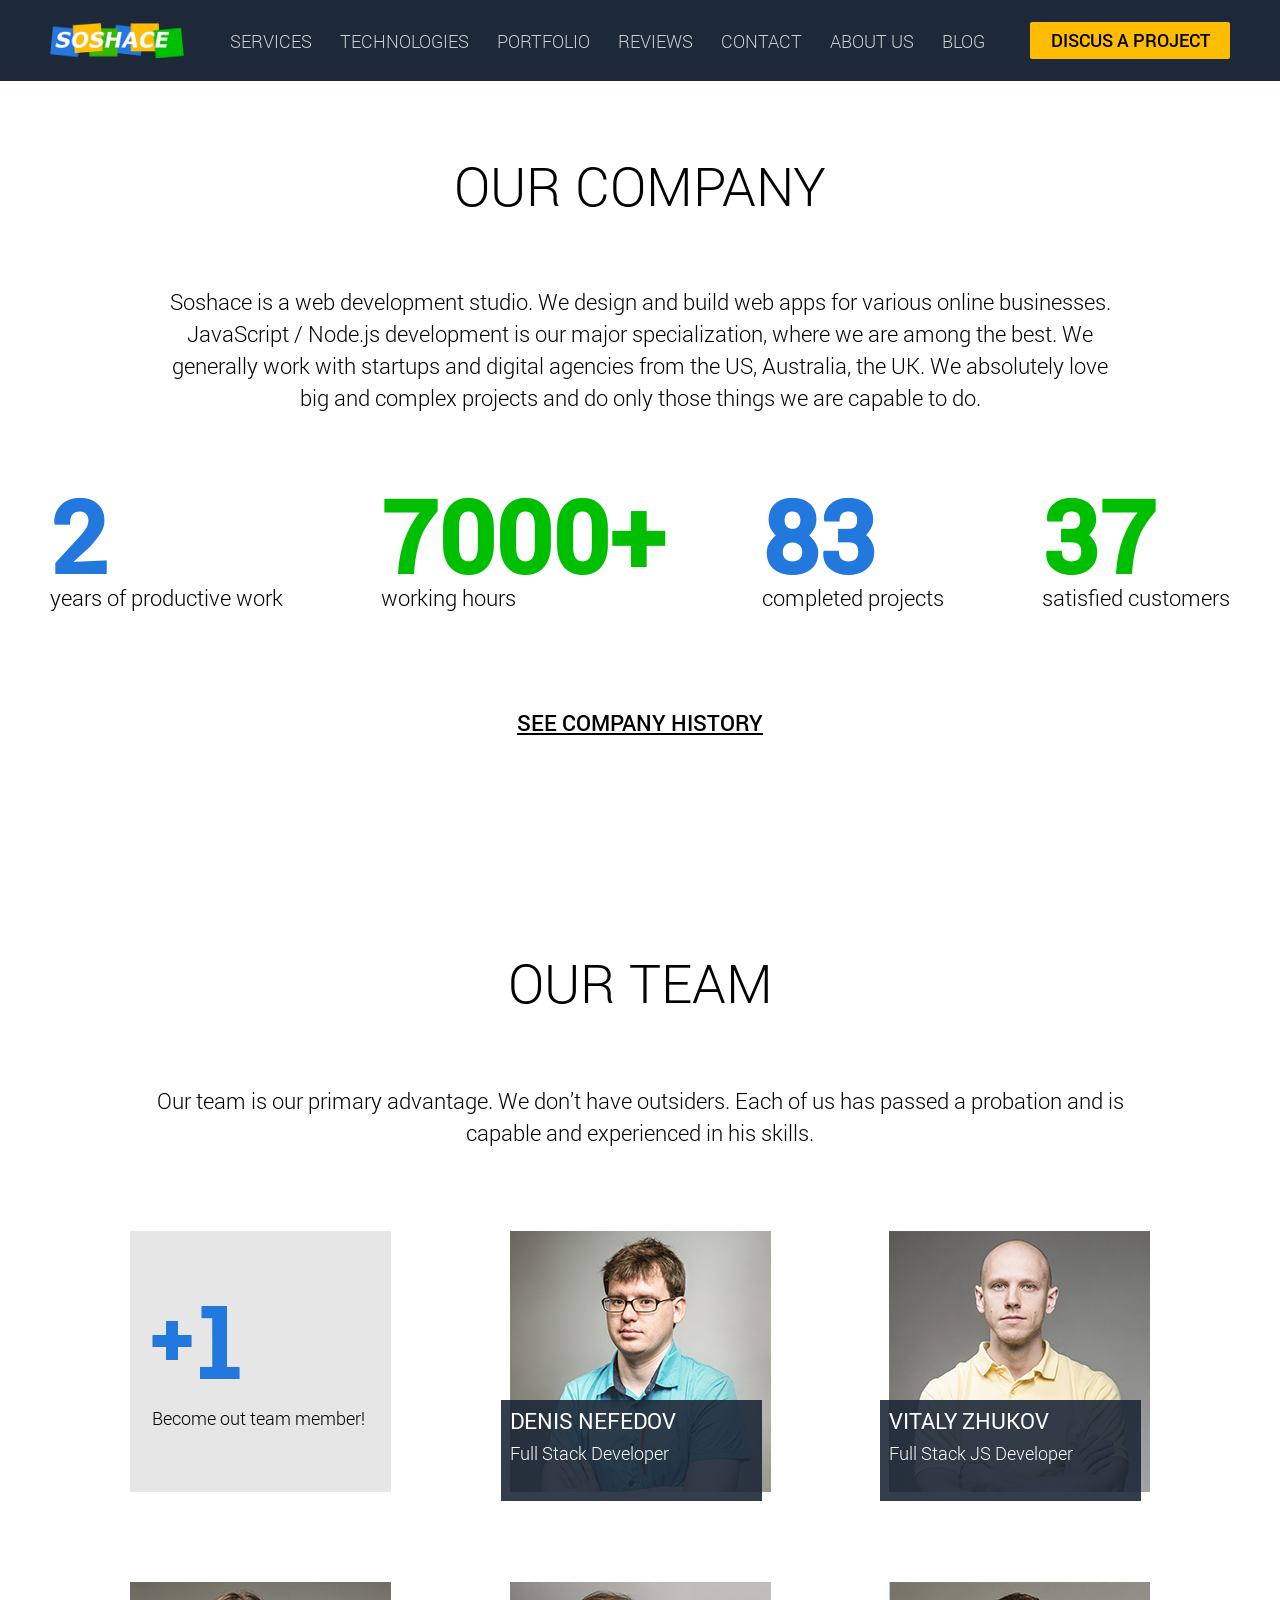
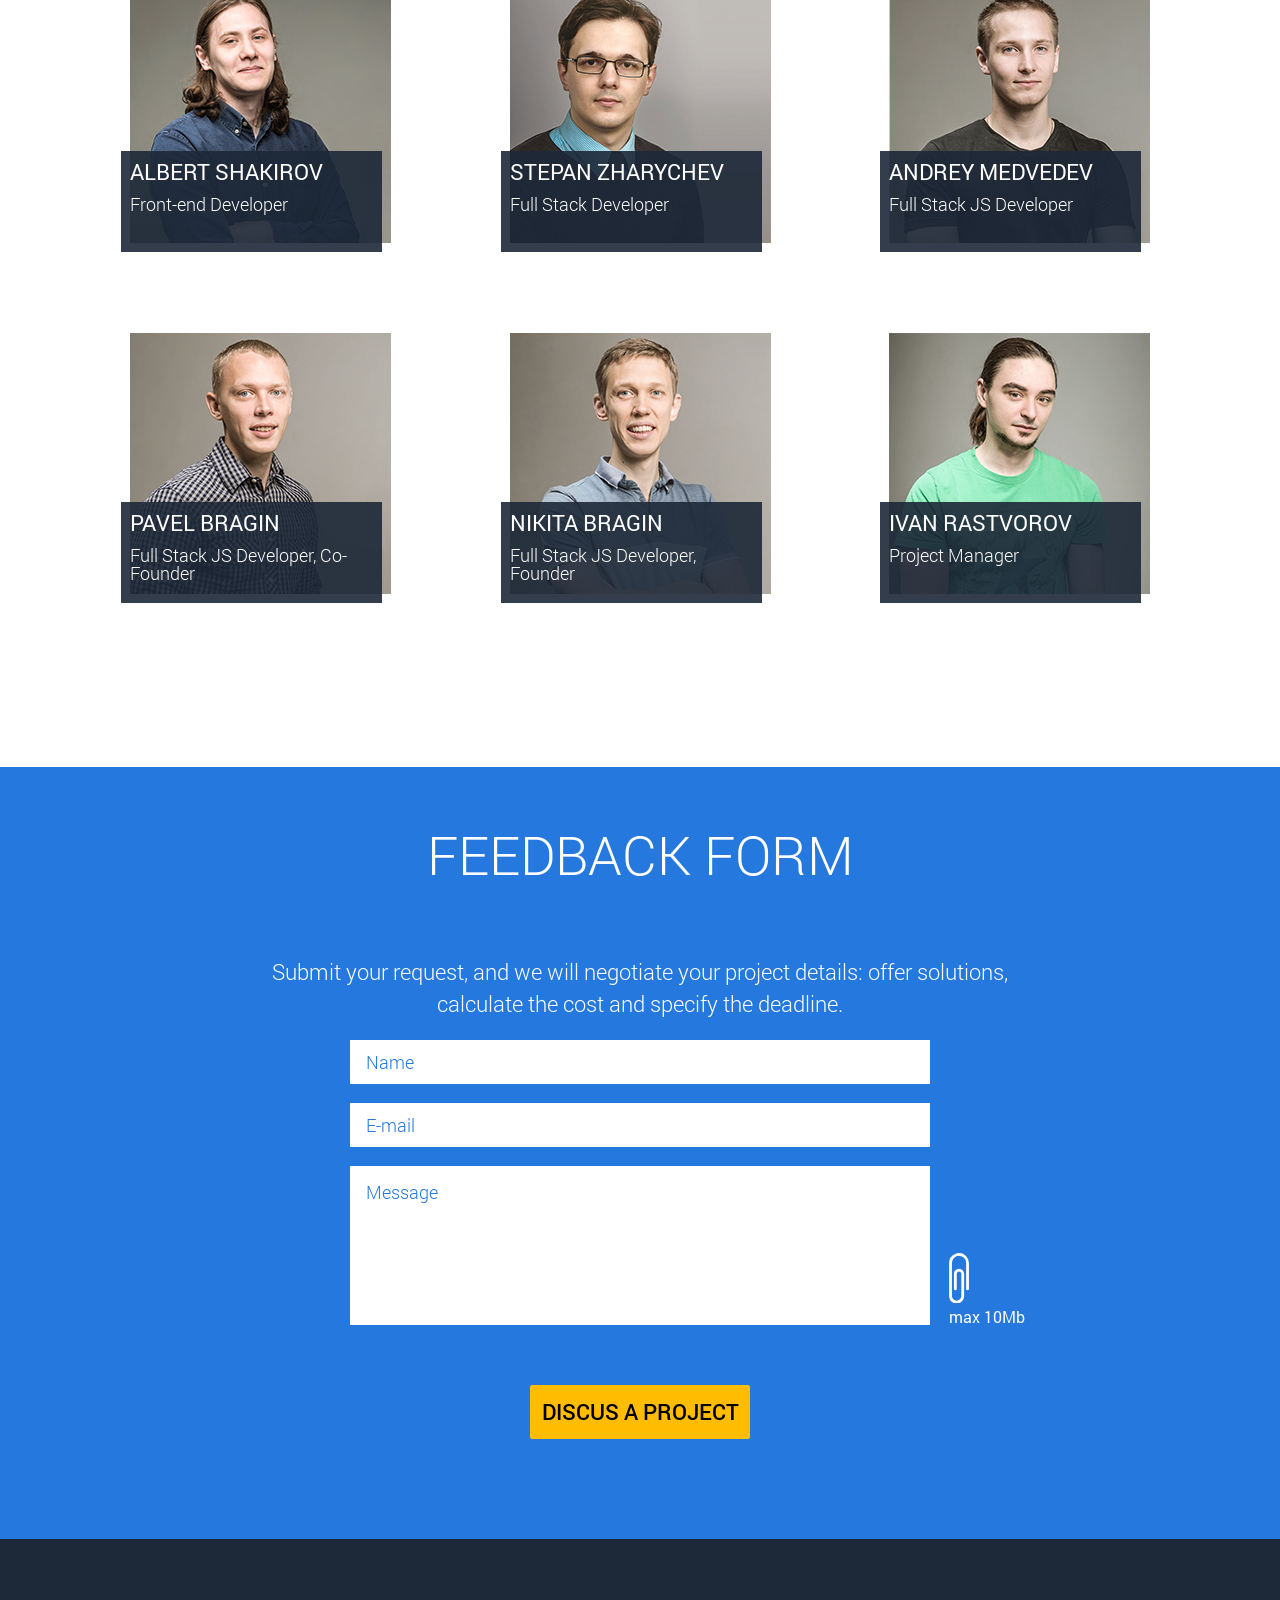
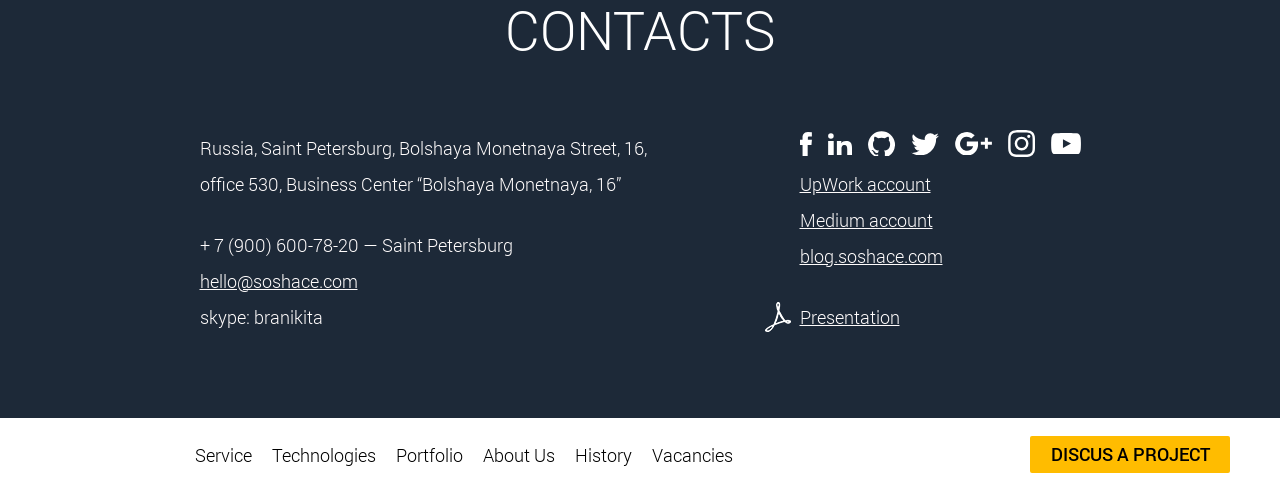
<file: about.html>
<!DOCTYPE html><html lang="en"><head><meta charset="UTF-8"><meta http-equiv="X-UA-Compatible" content="IE=Edge"><title>Title</title><link rel="shortcut icon" href="img/favicon.ico" type="image/x-icon"><link rel="stylesheet" href="css/style.css"><meta name="viewport" content="width=device-width, initial-scale=1, user-scalable=0"><meta name="format-detection" content="telephone=no"></head><body class="body"><div class="header"><div class="wrapper header__wrapper"><a class="logo header__logo" href="index.html"></a><div class="menu"><a class="menu__button" href="#"><div class="menu__button-item"></div><div class="menu__button-item"></div><div class="menu__button-item"></div></a><div class="menu__links"><a class="menu__item" href="services.html">Services</a><a class="menu__item" href="technologies.html">Technologies</a><a class="menu__item" href="portfolio.html">Portfolio</a><a class="menu__item" href="reviews.html">Reviews</a><a class="menu__item" href="contacts.html">Contact</a><a class="menu__item" href="about.html">About Us</a><a class="menu__item" href="history.html">History</a><a class="menu__item" href="careers.html">Vacancies</a><a class="menu__item" href="http://blog.soshace.com/ru/">Blog</a></div></div><a class="button button--small header__button" href="#feedback">Discus a Project</a></div></div><div class="page about-page"><div class="wrapper"><h1 class="section-header section-header--black">Our company</h1><p class="about-page__text">Soshace is a web development studio. We design and build web apps for various online businesses. JavaScript / Node.js development is our major specialization, where we are among the best. We generally work with startups and digital agencies from the US, Australia, the UK. We absolutely love big and complex projects and do only those things we are capable to do.</p><ul class="about-numbers about-numbers--row"><li class="about-numbers__item"><div class="about-numbers__digits about-numbers__digits--blue">2</div><div class="about-numbers__content">years of productive work</div></li><li class="about-numbers__item"><div class="about-numbers__digits about-numbers__digits--green">7000+</div><div class="about-numbers__content">working hours</div></li><li class="about-numbers__item"><div class="about-numbers__digits about-numbers__digits--green">37</div><div class="about-numbers__content">satisfied customers </div></li><li class="about-numbers__item"><div class="about-numbers__digits about-numbers__digits--blue">83</div><div class="about-numbers__content">completed projects</div></li></ul><a class="section-link about-page__history-link" href="history.html">See company history</a><div class="team about-page__team"><h2 class="section-header section-header--black">Our team</h2><p class="team__dscr">Our team is our primary advantage. We don’t have outsiders. Each of us has passed a probation and is capable and experienced in his skills.</p><ul class="team__list"><li class="team__new"><a class="team__new-link" href="careers.html"><div class="team__new-number"></div><div class="team__new-dscr">Become out team member!</div></a></li><li class="teammate"><a class="teammate__link" href="employee.html"><img class="teammate__picture" src="img/teammate-1.jpg" alt="Developer"><div class="teammate__content"><p class="teammate__name">Denis Nefedov</p><p class="teammate__occupation">Full Stack Developer</p></div></a></li><li class="teammate"><a class="teammate__link" href="employee.html"><img class="teammate__picture" src="img/teammate-2.jpg" alt="Developer"><div class="teammate__content"><p class="teammate__name">Vitaly Zhukov</p><p class="teammate__occupation">Full Stack JS Developer</p></div></a></li><li class="teammate"><a class="teammate__link" href="employee.html"><img class="teammate__picture" src="img/teammate-3.jpg" alt="Developer"><div class="teammate__content"><p class="teammate__name">Albert Shakirov</p><p class="teammate__occupation">Front-end Developer</p></div></a></li><li class="teammate"><a class="teammate__link" href="employee.html"><img class="teammate__picture" src="img/teammate-4.jpg" alt="Developer"><div class="teammate__content"><p class="teammate__name">Stepan Zharychev</p><p class="teammate__occupation">Full Stack Developer</p></div></a></li><li class="teammate"><a class="teammate__link" href="employee.html"><img class="teammate__picture" src="img/teammate-5.jpg" alt="Developer"><div class="teammate__content"><p class="teammate__name">Andrey Medvedev</p><p class="teammate__occupation">Full Stack JS Developer</p></div></a></li><li class="teammate"><a class="teammate__link" href="employee.html"><img class="teammate__picture" src="img/teammate-6.jpg" alt="Developer"><div class="teammate__content"><p class="teammate__name">Pavel Bragin</p><p class="teammate__occupation">Full Stack JS Developer, Co-Founder</p></div></a></li><li class="teammate"><a class="teammate__link" href="employee.html"><img class="teammate__picture" src="img/teammate-7.jpg" alt="Developer"><div class="teammate__content"><p class="teammate__name">Nikita Bragin</p><p class="teammate__occupation">Full Stack JS Developer, Founder</p></div></a></li><li class="teammate"><a class="teammate__link" href="employee.html"><img class="teammate__picture" src="img/teammate-8.jpg" alt="Developer"><div class="teammate__content"><p class="teammate__name">Ivan Rastvorov</p><p class="teammate__occupation">Project Manager</p></div></a></li></ul></div></div></div><div class="feedback" id="feedback"><div class="wrapper"><h2 class="section-header">Feedback form</h2><form class="form feedback__form" action="#" method="post"><div class="form__content"><p class="form__dscr">Submit your request, and we will negotiate your project details: offer solutions, calculate the cost and specify the deadline.</p><div class="form__content-container"><input class="input form__input" type="text" placeholder="Name" name="name"><input class="input form__input" type="email" placeholder="E-mail" name="email"><textarea class="input input--textarea form__input" type="text" placeholder="Message" name="message"></textarea><div class="form__upload"><input class="form__upload-input" type="file"><div class="form__upload-icon form__upload-icon--clip"></div><div class="form__upload-text">max 10Mb</div></div><button class="button form__button">Discus a project</button></div></div><div class="form__message form__message--success"><div class="form__message-text">You did it, the request was sent. <br>We will answer you within our work day!</div><div class="form__message-icon"></div></div><div class="form__message form__message--error"><div class="form__message-text">Unfortunately, your request was not sent. <br>Please, contact us:<a class="form__message-link" href="mailto:hello@soshace.com">hello@soshace.com</a></div><div class="form__message-icon"></div></div></form></div></div><div class="contacts section" id="contacts"><div class="wrapper"><h2 class="section-header">Contacts</h2><div class="contacts-content contacts__contacts-content"><div class="contacts-content__section"><p class="contacts-content__item contacts-content__address">Russia, Saint Petersburg, Bolshaya Monetnaya Street, 16, office 530, Business Center “Bolshaya Monetnaya, 16”</p><p class="contacts-content__item contacts-content__phone">+ 7 (900) 600-78-20 — Saint Petersburg</p><a class="contacts-content__item contacts-content__link" href="mailto:hello@soshace.com">hello@soshace.com</a><p class="contacts-content__item">skype: branikita</p></div><div class="contacts-content__section"><div class="socials"><a class="socials__item socials__item--fb" target="_blank" href="https://www.facebook.com/soshace"></a><a class="socials__item socials__item--linkedin" target="_blank" href="https://www.linkedin.com/company/soshace"></a><a class="socials__item socials__item--github" target="_blank" href="https://github.com/soshace"></a><a class="socials__item socials__item--twitter" target="_blank" href="https://twitter.com/hisoshace"></a><a class="socials__item socials__item--google" target="_blank" href="https://plus.google.com/100228434511699964309"></a><a class="socials__item socials__item--instagram" target="_blank" href="https://www.instagram.com/soshaceteam/"></a><a class="socials__item socials__item--youtube" target="_blank" href="https://www.youtube.com/channel/UCfsRJLF3BrA-xCFlYCGR7EA"></a></div><a class="contacts-content__item contacts-content__link" target="_blank" href="https://www.upwork.com/o/companies/_~0195981d091a50e50f/">UpWork account</a><a class="contacts-content__item contacts-content__link" target="_blank" href="https://medium.com/@soshace">Medium account</a><a class="contacts-content__item contacts-content__link" target="_blank" href="http://blog.soshace.com/ru/">blog.soshace.com</a><a class="contacts-content__item contacts-content__link contacts-content__presentation" target="_blank" href="http://soshace.com/data/files/soshace_presentation_eng.pdf">Presentation</a></div></div></div></div><div class="footer"><div class="wrapper footer__wrapper"><ul class="sitemap"><li class="sitemap__item"><a class="sitemap__link" href="services.html">Service</a></li><li class="sitemap__item"><a class="sitemap__link" href="technologies.html">Technologies</a></li><li class="sitemap__item"><a class="sitemap__link" href="portfolio.html">Portfolio</a></li><li class="sitemap__item"><a class="sitemap__link" href="about.html">About Us</a></li><li class="sitemap__item"><a class="sitemap__link" href="history.html">History</a></li><li class="sitemap__item"><a class="sitemap__link" href="careers.html">Vacancies</a></li></ul><a class="button button--small" href="#feedback">Discus a Project</a></div></div><script type="text/javascript" src="js/jquery.min.js"></script><script type="text/javascript" src="js/plugins.js"></script><script type="text/javascript" src="js/script.js"></script></body></html>
</file>
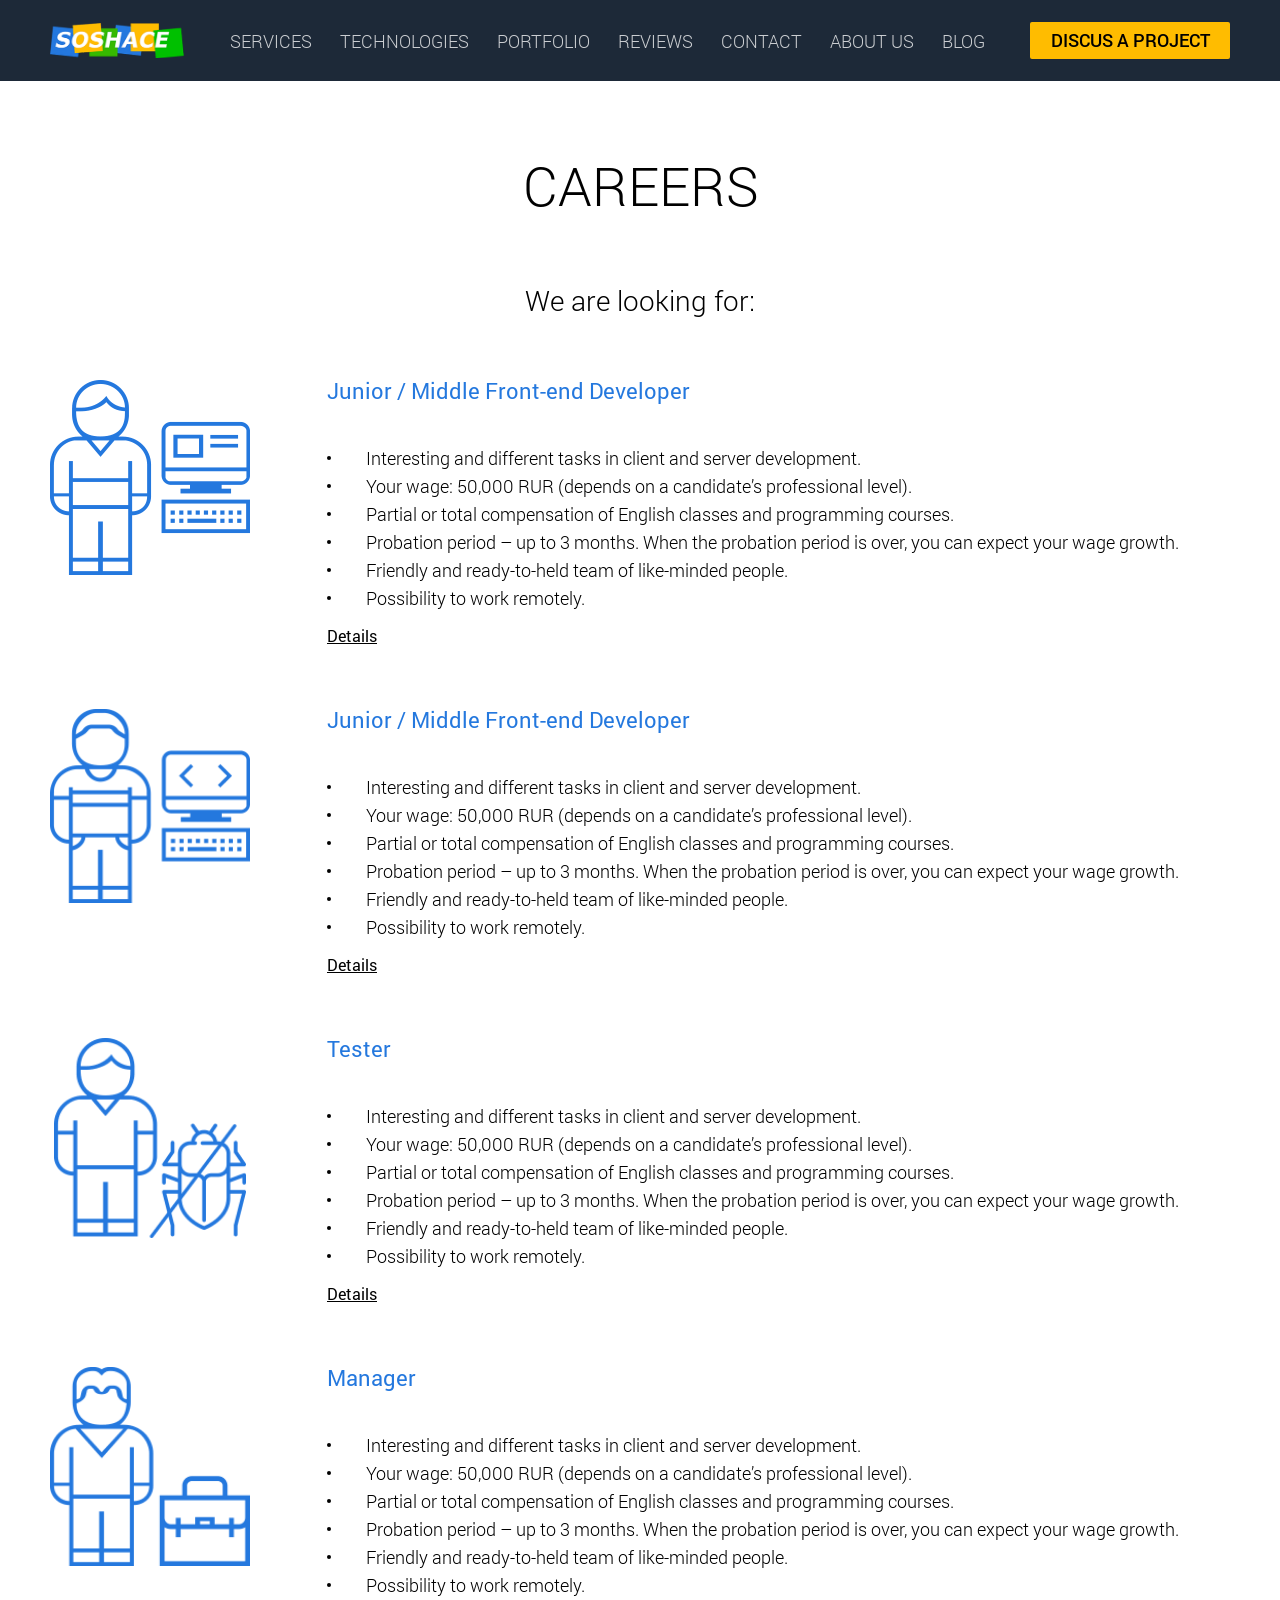
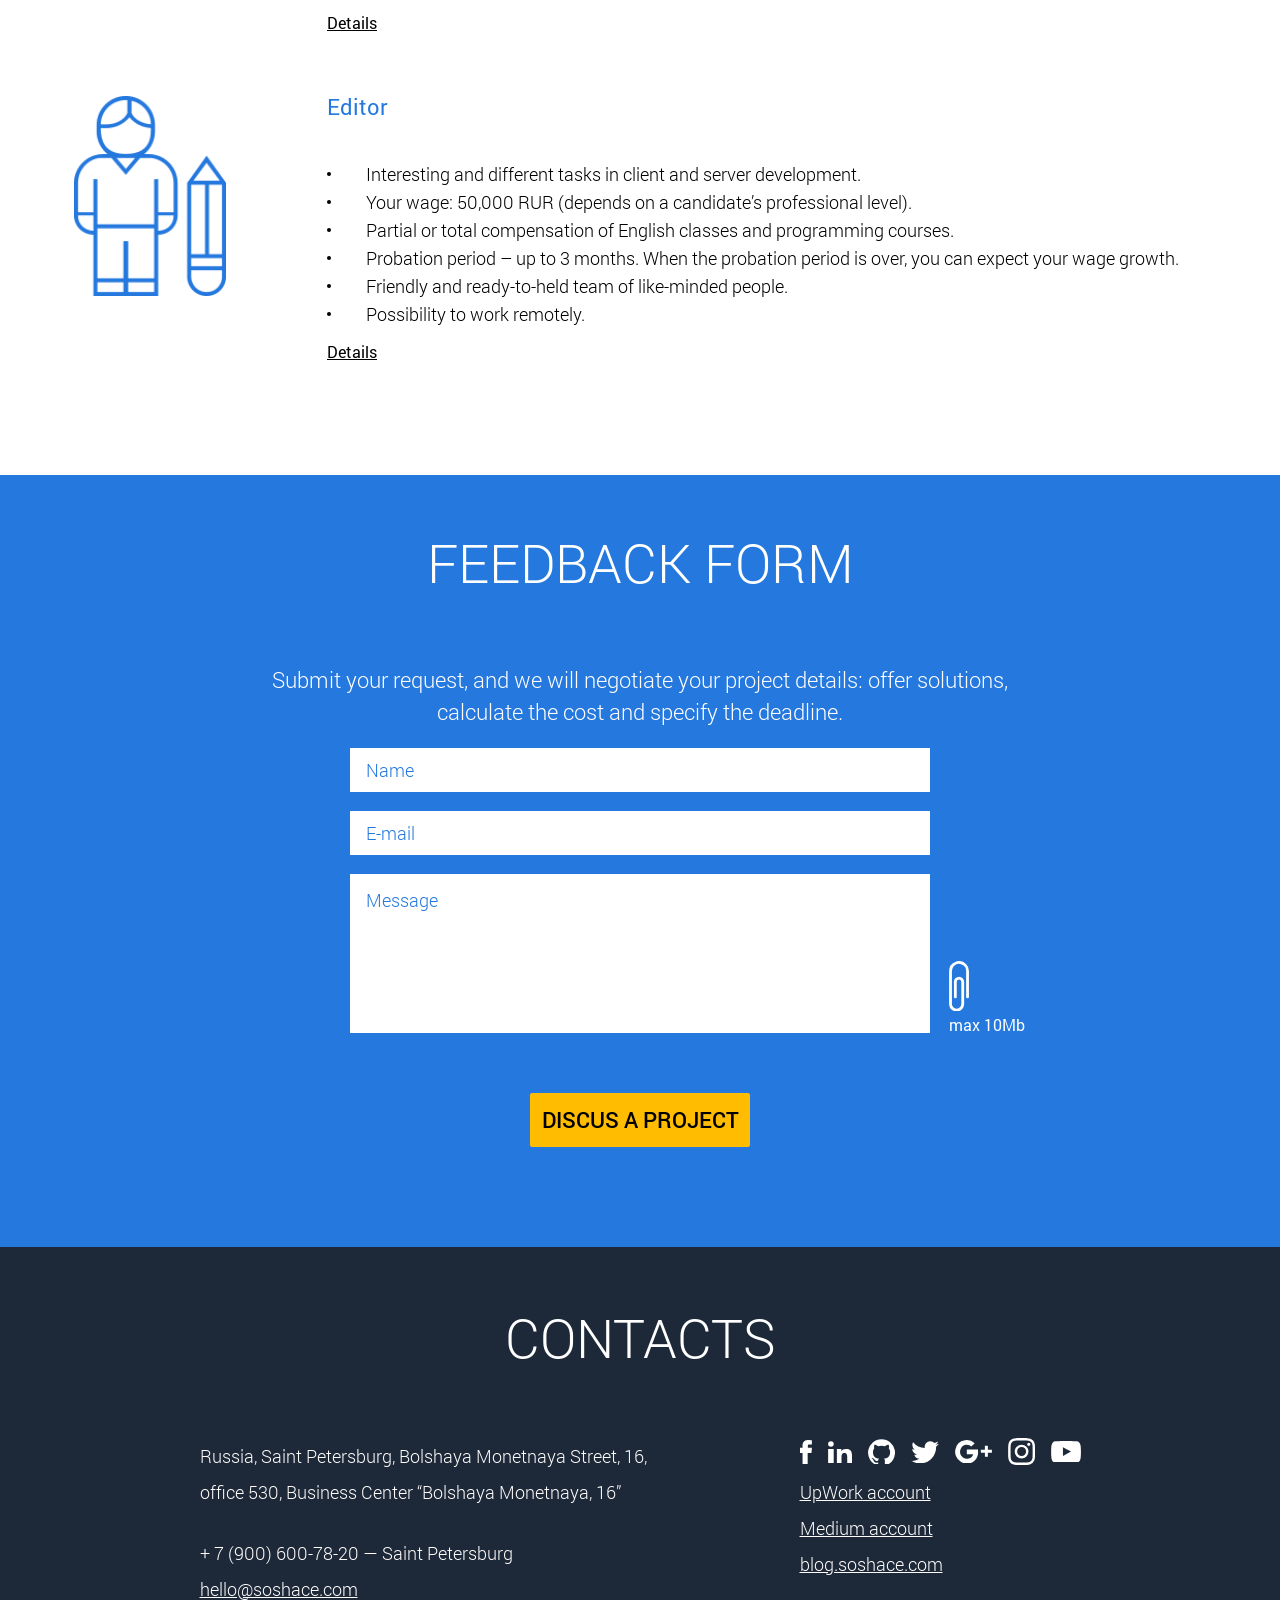
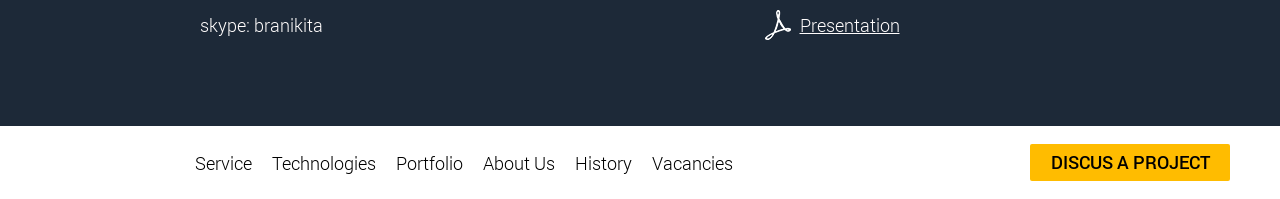
<file: careers.html>
<!DOCTYPE html><html lang="en"><head><meta charset="UTF-8"><meta http-equiv="X-UA-Compatible" content="IE=Edge"><title>Title</title><link rel="shortcut icon" href="img/favicon.ico" type="image/x-icon"><link rel="stylesheet" href="css/style.css"><meta name="viewport" content="width=device-width, initial-scale=1, user-scalable=0"><meta name="format-detection" content="telephone=no"></head><body class="body"><div class="header"><div class="wrapper header__wrapper"><a class="logo header__logo" href="index.html"></a><div class="menu"><a class="menu__button" href="#"><div class="menu__button-item"></div><div class="menu__button-item"></div><div class="menu__button-item"></div></a><div class="menu__links"><a class="menu__item" href="services.html">Services</a><a class="menu__item" href="technologies.html">Technologies</a><a class="menu__item" href="portfolio.html">Portfolio</a><a class="menu__item" href="reviews.html">Reviews</a><a class="menu__item" href="contacts.html">Contact</a><a class="menu__item" href="about.html">About Us</a><a class="menu__item" href="history.html">History</a><a class="menu__item" href="careers.html">Vacancies</a><a class="menu__item" href="http://blog.soshace.com/ru/">Blog</a></div></div><a class="button button--small header__button" href="#feedback">Discus a Project</a></div></div><div class="page careers"><div class="wrapper"><h1 class="section-header section-header--black">Careers</h1><h2 class="careers__subheader">We are looking for:</h2><ul class="careers__vacancies"><li class="vacancy"><div class="vacancy__icon vacancy__icon--developer-js"></div><div class="vacancy__content"><a class="vacancy__name" href="#">Junior / Middle Front-end Developer</a><ul class="vacancy__list"><li class="vacancy__list-item">Interesting and different tasks in client and server development. </li><li class="vacancy__list-item">Your wage: 50,000 RUR (depends on a candidate’s professional level).</li><li class="vacancy__list-item">Partial or total compensation of English classes and programming courses.  </li><li class="vacancy__list-item">Probation period – up to 3 months. When the probation period is over, you can expect your wage growth.  </li><li class="vacancy__list-item">Friendly and ready-to-held team of like-minded people. </li><li class="vacancy__list-item">Possibility to work remotely.</li></ul><a class="vacancy__link" href="#">Details</a><div class="vacancy__details"><p class="vacancy__text">If you are not confident in your skills, submit your resume anyway. Whatever it may bring, we will probably see you as our team member!</p><h3 class="vacancy__content-header">We offer:</h3><ul class="vacancy__list"><li class="vacancy__list-item">Interesting and different tasks in client and server development. </li><li class="vacancy__list-item">Your wage: 50,000 RUR (depends on a candidate’s professional level).</li><li class="vacancy__list-item">Partial or total compensation of English classes and programming courses.  </li><li class="vacancy__list-item">Probation period – up to 3 months. When the probation period is over, you can expect your wage growth.  </li><li class="vacancy__list-item">Friendly and ready-to-held team of like-minded people. </li><li class="vacancy__list-item">Possibility to work remotely.</li></ul></div></div></li><li class="vacancy"><div class="vacancy__icon vacancy__icon--developer-front"></div><div class="vacancy__content"><a class="vacancy__name" href="#">Junior / Middle Front-end Developer</a><ul class="vacancy__list"><li class="vacancy__list-item">Interesting and different tasks in client and server development. </li><li class="vacancy__list-item">Your wage: 50,000 RUR (depends on a candidate’s professional level).</li><li class="vacancy__list-item">Partial or total compensation of English classes and programming courses.  </li><li class="vacancy__list-item">Probation period – up to 3 months. When the probation period is over, you can expect your wage growth.  </li><li class="vacancy__list-item">Friendly and ready-to-held team of like-minded people. </li><li class="vacancy__list-item">Possibility to work remotely.</li></ul><a class="vacancy__link" href="#">Details</a><div class="vacancy__details"><p class="vacancy__text">If you are not confident in your skills, submit your resume anyway. Whatever it may bring, we will probably see you as our team member!</p><h3 class="vacancy__content-header">We offer:</h3><ul class="vacancy__list"><li class="vacancy__list-item">Interesting and different tasks in client and server development. </li><li class="vacancy__list-item">Your wage: 50,000 RUR (depends on a candidate’s professional level).</li><li class="vacancy__list-item">Partial or total compensation of English classes and programming courses.  </li><li class="vacancy__list-item">Probation period – up to 3 months. When the probation period is over, you can expect your wage growth.  </li><li class="vacancy__list-item">Friendly and ready-to-held team of like-minded people. </li><li class="vacancy__list-item">Possibility to work remotely.</li></ul></div></div></li><li class="vacancy"><div class="vacancy__icon vacancy__icon--tester"></div><div class="vacancy__content"><a class="vacancy__name" href="#">Tester</a><ul class="vacancy__list"><li class="vacancy__list-item">Interesting and different tasks in client and server development. </li><li class="vacancy__list-item">Your wage: 50,000 RUR (depends on a candidate’s professional level).</li><li class="vacancy__list-item">Partial or total compensation of English classes and programming courses.  </li><li class="vacancy__list-item">Probation period – up to 3 months. When the probation period is over, you can expect your wage growth.  </li><li class="vacancy__list-item">Friendly and ready-to-held team of like-minded people. </li><li class="vacancy__list-item">Possibility to work remotely.</li></ul><a class="vacancy__link" href="#">Details</a><div class="vacancy__details"><p class="vacancy__text">If you are not confident in your skills, submit your resume anyway. Whatever it may bring, we will probably see you as our team member!</p><h3 class="vacancy__content-header">We offer:</h3><ul class="vacancy__list"><li class="vacancy__list-item">Interesting and different tasks in client and server development. </li><li class="vacancy__list-item">Your wage: 50,000 RUR (depends on a candidate’s professional level).</li><li class="vacancy__list-item">Partial or total compensation of English classes and programming courses.  </li><li class="vacancy__list-item">Probation period – up to 3 months. When the probation period is over, you can expect your wage growth.  </li><li class="vacancy__list-item">Friendly and ready-to-held team of like-minded people. </li><li class="vacancy__list-item">Possibility to work remotely.</li></ul></div></div></li><li class="vacancy"><div class="vacancy__icon vacancy__icon--manager"></div><div class="vacancy__content"><a class="vacancy__name" href="#">Manager</a><ul class="vacancy__list"><li class="vacancy__list-item">Interesting and different tasks in client and server development. </li><li class="vacancy__list-item">Your wage: 50,000 RUR (depends on a candidate’s professional level).</li><li class="vacancy__list-item">Partial or total compensation of English classes and programming courses.  </li><li class="vacancy__list-item">Probation period – up to 3 months. When the probation period is over, you can expect your wage growth.  </li><li class="vacancy__list-item">Friendly and ready-to-held team of like-minded people. </li><li class="vacancy__list-item">Possibility to work remotely.</li></ul><a class="vacancy__link" href="#">Details</a><div class="vacancy__details"><p class="vacancy__text">If you are not confident in your skills, submit your resume anyway. Whatever it may bring, we will probably see you as our team member!</p><h3 class="vacancy__content-header">We offer:</h3><ul class="vacancy__list"><li class="vacancy__list-item">Interesting and different tasks in client and server development. </li><li class="vacancy__list-item">Your wage: 50,000 RUR (depends on a candidate’s professional level).</li><li class="vacancy__list-item">Partial or total compensation of English classes and programming courses.  </li><li class="vacancy__list-item">Probation period – up to 3 months. When the probation period is over, you can expect your wage growth.  </li><li class="vacancy__list-item">Friendly and ready-to-held team of like-minded people. </li><li class="vacancy__list-item">Possibility to work remotely.</li></ul></div></div></li><li class="vacancy"><div class="vacancy__icon vacancy__icon--editor"></div><div class="vacancy__content"><a class="vacancy__name" href="#">Editor</a><ul class="vacancy__list"><li class="vacancy__list-item">Interesting and different tasks in client and server development. </li><li class="vacancy__list-item">Your wage: 50,000 RUR (depends on a candidate’s professional level).</li><li class="vacancy__list-item">Partial or total compensation of English classes and programming courses.  </li><li class="vacancy__list-item">Probation period – up to 3 months. When the probation period is over, you can expect your wage growth.  </li><li class="vacancy__list-item">Friendly and ready-to-held team of like-minded people. </li><li class="vacancy__list-item">Possibility to work remotely.</li></ul><a class="vacancy__link" href="#">Details</a><div class="vacancy__details"><p class="vacancy__text">If you are not confident in your skills, submit your resume anyway. Whatever it may bring, we will probably see you as our team member!</p><h3 class="vacancy__content-header">We offer:</h3><ul class="vacancy__list"><li class="vacancy__list-item">Interesting and different tasks in client and server development. </li><li class="vacancy__list-item">Your wage: 50,000 RUR (depends on a candidate’s professional level).</li><li class="vacancy__list-item">Partial or total compensation of English classes and programming courses.  </li><li class="vacancy__list-item">Probation period – up to 3 months. When the probation period is over, you can expect your wage growth.  </li><li class="vacancy__list-item">Friendly and ready-to-held team of like-minded people. </li><li class="vacancy__list-item">Possibility to work remotely.</li></ul></div></div></li></ul></div></div><div class="feedback" id="feedback"><div class="wrapper"><h2 class="section-header">Feedback form</h2><form class="form feedback__form" action="#" method="post"><div class="form__content"><p class="form__dscr">Submit your request, and we will negotiate your project details: offer solutions, calculate the cost and specify the deadline.</p><div class="form__content-container"><input class="input form__input" type="text" placeholder="Name" name="name"><input class="input form__input" type="email" placeholder="E-mail" name="email"><textarea class="input input--textarea form__input" type="text" placeholder="Message" name="message"></textarea><div class="form__upload"><input class="form__upload-input" type="file"><div class="form__upload-icon form__upload-icon--clip"></div><div class="form__upload-text">max 10Mb</div></div><button class="button form__button">Discus a project</button></div></div><div class="form__message form__message--success"><div class="form__message-text">You did it, the request was sent. <br>We will answer you within our work day!</div><div class="form__message-icon"></div></div><div class="form__message form__message--error"><div class="form__message-text">Unfortunately, your request was not sent. <br>Please, contact us:<a class="form__message-link" href="mailto:hello@soshace.com">hello@soshace.com</a></div><div class="form__message-icon"></div></div></form></div></div><div class="contacts section" id="contacts"><div class="wrapper"><h2 class="section-header">Contacts</h2><div class="contacts-content contacts__contacts-content"><div class="contacts-content__section"><p class="contacts-content__item contacts-content__address">Russia, Saint Petersburg, Bolshaya Monetnaya Street, 16, office 530, Business Center “Bolshaya Monetnaya, 16”</p><p class="contacts-content__item contacts-content__phone">+ 7 (900) 600-78-20 — Saint Petersburg</p><a class="contacts-content__item contacts-content__link" href="mailto:hello@soshace.com">hello@soshace.com</a><p class="contacts-content__item">skype: branikita</p></div><div class="contacts-content__section"><div class="socials"><a class="socials__item socials__item--fb" target="_blank" href="https://www.facebook.com/soshace"></a><a class="socials__item socials__item--linkedin" target="_blank" href="https://www.linkedin.com/company/soshace"></a><a class="socials__item socials__item--github" target="_blank" href="https://github.com/soshace"></a><a class="socials__item socials__item--twitter" target="_blank" href="https://twitter.com/hisoshace"></a><a class="socials__item socials__item--google" target="_blank" href="https://plus.google.com/100228434511699964309"></a><a class="socials__item socials__item--instagram" target="_blank" href="https://www.instagram.com/soshaceteam/"></a><a class="socials__item socials__item--youtube" target="_blank" href="https://www.youtube.com/channel/UCfsRJLF3BrA-xCFlYCGR7EA"></a></div><a class="contacts-content__item contacts-content__link" target="_blank" href="https://www.upwork.com/o/companies/_~0195981d091a50e50f/">UpWork account</a><a class="contacts-content__item contacts-content__link" target="_blank" href="https://medium.com/@soshace">Medium account</a><a class="contacts-content__item contacts-content__link" target="_blank" href="http://blog.soshace.com/ru/">blog.soshace.com</a><a class="contacts-content__item contacts-content__link contacts-content__presentation" target="_blank" href="http://soshace.com/data/files/soshace_presentation_eng.pdf">Presentation</a></div></div></div></div><div class="footer"><div class="wrapper footer__wrapper"><ul class="sitemap"><li class="sitemap__item"><a class="sitemap__link" href="services.html">Service</a></li><li class="sitemap__item"><a class="sitemap__link" href="technologies.html">Technologies</a></li><li class="sitemap__item"><a class="sitemap__link" href="portfolio.html">Portfolio</a></li><li class="sitemap__item"><a class="sitemap__link" href="about.html">About Us</a></li><li class="sitemap__item"><a class="sitemap__link" href="history.html">History</a></li><li class="sitemap__item"><a class="sitemap__link" href="careers.html">Vacancies</a></li></ul><a class="button button--small" href="#feedback">Discus a Project</a></div></div><script type="text/javascript" src="js/jquery.min.js"></script><script type="text/javascript" src="js/plugins.js"></script><script type="text/javascript" src="js/script.js"></script></body></html>
</file>
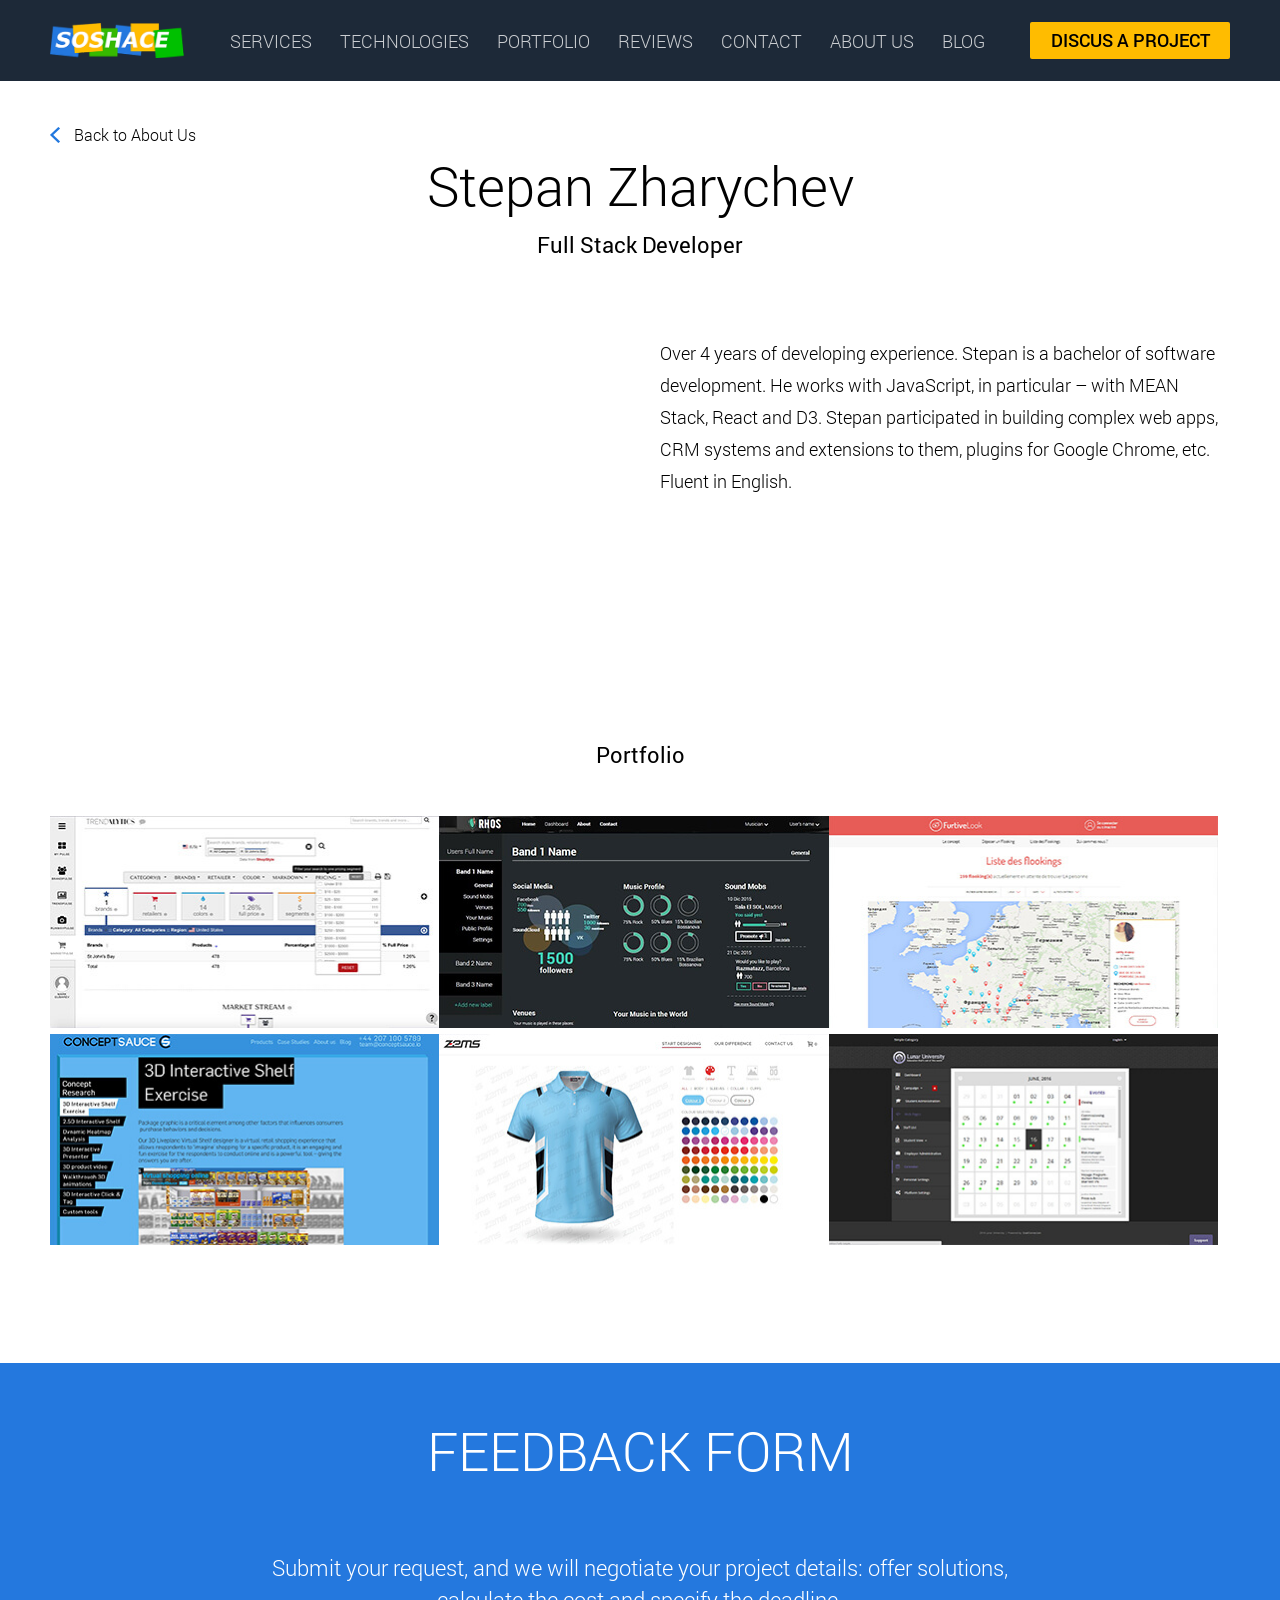
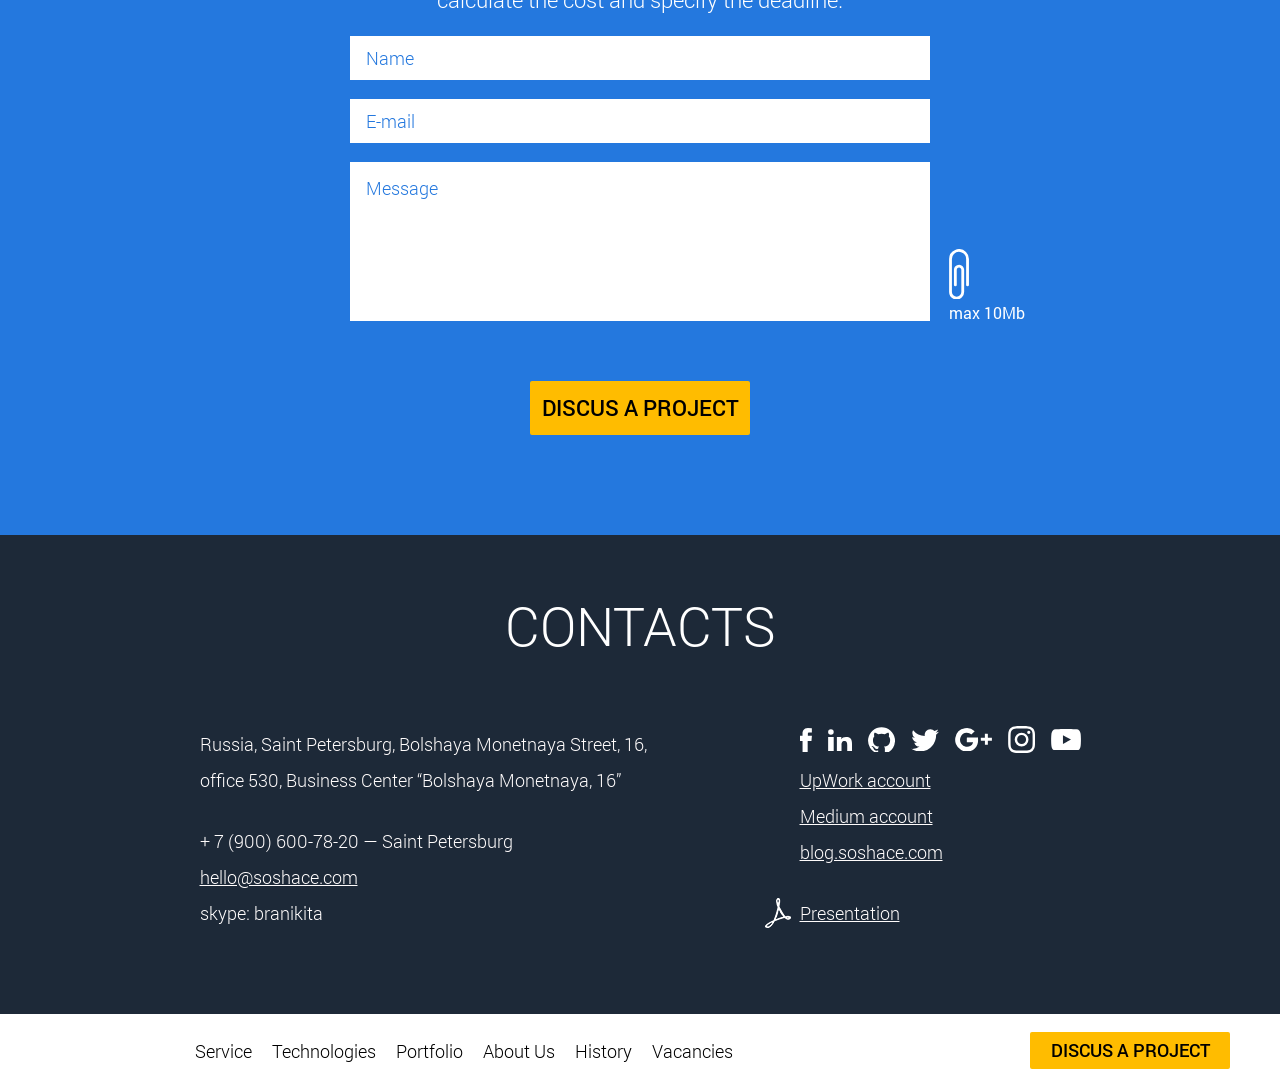
<file: employee-video.html>
<!DOCTYPE html><html lang="en"><head><meta charset="UTF-8"><meta http-equiv="X-UA-Compatible" content="IE=Edge"><title>Title</title><link rel="shortcut icon" href="img/favicon.ico" type="image/x-icon"><link rel="stylesheet" href="css/style.css"><meta name="viewport" content="width=device-width, initial-scale=1, user-scalable=0"><meta name="format-detection" content="telephone=no"></head><body class="body"><div class="header"><div class="wrapper header__wrapper"><a class="logo header__logo" href="index.html"></a><div class="menu"><a class="menu__button" href="#"><div class="menu__button-item"></div><div class="menu__button-item"></div><div class="menu__button-item"></div></a><div class="menu__links"><a class="menu__item" href="services.html">Services</a><a class="menu__item" href="technologies.html">Technologies</a><a class="menu__item" href="portfolio.html">Portfolio</a><a class="menu__item" href="reviews.html">Reviews</a><a class="menu__item" href="contacts.html">Contact</a><a class="menu__item" href="about.html">About Us</a><a class="menu__item" href="history.html">History</a><a class="menu__item" href="careers.html">Vacancies</a><a class="menu__item" href="http://blog.soshace.com/ru/">Blog</a></div></div><a class="button button--small header__button" href="#feedback">Discus a Project</a></div></div><div class="page employee"><div class="wrapper"><a class="link-back employee__link-back" href="about.html">Back to About Us</a><h1 class="section-header section-header--black employee__name">Stepan Zharychev</h1><h2 class="section-subheader">Full Stack Developer</h2><div class="employee__content"><iframe class="employee__video" src="https://www.youtube.com/embed/NpEaa2P7qZI" frameborder="0" allowfullscreen=""></iframe><p class="employee__dscr">Over 4 years of developing experience. Stepan is a bachelor of software development. He works with JavaScript, in particular – with MEAN Stack, React and D3. Stepan participated in building complex web apps, CRM systems and extensions to them, plugins for Google Chrome, etc. Fluent in English.</p></div><h2 class="section-subheader">Portfolio</h2><div class="portfolio-list employee__portfolio"><div class="portfolio-list__item"><div class="portfolio-item"><img class="portfolio-item__picture" src="img/portfolio-1.jpg" alt="Portfolio"><div class="portfolio-item__info"><div class="portfolio-item__info-top"><div class="portfolio-item__title">Furtivelook</div><div class="portfolio-item__dscr"> <span class="portfolio-item__dscr-header">Task: </span>Develop the functional part for a web app on dating across the world. </div></div><a class="portfolio-item__link" href="project.html">Details</a></div></div></div><div class="portfolio-list__item"><div class="portfolio-item"><img class="portfolio-item__picture" src="img/portfolio-2.jpg" alt="Portfolio"><div class="portfolio-item__info"><div class="portfolio-item__info-top"><div class="portfolio-item__title">Furtivelook</div><div class="portfolio-item__dscr"> <span class="portfolio-item__dscr-header">Task: </span>Develop the functional part for a web app on dating across the world. </div></div><a class="portfolio-item__link" href="project.html">Details</a></div></div></div><div class="portfolio-list__item"><div class="portfolio-item"><img class="portfolio-item__picture" src="img/portfolio-3.jpg" alt="Portfolio"><div class="portfolio-item__info"><div class="portfolio-item__info-top"><div class="portfolio-item__title">Furtivelook</div><div class="portfolio-item__dscr"> <span class="portfolio-item__dscr-header">Task: </span>Develop the functional part for a web app on dating across the world. </div></div><a class="portfolio-item__link" href="project.html">Details</a></div></div></div><div class="portfolio-list__item"><div class="portfolio-item"><img class="portfolio-item__picture" src="img/portfolio-4.jpg" alt="Portfolio"><div class="portfolio-item__info"><div class="portfolio-item__info-top"><div class="portfolio-item__title">Furtivelook</div><div class="portfolio-item__dscr"> <span class="portfolio-item__dscr-header">Task: </span>Develop the functional part for a web app on dating across the world. </div></div><a class="portfolio-item__link" href="project.html">Details</a></div></div></div><div class="portfolio-list__item"><div class="portfolio-item"><img class="portfolio-item__picture" src="img/portfolio-5.jpg" alt="Portfolio"><div class="portfolio-item__info"><div class="portfolio-item__info-top"><div class="portfolio-item__title">Furtivelook</div><div class="portfolio-item__dscr"> <span class="portfolio-item__dscr-header">Task: </span>Develop the functional part for a web app on dating across the world. </div></div><a class="portfolio-item__link" href="project.html">Details</a></div></div></div><div class="portfolio-list__item"><div class="portfolio-item"><img class="portfolio-item__picture" src="img/portfolio-6.jpg" alt="Portfolio"><div class="portfolio-item__info"><div class="portfolio-item__info-top"><div class="portfolio-item__title">Furtivelook</div><div class="portfolio-item__dscr"> <span class="portfolio-item__dscr-header">Task: </span>Develop the functional part for a web app on dating across the world. </div></div><a class="portfolio-item__link" href="project.html">Details</a></div></div></div></div><a class="section-link employee__portfolio-link" href="portfolio.html">View All Projects</a></div></div><div class="feedback" id="feedback"><div class="wrapper"><h2 class="section-header">Feedback form</h2><form class="form feedback__form" action="#" method="post"><div class="form__content"><p class="form__dscr">Submit your request, and we will negotiate your project details: offer solutions, calculate the cost and specify the deadline.</p><div class="form__content-container"><input class="input form__input" type="text" placeholder="Name" name="name"><input class="input form__input" type="email" placeholder="E-mail" name="email"><textarea class="input input--textarea form__input" type="text" placeholder="Message" name="message"></textarea><div class="form__upload"><input class="form__upload-input" type="file"><div class="form__upload-icon form__upload-icon--clip"></div><div class="form__upload-text">max 10Mb</div></div><button class="button form__button">Discus a project</button></div></div><div class="form__message form__message--success"><div class="form__message-text">You did it, the request was sent. <br>We will answer you within our work day!</div><div class="form__message-icon"></div></div><div class="form__message form__message--error"><div class="form__message-text">Unfortunately, your request was not sent. <br>Please, contact us:<a class="form__message-link" href="mailto:hello@soshace.com">hello@soshace.com</a></div><div class="form__message-icon"></div></div></form></div></div><div class="contacts section" id="contacts"><div class="wrapper"><h2 class="section-header">Contacts</h2><div class="contacts-content contacts__contacts-content"><div class="contacts-content__section"><p class="contacts-content__item contacts-content__address">Russia, Saint Petersburg, Bolshaya Monetnaya Street, 16, office 530, Business Center “Bolshaya Monetnaya, 16”</p><p class="contacts-content__item contacts-content__phone">+ 7 (900) 600-78-20 — Saint Petersburg</p><a class="contacts-content__item contacts-content__link" href="mailto:hello@soshace.com">hello@soshace.com</a><p class="contacts-content__item">skype: branikita</p></div><div class="contacts-content__section"><div class="socials"><a class="socials__item socials__item--fb" target="_blank" href="https://www.facebook.com/soshace"></a><a class="socials__item socials__item--linkedin" target="_blank" href="https://www.linkedin.com/company/soshace"></a><a class="socials__item socials__item--github" target="_blank" href="https://github.com/soshace"></a><a class="socials__item socials__item--twitter" target="_blank" href="https://twitter.com/hisoshace"></a><a class="socials__item socials__item--google" target="_blank" href="https://plus.google.com/100228434511699964309"></a><a class="socials__item socials__item--instagram" target="_blank" href="https://www.instagram.com/soshaceteam/"></a><a class="socials__item socials__item--youtube" target="_blank" href="https://www.youtube.com/channel/UCfsRJLF3BrA-xCFlYCGR7EA"></a></div><a class="contacts-content__item contacts-content__link" target="_blank" href="https://www.upwork.com/o/companies/_~0195981d091a50e50f/">UpWork account</a><a class="contacts-content__item contacts-content__link" target="_blank" href="https://medium.com/@soshace">Medium account</a><a class="contacts-content__item contacts-content__link" target="_blank" href="http://blog.soshace.com/ru/">blog.soshace.com</a><a class="contacts-content__item contacts-content__link contacts-content__presentation" target="_blank" href="http://soshace.com/data/files/soshace_presentation_eng.pdf">Presentation</a></div></div></div></div><div class="footer"><div class="wrapper footer__wrapper"><ul class="sitemap"><li class="sitemap__item"><a class="sitemap__link" href="services.html">Service</a></li><li class="sitemap__item"><a class="sitemap__link" href="technologies.html">Technologies</a></li><li class="sitemap__item"><a class="sitemap__link" href="portfolio.html">Portfolio</a></li><li class="sitemap__item"><a class="sitemap__link" href="about.html">About Us</a></li><li class="sitemap__item"><a class="sitemap__link" href="history.html">History</a></li><li class="sitemap__item"><a class="sitemap__link" href="careers.html">Vacancies</a></li></ul><a class="button button--small" href="#feedback">Discus a Project</a></div></div><script type="text/javascript" src="js/jquery.min.js"></script><script type="text/javascript" src="js/plugins.js"></script><script type="text/javascript" src="js/script.js"></script></body></html>
</file>
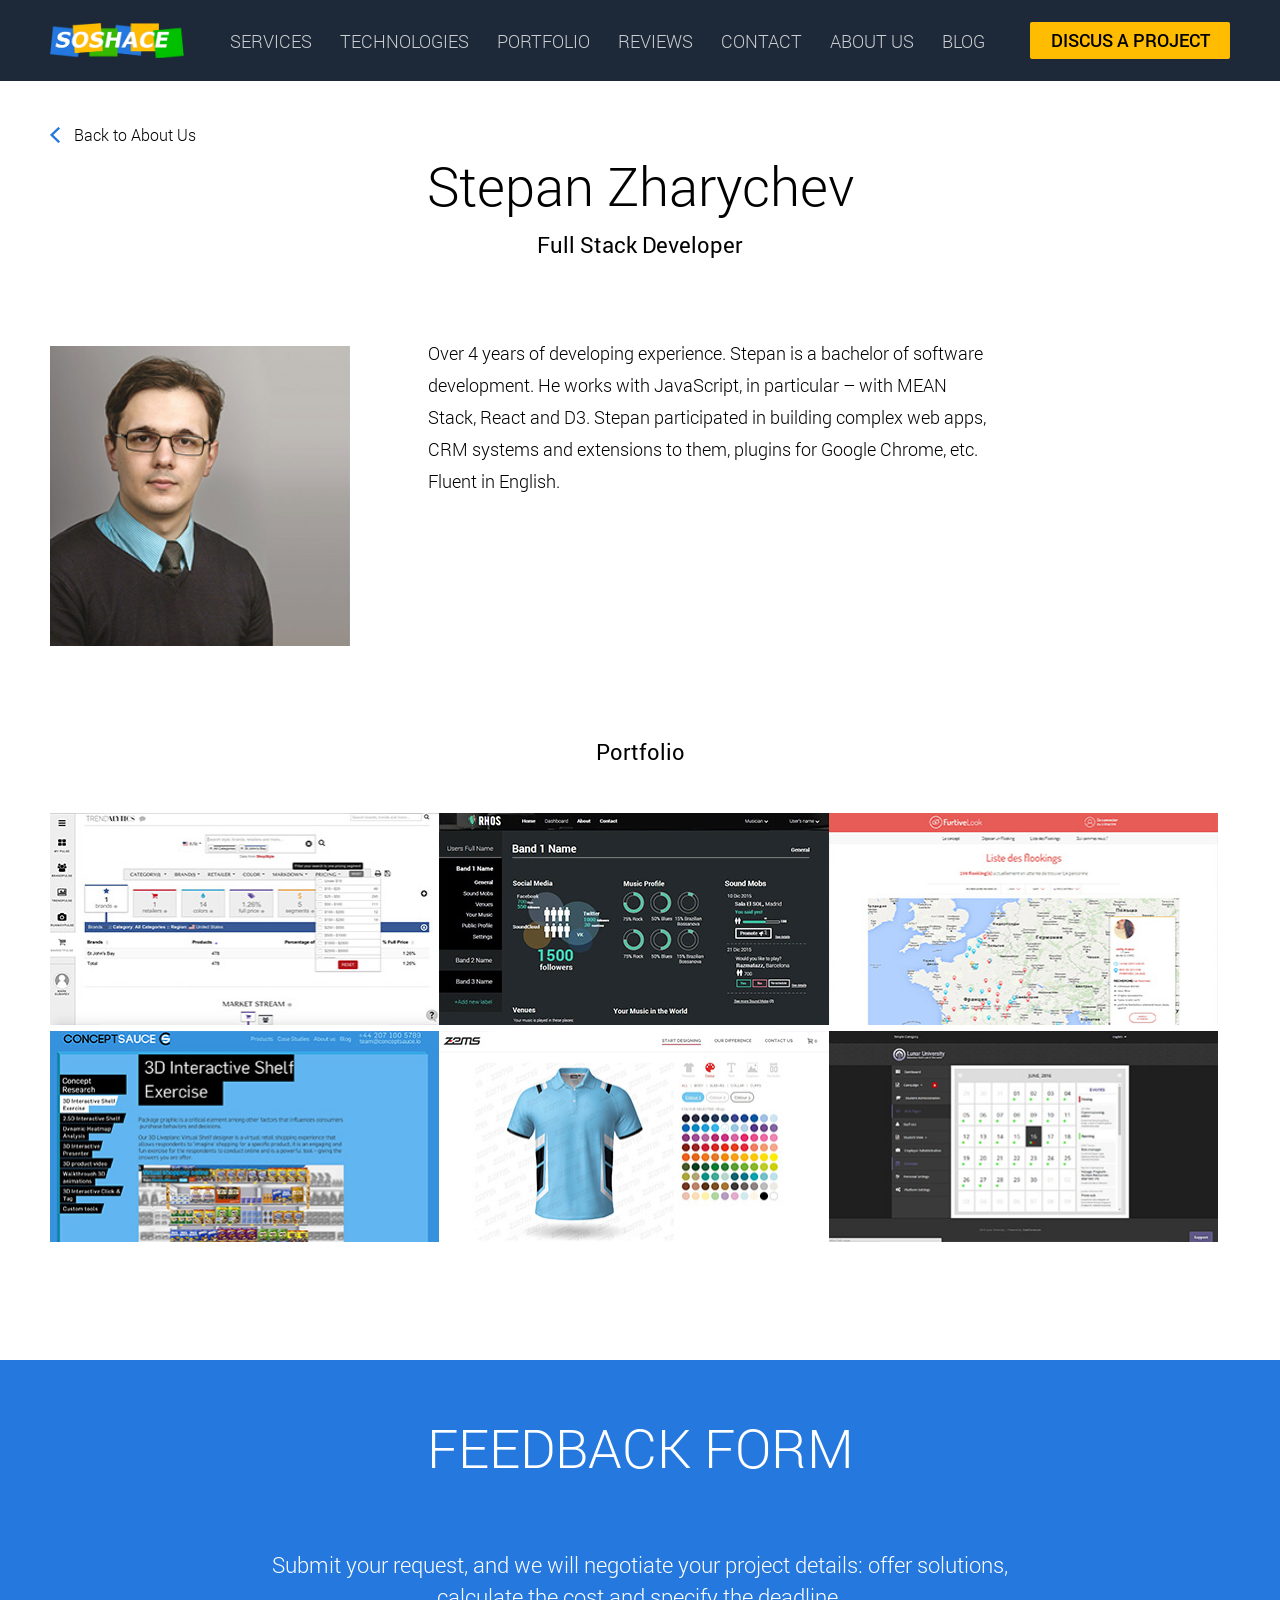
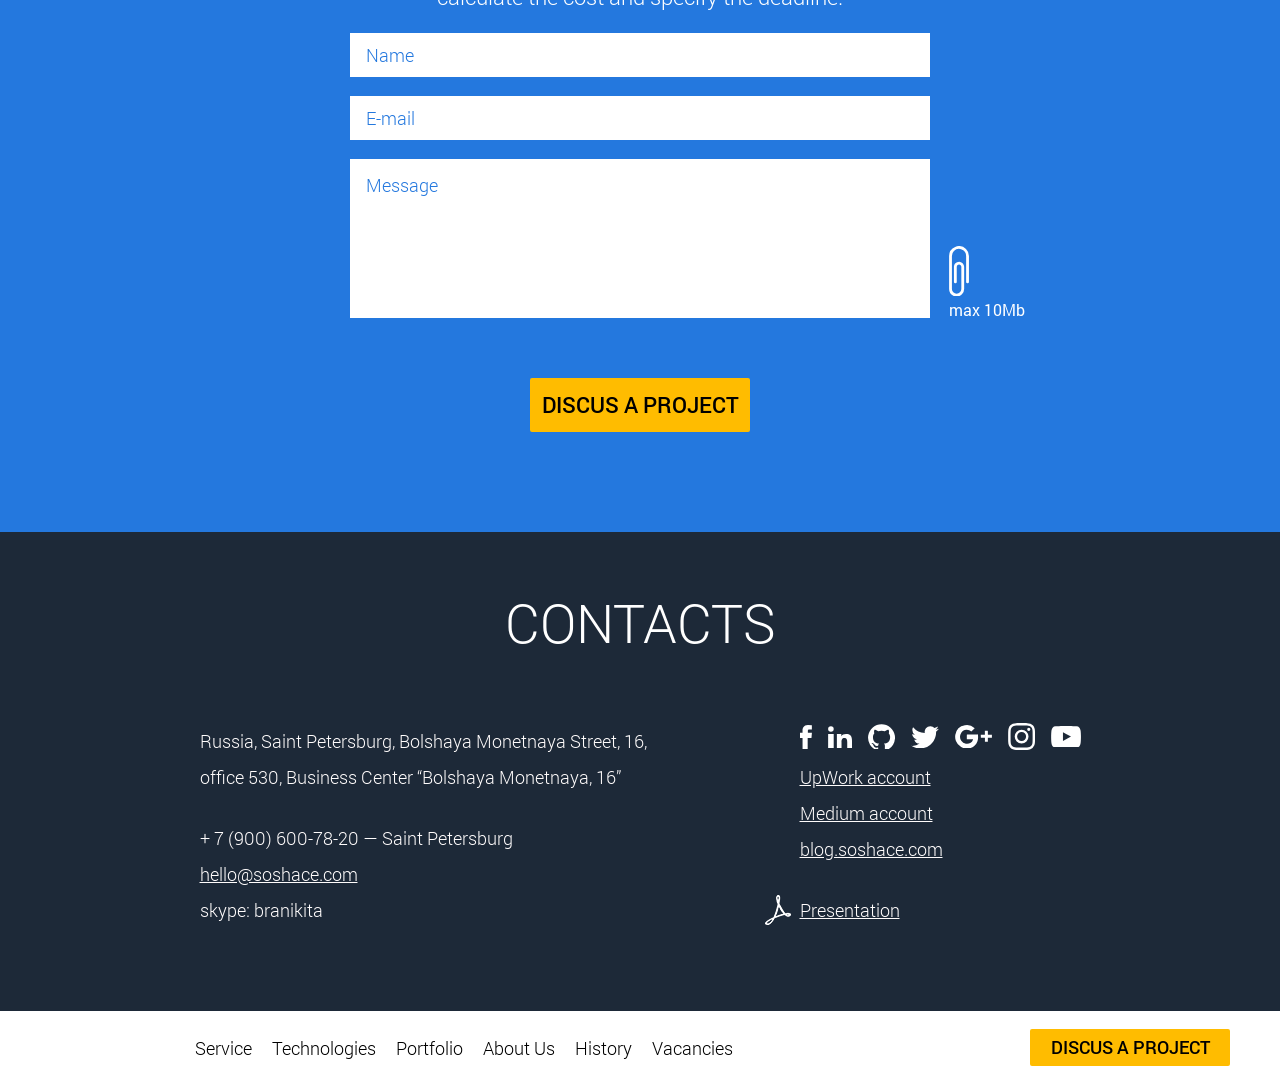
<file: employee.html>
<!DOCTYPE html><html lang="en"><head><meta charset="UTF-8"><meta http-equiv="X-UA-Compatible" content="IE=Edge"><title>Title</title><link rel="shortcut icon" href="img/favicon.ico" type="image/x-icon"><link rel="stylesheet" href="css/style.css"><meta name="viewport" content="width=device-width, initial-scale=1, user-scalable=0"><meta name="format-detection" content="telephone=no"></head><body class="body"><div class="header"><div class="wrapper header__wrapper"><a class="logo header__logo" href="index.html"></a><div class="menu"><a class="menu__button" href="#"><div class="menu__button-item"></div><div class="menu__button-item"></div><div class="menu__button-item"></div></a><div class="menu__links"><a class="menu__item" href="services.html">Services</a><a class="menu__item" href="technologies.html">Technologies</a><a class="menu__item" href="portfolio.html">Portfolio</a><a class="menu__item" href="reviews.html">Reviews</a><a class="menu__item" href="contacts.html">Contact</a><a class="menu__item" href="about.html">About Us</a><a class="menu__item" href="history.html">History</a><a class="menu__item" href="careers.html">Vacancies</a><a class="menu__item" href="http://blog.soshace.com/ru/">Blog</a></div></div><a class="button button--small header__button" href="#feedback">Discus a Project</a></div></div><div class="page employee"><div class="wrapper"><a class="link-back employee__link-back" href="about.html">Back to About Us</a><h1 class="section-header section-header--black employee__name">Stepan Zharychev</h1><h2 class="section-subheader">Full Stack Developer</h2><div class="employee__content"><img class="employee__photo" src="img/teammate-4.jpg" alt="Stepan Zharychev"><p class="employee__dscr">Over 4 years of developing experience. Stepan is a bachelor of software development. He works with JavaScript, in particular – with MEAN Stack, React and D3. Stepan participated in building complex web apps, CRM systems and extensions to them, plugins for Google Chrome, etc. Fluent in English.</p></div><h2 class="section-subheader">Portfolio</h2><div class="portfolio-list employee__portfolio"><div class="portfolio-list__item"><div class="portfolio-item"><img class="portfolio-item__picture" src="img/portfolio-1.jpg" alt="Portfolio"><div class="portfolio-item__info"><div class="portfolio-item__info-top"><div class="portfolio-item__title">Furtivelook</div><div class="portfolio-item__dscr"> <span class="portfolio-item__dscr-header">Task: </span>Develop the functional part for a web app on dating across the world. </div></div><a class="portfolio-item__link" href="project.html">Details</a></div></div></div><div class="portfolio-list__item"><div class="portfolio-item"><img class="portfolio-item__picture" src="img/portfolio-2.jpg" alt="Portfolio"><div class="portfolio-item__info"><div class="portfolio-item__info-top"><div class="portfolio-item__title">Furtivelook</div><div class="portfolio-item__dscr"> <span class="portfolio-item__dscr-header">Task: </span>Develop the functional part for a web app on dating across the world. </div></div><a class="portfolio-item__link" href="project.html">Details</a></div></div></div><div class="portfolio-list__item"><div class="portfolio-item"><img class="portfolio-item__picture" src="img/portfolio-3.jpg" alt="Portfolio"><div class="portfolio-item__info"><div class="portfolio-item__info-top"><div class="portfolio-item__title">Furtivelook</div><div class="portfolio-item__dscr"> <span class="portfolio-item__dscr-header">Task: </span>Develop the functional part for a web app on dating across the world. </div></div><a class="portfolio-item__link" href="project.html">Details</a></div></div></div><div class="portfolio-list__item"><div class="portfolio-item"><img class="portfolio-item__picture" src="img/portfolio-4.jpg" alt="Portfolio"><div class="portfolio-item__info"><div class="portfolio-item__info-top"><div class="portfolio-item__title">Furtivelook</div><div class="portfolio-item__dscr"> <span class="portfolio-item__dscr-header">Task: </span>Develop the functional part for a web app on dating across the world. </div></div><a class="portfolio-item__link" href="project.html">Details</a></div></div></div><div class="portfolio-list__item"><div class="portfolio-item"><img class="portfolio-item__picture" src="img/portfolio-5.jpg" alt="Portfolio"><div class="portfolio-item__info"><div class="portfolio-item__info-top"><div class="portfolio-item__title">Furtivelook</div><div class="portfolio-item__dscr"> <span class="portfolio-item__dscr-header">Task: </span>Develop the functional part for a web app on dating across the world. </div></div><a class="portfolio-item__link" href="project.html">Details</a></div></div></div><div class="portfolio-list__item"><div class="portfolio-item"><img class="portfolio-item__picture" src="img/portfolio-6.jpg" alt="Portfolio"><div class="portfolio-item__info"><div class="portfolio-item__info-top"><div class="portfolio-item__title">Furtivelook</div><div class="portfolio-item__dscr"> <span class="portfolio-item__dscr-header">Task: </span>Develop the functional part for a web app on dating across the world. </div></div><a class="portfolio-item__link" href="project.html">Details</a></div></div></div></div><a class="section-link employee__portfolio-link" href="portfolio.html">View All Projects</a></div></div><div class="feedback" id="feedback"><div class="wrapper"><h2 class="section-header">Feedback form</h2><form class="form feedback__form" action="#" method="post"><div class="form__content"><p class="form__dscr">Submit your request, and we will negotiate your project details: offer solutions, calculate the cost and specify the deadline.</p><div class="form__content-container"><input class="input form__input" type="text" placeholder="Name" name="name"><input class="input form__input" type="email" placeholder="E-mail" name="email"><textarea class="input input--textarea form__input" type="text" placeholder="Message" name="message"></textarea><div class="form__upload"><input class="form__upload-input" type="file"><div class="form__upload-icon form__upload-icon--clip"></div><div class="form__upload-text">max 10Mb</div></div><button class="button form__button">Discus a project</button></div></div><div class="form__message form__message--success"><div class="form__message-text">You did it, the request was sent. <br>We will answer you within our work day!</div><div class="form__message-icon"></div></div><div class="form__message form__message--error"><div class="form__message-text">Unfortunately, your request was not sent. <br>Please, contact us:<a class="form__message-link" href="mailto:hello@soshace.com">hello@soshace.com</a></div><div class="form__message-icon"></div></div></form></div></div><div class="contacts section" id="contacts"><div class="wrapper"><h2 class="section-header">Contacts</h2><div class="contacts-content contacts__contacts-content"><div class="contacts-content__section"><p class="contacts-content__item contacts-content__address">Russia, Saint Petersburg, Bolshaya Monetnaya Street, 16, office 530, Business Center “Bolshaya Monetnaya, 16”</p><p class="contacts-content__item contacts-content__phone">+ 7 (900) 600-78-20 — Saint Petersburg</p><a class="contacts-content__item contacts-content__link" href="mailto:hello@soshace.com">hello@soshace.com</a><p class="contacts-content__item">skype: branikita</p></div><div class="contacts-content__section"><div class="socials"><a class="socials__item socials__item--fb" target="_blank" href="https://www.facebook.com/soshace"></a><a class="socials__item socials__item--linkedin" target="_blank" href="https://www.linkedin.com/company/soshace"></a><a class="socials__item socials__item--github" target="_blank" href="https://github.com/soshace"></a><a class="socials__item socials__item--twitter" target="_blank" href="https://twitter.com/hisoshace"></a><a class="socials__item socials__item--google" target="_blank" href="https://plus.google.com/100228434511699964309"></a><a class="socials__item socials__item--instagram" target="_blank" href="https://www.instagram.com/soshaceteam/"></a><a class="socials__item socials__item--youtube" target="_blank" href="https://www.youtube.com/channel/UCfsRJLF3BrA-xCFlYCGR7EA"></a></div><a class="contacts-content__item contacts-content__link" target="_blank" href="https://www.upwork.com/o/companies/_~0195981d091a50e50f/">UpWork account</a><a class="contacts-content__item contacts-content__link" target="_blank" href="https://medium.com/@soshace">Medium account</a><a class="contacts-content__item contacts-content__link" target="_blank" href="http://blog.soshace.com/ru/">blog.soshace.com</a><a class="contacts-content__item contacts-content__link contacts-content__presentation" target="_blank" href="http://soshace.com/data/files/soshace_presentation_eng.pdf">Presentation</a></div></div></div></div><div class="footer"><div class="wrapper footer__wrapper"><ul class="sitemap"><li class="sitemap__item"><a class="sitemap__link" href="services.html">Service</a></li><li class="sitemap__item"><a class="sitemap__link" href="technologies.html">Technologies</a></li><li class="sitemap__item"><a class="sitemap__link" href="portfolio.html">Portfolio</a></li><li class="sitemap__item"><a class="sitemap__link" href="about.html">About Us</a></li><li class="sitemap__item"><a class="sitemap__link" href="history.html">History</a></li><li class="sitemap__item"><a class="sitemap__link" href="careers.html">Vacancies</a></li></ul><a class="button button--small" href="#feedback">Discus a Project</a></div></div><script type="text/javascript" src="js/jquery.min.js"></script><script type="text/javascript" src="js/plugins.js"></script><script type="text/javascript" src="js/script.js"></script></body></html>
</file>
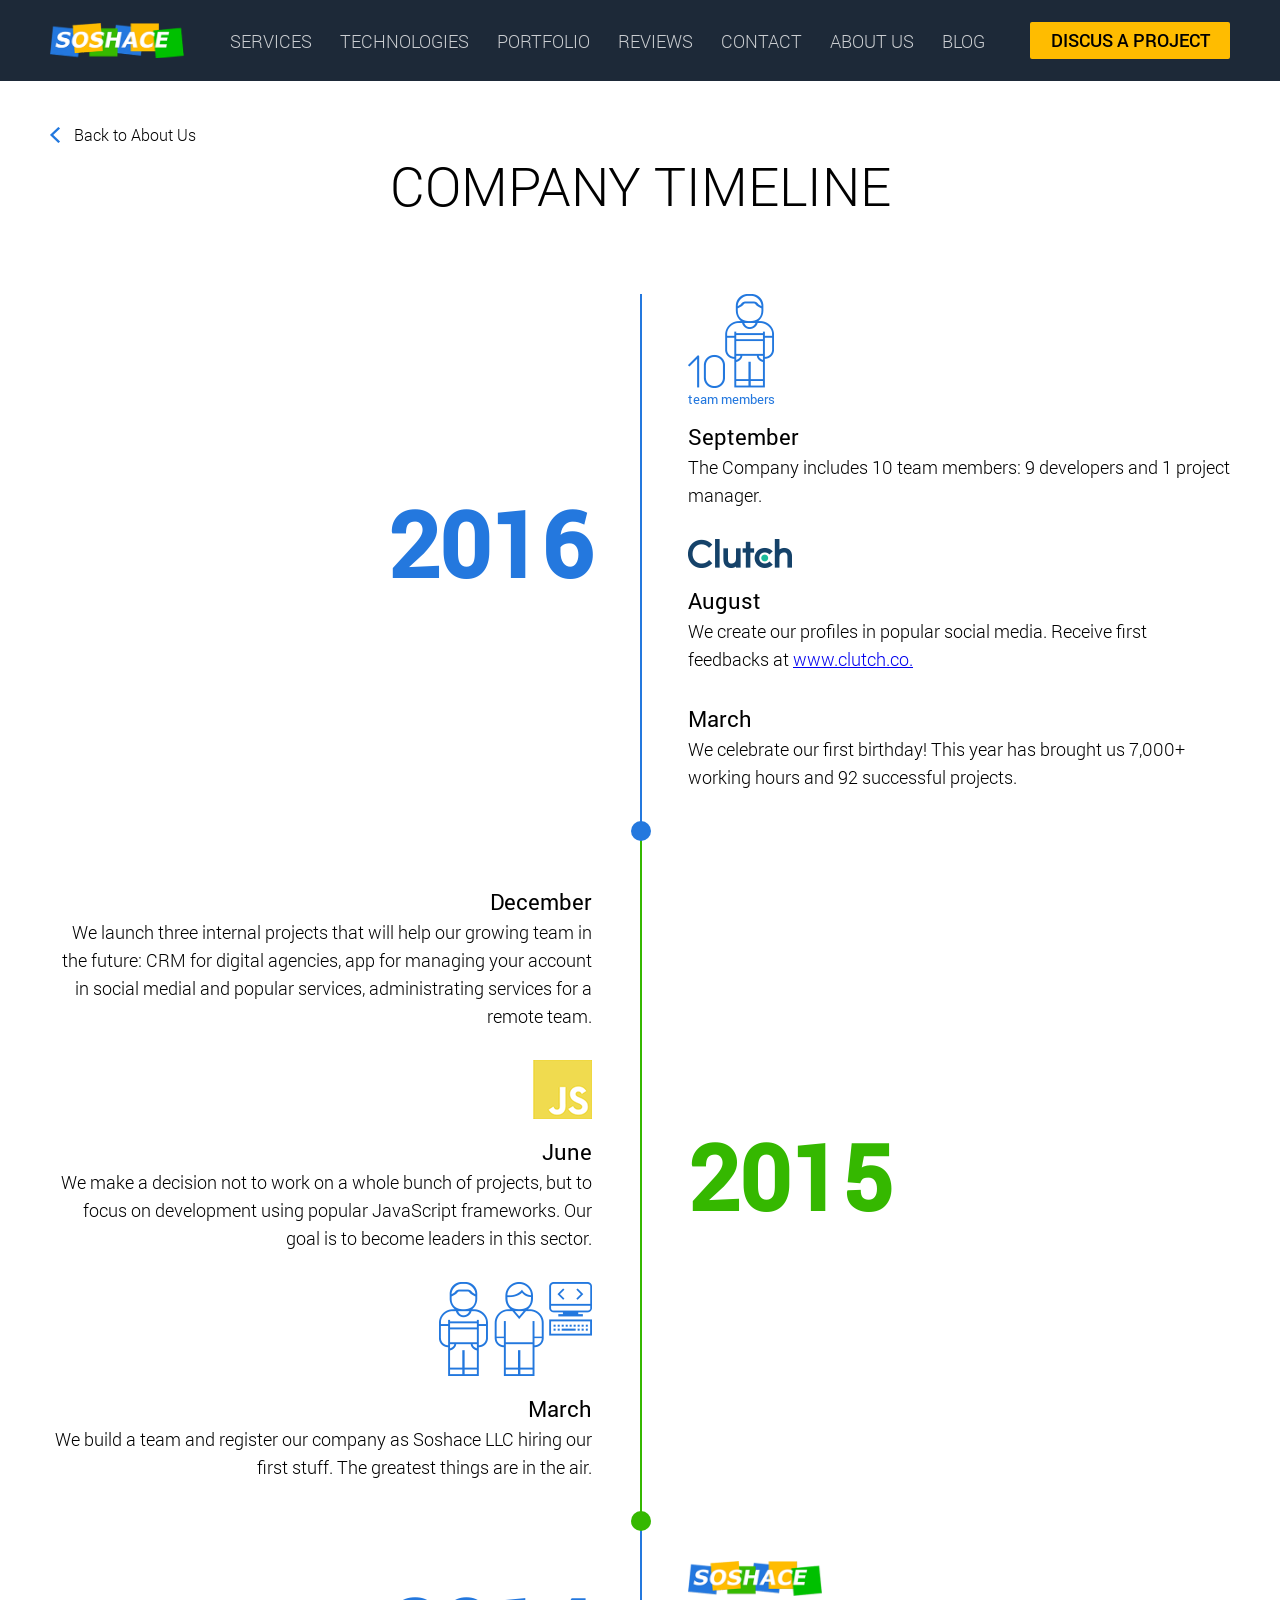
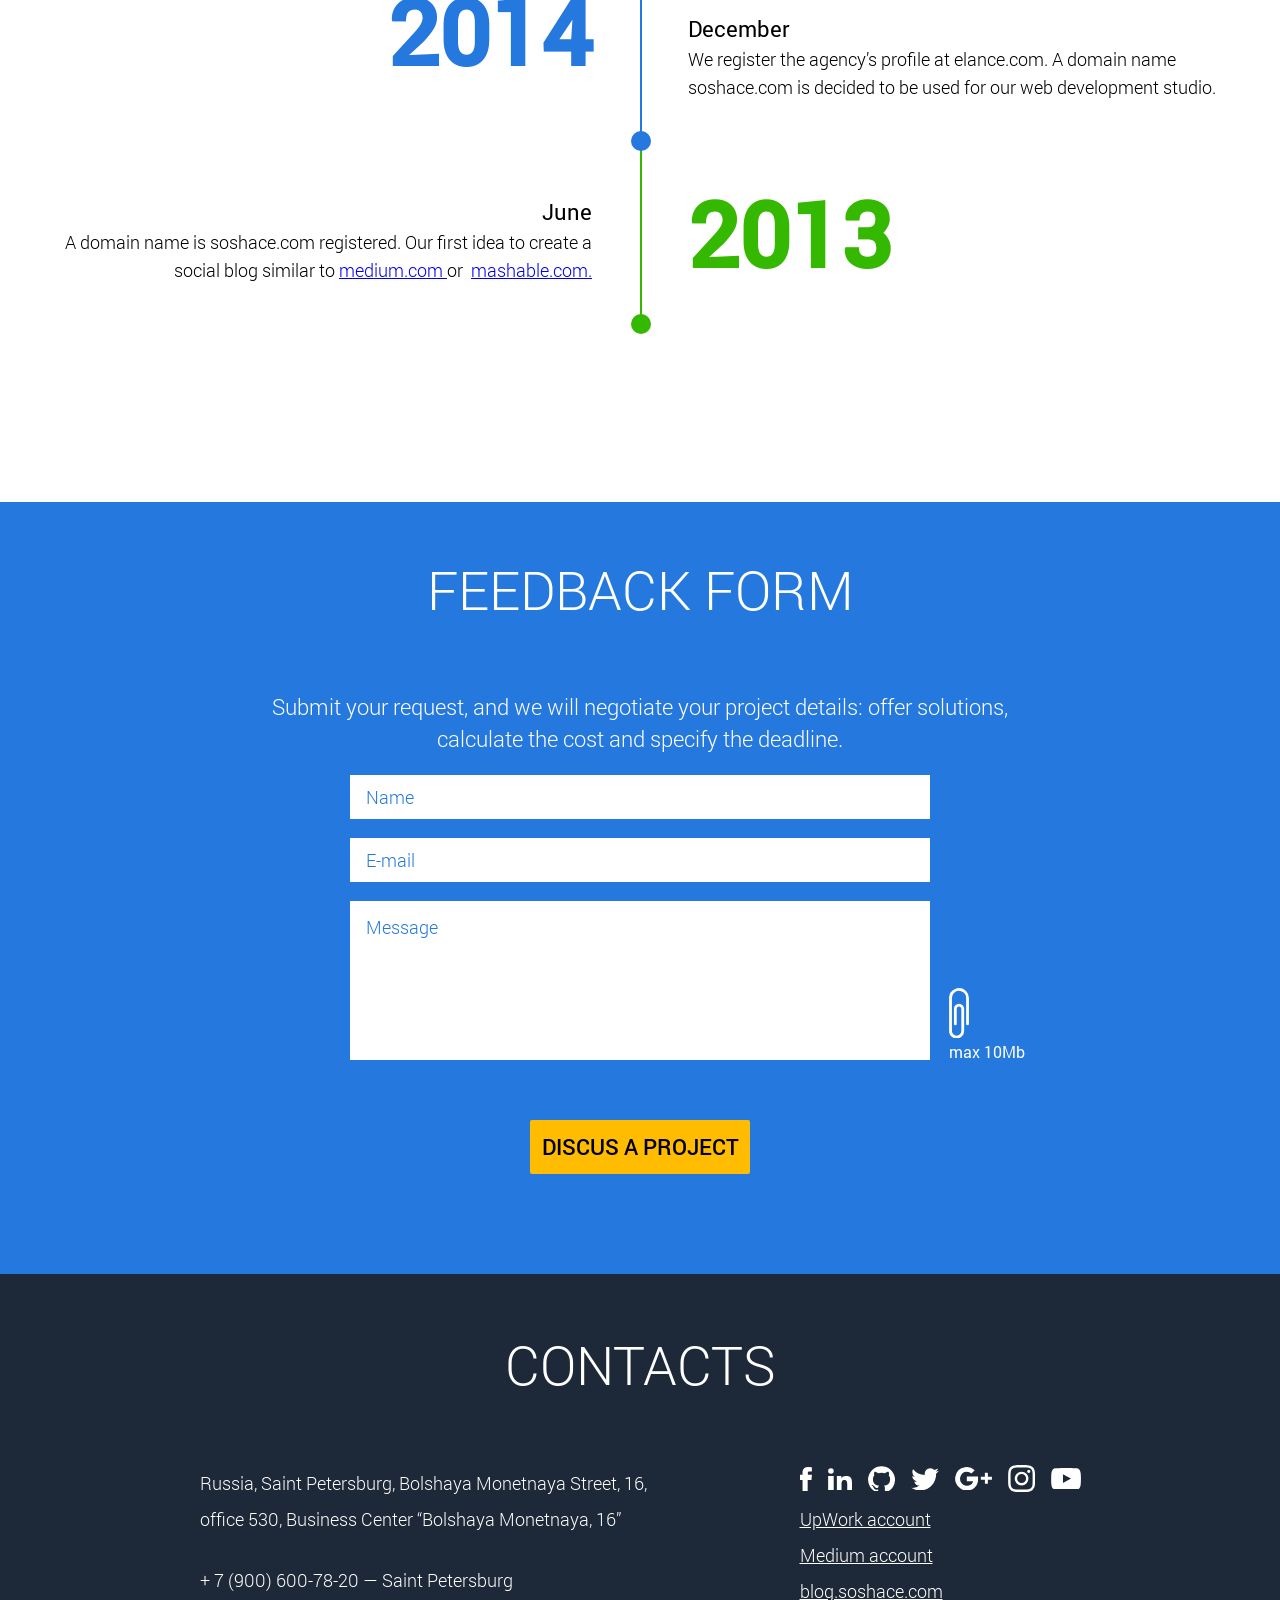
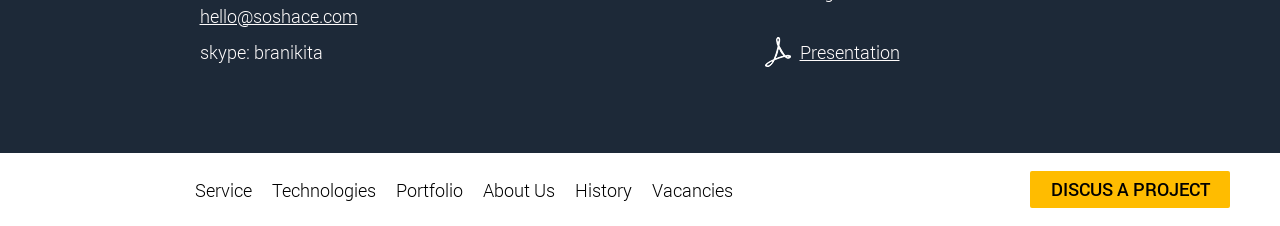
<file: history.html>
<!DOCTYPE html><html lang="en"><head><meta charset="UTF-8"><meta http-equiv="X-UA-Compatible" content="IE=Edge"><title>Title</title><link rel="shortcut icon" href="img/favicon.ico" type="image/x-icon"><link rel="stylesheet" href="css/style.css"><meta name="viewport" content="width=device-width, initial-scale=1, user-scalable=0"><meta name="format-detection" content="telephone=no"></head><body class="body"><div class="header"><div class="wrapper header__wrapper"><a class="logo header__logo" href="index.html"></a><div class="menu"><a class="menu__button" href="#"><div class="menu__button-item"></div><div class="menu__button-item"></div><div class="menu__button-item"></div></a><div class="menu__links"><a class="menu__item" href="services.html">Services</a><a class="menu__item" href="technologies.html">Technologies</a><a class="menu__item" href="portfolio.html">Portfolio</a><a class="menu__item" href="reviews.html">Reviews</a><a class="menu__item" href="contacts.html">Contact</a><a class="menu__item" href="about.html">About Us</a><a class="menu__item" href="history.html">History</a><a class="menu__item" href="careers.html">Vacancies</a><a class="menu__item" href="http://blog.soshace.com/ru/">Blog</a></div></div><a class="button button--small header__button" href="#feedback">Discus a Project</a></div></div><div class="page history"><div class="wrapper"><a class="link-back history__link-back" href="about.html">Back to About Us</a><h1 class="section-header section-header--black">Company timeline</h1><div class="history__content"><div class="history__year"><div class="history__item history__year-content history__year-content--blue">2016</div><div class="history__item history__dscr"><div class="history__step"><div class="history__step-media history__step-media--team">team members</div><div class="history__step-month">September</div><div class="history__step-dscr">The Company includes 10 team members: 9 developers and 1 project manager.</div></div><div class="history__step"><div class="history__step-media"><img class="history__step-picture" src="img/clutch.png" alt="Clutch"></div><div class="history__step-month">August</div><div class="history__step-dscr">We create our profiles in popular social media. Receive first  feedbacks at <a class="history__step-link" href="https://clutch.co/">www.clutch.co.</a></div></div><div class="history__step"><div class="history__step-month">March</div><div class="history__step-dscr">We celebrate our first birthday! This year has brought us 7,000+ working hours and 92 successful projects.</div></div></div></div><div class="history__year"><div class="history__item history__dscr"><div class="history__step"><div class="history__step-month">December</div><div class="history__step-dscr">We launch three internal projects that will help our growing team in the future: CRM for digital agencies, app for managing your account in social medial and popular services, administrating services for a remote team.</div></div><div class="history__step"><div class="history__step-media"><img class="history__step-picture" src="img/js.png" alt="Javascript"></div><div class="history__step-month">June</div><div class="history__step-dscr">We make a decision not to work on a whole bunch of projects, but to focus on development using popular JavaScript frameworks. Our goal is to become leaders in this sector.</div></div><div class="history__step"><div class="history__step-media"><img class="history__step-picture" src="img/company.png" alt="Company"></div><div class="history__step-month">March</div><div class="history__step-dscr">We build a team and register our company as Soshace LLC hiring our first stuff. The greatest things are in the air.</div></div></div><div class="history__item history__year-content history__year-content--green">2015</div></div><div class="history__year"><div class="history__item history__year-content history__year-content--blue">2014</div><div class="history__item history__dscr"><div class="history__step"><div class="history__step-media"><img class="history__step-picture history__logo" src="img/logo.png" alt="Soshace Logo"></div><div class="history__step-month">December</div><div class="history__step-dscr">We register the agency’s profile at elance.com. A domain name soshace.com is decided to be used for our web development studio.</div></div></div></div><div class="history__year"><div class="history__item history__dscr"><div class="history__step"><div class="history__step-month">June</div><div class="history__step-dscr">A domain name is soshace.com registered. Our first idea to create a social blog similar to <a class="history__step-link" href="https://medium.com/">medium.com </a>or &nbsp;<a class="history__step-link" href="http://mashable.com/">mashable.com.</a></div></div></div><div class="history__item history__year-content history__year-content--green">2013</div></div></div></div></div><div class="feedback" id="feedback"><div class="wrapper"><h2 class="section-header">Feedback form</h2><form class="form feedback__form" action="#" method="post"><div class="form__content"><p class="form__dscr">Submit your request, and we will negotiate your project details: offer solutions, calculate the cost and specify the deadline.</p><div class="form__content-container"><input class="input form__input" type="text" placeholder="Name" name="name"><input class="input form__input" type="email" placeholder="E-mail" name="email"><textarea class="input input--textarea form__input" type="text" placeholder="Message" name="message"></textarea><div class="form__upload"><input class="form__upload-input" type="file"><div class="form__upload-icon form__upload-icon--clip"></div><div class="form__upload-text">max 10Mb</div></div><button class="button form__button">Discus a project</button></div></div><div class="form__message form__message--success"><div class="form__message-text">You did it, the request was sent. <br>We will answer you within our work day!</div><div class="form__message-icon"></div></div><div class="form__message form__message--error"><div class="form__message-text">Unfortunately, your request was not sent. <br>Please, contact us:<a class="form__message-link" href="mailto:hello@soshace.com">hello@soshace.com</a></div><div class="form__message-icon"></div></div></form></div></div><div class="contacts section" id="contacts"><div class="wrapper"><h2 class="section-header">Contacts</h2><div class="contacts-content contacts__contacts-content"><div class="contacts-content__section"><p class="contacts-content__item contacts-content__address">Russia, Saint Petersburg, Bolshaya Monetnaya Street, 16, office 530, Business Center “Bolshaya Monetnaya, 16”</p><p class="contacts-content__item contacts-content__phone">+ 7 (900) 600-78-20 — Saint Petersburg</p><a class="contacts-content__item contacts-content__link" href="mailto:hello@soshace.com">hello@soshace.com</a><p class="contacts-content__item">skype: branikita</p></div><div class="contacts-content__section"><div class="socials"><a class="socials__item socials__item--fb" target="_blank" href="https://www.facebook.com/soshace"></a><a class="socials__item socials__item--linkedin" target="_blank" href="https://www.linkedin.com/company/soshace"></a><a class="socials__item socials__item--github" target="_blank" href="https://github.com/soshace"></a><a class="socials__item socials__item--twitter" target="_blank" href="https://twitter.com/hisoshace"></a><a class="socials__item socials__item--google" target="_blank" href="https://plus.google.com/100228434511699964309"></a><a class="socials__item socials__item--instagram" target="_blank" href="https://www.instagram.com/soshaceteam/"></a><a class="socials__item socials__item--youtube" target="_blank" href="https://www.youtube.com/channel/UCfsRJLF3BrA-xCFlYCGR7EA"></a></div><a class="contacts-content__item contacts-content__link" target="_blank" href="https://www.upwork.com/o/companies/_~0195981d091a50e50f/">UpWork account</a><a class="contacts-content__item contacts-content__link" target="_blank" href="https://medium.com/@soshace">Medium account</a><a class="contacts-content__item contacts-content__link" target="_blank" href="http://blog.soshace.com/ru/">blog.soshace.com</a><a class="contacts-content__item contacts-content__link contacts-content__presentation" target="_blank" href="http://soshace.com/data/files/soshace_presentation_eng.pdf">Presentation</a></div></div></div></div><div class="footer"><div class="wrapper footer__wrapper"><ul class="sitemap"><li class="sitemap__item"><a class="sitemap__link" href="services.html">Service</a></li><li class="sitemap__item"><a class="sitemap__link" href="technologies.html">Technologies</a></li><li class="sitemap__item"><a class="sitemap__link" href="portfolio.html">Portfolio</a></li><li class="sitemap__item"><a class="sitemap__link" href="about.html">About Us</a></li><li class="sitemap__item"><a class="sitemap__link" href="history.html">History</a></li><li class="sitemap__item"><a class="sitemap__link" href="careers.html">Vacancies</a></li></ul><a class="button button--small" href="#feedback">Discus a Project</a></div></div><script type="text/javascript" src="js/jquery.min.js"></script><script type="text/javascript" src="js/plugins.js"></script><script type="text/javascript" src="js/script.js"></script></body></html>
</file>
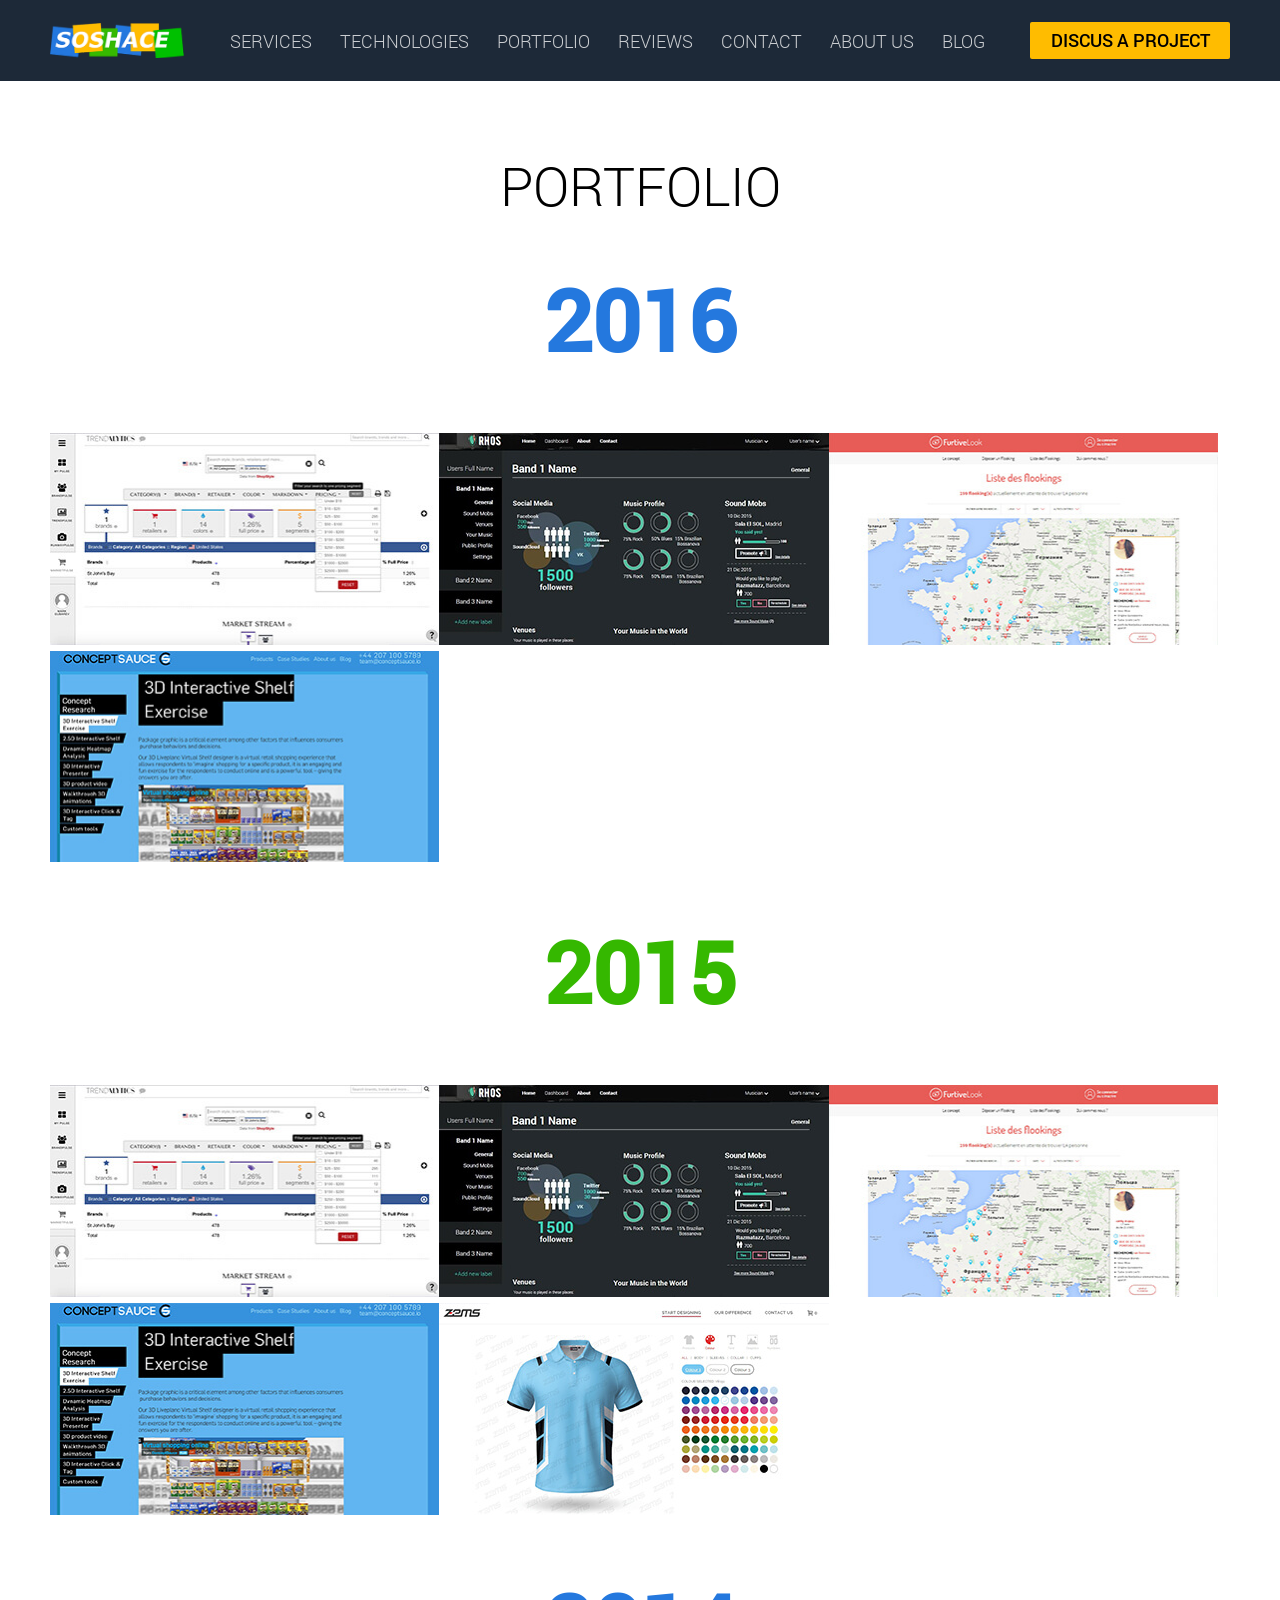
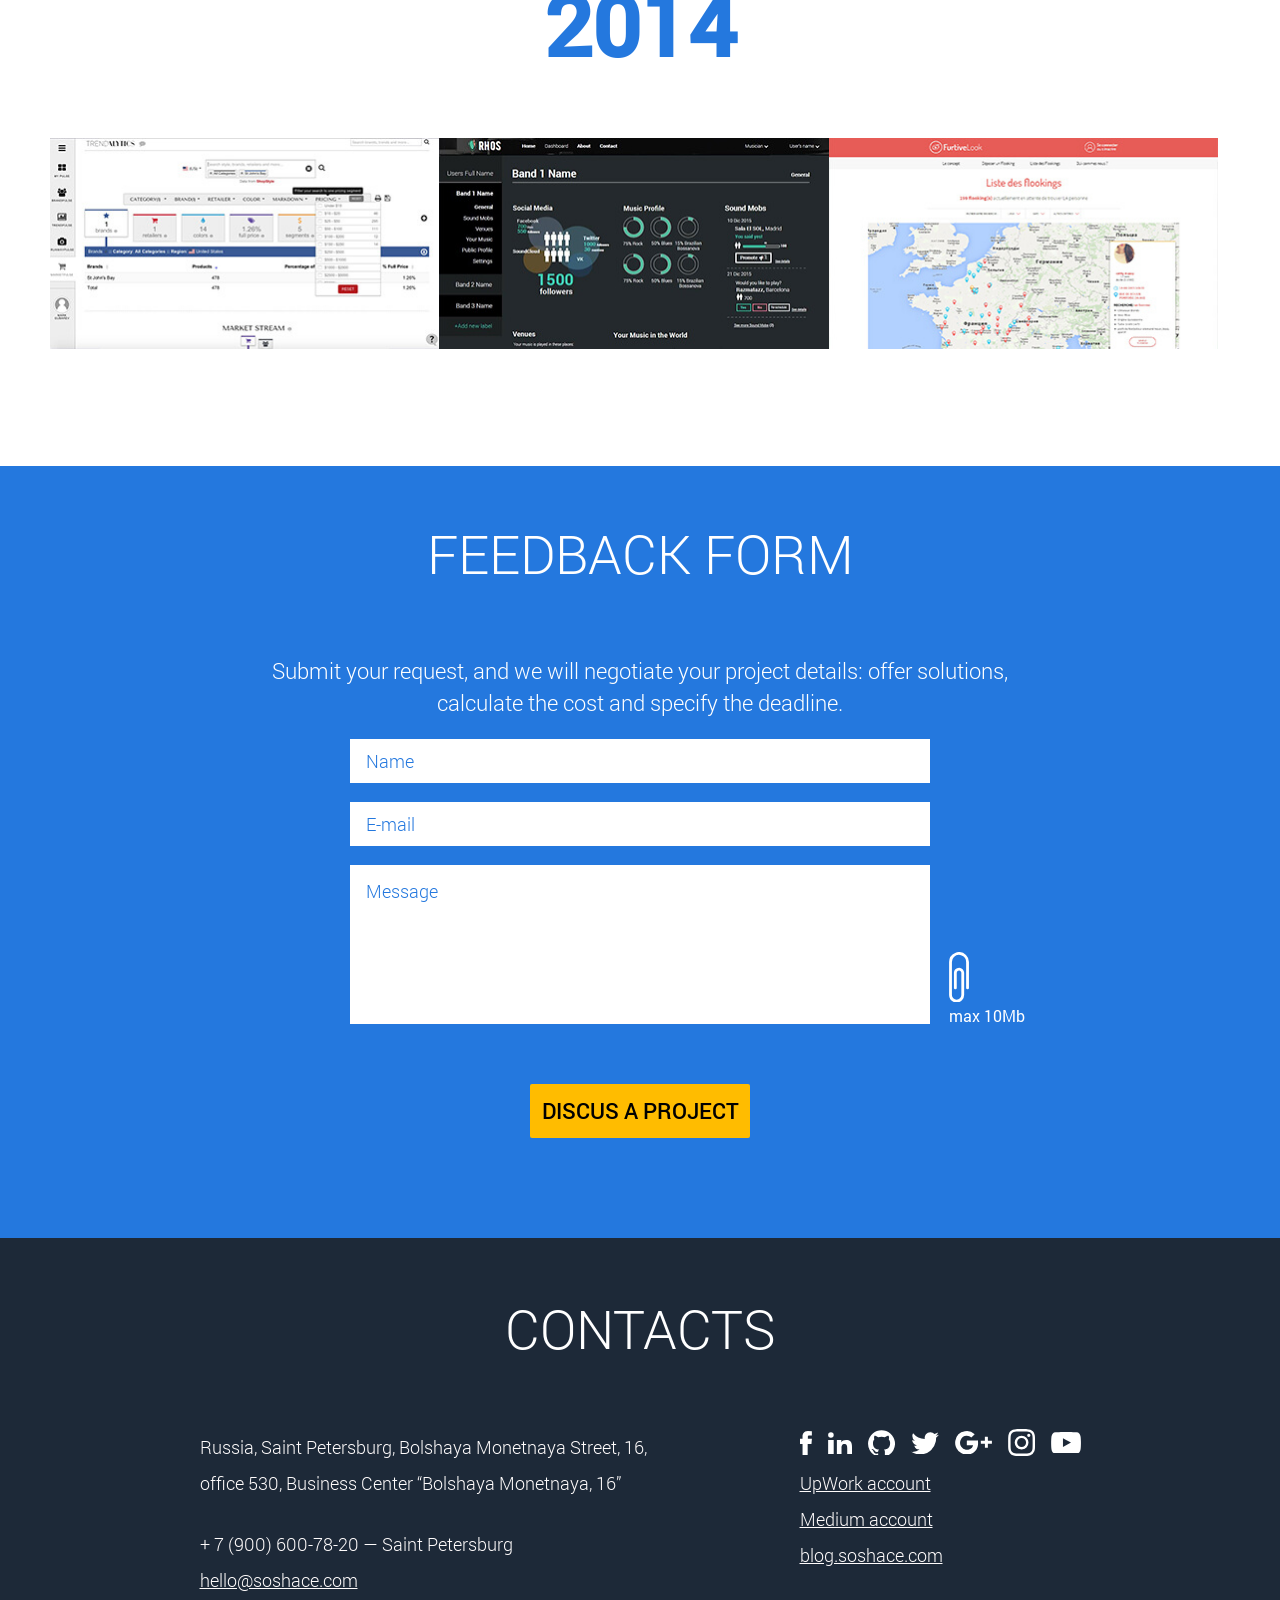
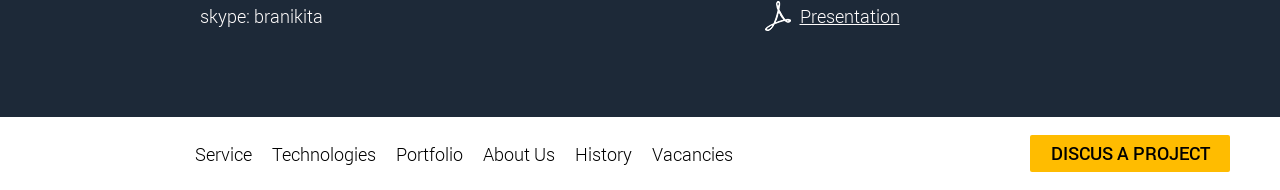
<file: portfolio.html>
<!DOCTYPE html><html lang="en"><head><meta charset="UTF-8"><meta http-equiv="X-UA-Compatible" content="IE=Edge"><title>Title</title><link rel="shortcut icon" href="img/favicon.ico" type="image/x-icon"><link rel="stylesheet" href="css/style.css"><meta name="viewport" content="width=device-width, initial-scale=1, user-scalable=0"><meta name="format-detection" content="telephone=no"></head><body class="body"><div class="header"><div class="wrapper header__wrapper"><a class="logo header__logo" href="index.html"></a><div class="menu"><a class="menu__button" href="#"><div class="menu__button-item"></div><div class="menu__button-item"></div><div class="menu__button-item"></div></a><div class="menu__links"><a class="menu__item" href="services.html">Services</a><a class="menu__item" href="technologies.html">Technologies</a><a class="menu__item" href="portfolio.html">Portfolio</a><a class="menu__item" href="reviews.html">Reviews</a><a class="menu__item" href="contacts.html">Contact</a><a class="menu__item" href="about.html">About Us</a><a class="menu__item" href="history.html">History</a><a class="menu__item" href="careers.html">Vacancies</a><a class="menu__item" href="http://blog.soshace.com/ru/">Blog</a></div></div><a class="button button--small header__button" href="#feedback">Discus a Project</a></div></div><div class="page portfolio-page"><div class="wrapper"><h1 class="section-header section-header--black">Portfolio</h1><div class="portfolio-page__year"><div class="portfolio-page__year-number portfolio-page__year-number--blue">2016</div><div class="portfolio-list"><div class="portfolio-list__item"><div class="portfolio-item"><img class="portfolio-item__picture" src="img/portfolio-1.jpg" alt="Portfolio"><div class="portfolio-item__info"><div class="portfolio-item__info-top"><div class="portfolio-item__title">Furtivelook</div><div class="portfolio-item__dscr"> <span class="portfolio-item__dscr-header">Task: </span>Develop the functional part for a web app on dating across the world. </div></div><a class="portfolio-item__link" href="project.html">Details</a></div></div></div><div class="portfolio-list__item"><div class="portfolio-item"><img class="portfolio-item__picture" src="img/portfolio-2.jpg" alt="Portfolio"><div class="portfolio-item__info"><div class="portfolio-item__info-top"><div class="portfolio-item__title">Furtivelook</div><div class="portfolio-item__dscr"> <span class="portfolio-item__dscr-header">Task: </span>Develop the functional part for a web app on dating across the world. </div></div><a class="portfolio-item__link" href="project.html">Details</a></div></div></div><div class="portfolio-list__item"><div class="portfolio-item"><img class="portfolio-item__picture" src="img/portfolio-3.jpg" alt="Portfolio"><div class="portfolio-item__info"><div class="portfolio-item__info-top"><div class="portfolio-item__title">Furtivelook</div><div class="portfolio-item__dscr"> <span class="portfolio-item__dscr-header">Task: </span>Develop the functional part for a web app on dating across the world. </div></div><a class="portfolio-item__link" href="project.html">Details</a></div></div></div><div class="portfolio-list__item"><div class="portfolio-item"><img class="portfolio-item__picture" src="img/portfolio-4.jpg" alt="Portfolio"><div class="portfolio-item__info"><div class="portfolio-item__info-top"><div class="portfolio-item__title">Furtivelook</div><div class="portfolio-item__dscr"> <span class="portfolio-item__dscr-header">Task: </span>Develop the functional part for a web app on dating across the world. </div></div><a class="portfolio-item__link" href="project.html">Details</a></div></div></div></div></div><div class="portfolio-page__year"><div class="portfolio-page__year-number portfolio-page__year-number--green">2015</div><div class="portfolio-list"><div class="portfolio-list__item"><div class="portfolio-item"><img class="portfolio-item__picture" src="img/portfolio-1.jpg" alt="Portfolio"><div class="portfolio-item__info"><div class="portfolio-item__info-top"><div class="portfolio-item__title">Furtivelook</div><div class="portfolio-item__dscr"> <span class="portfolio-item__dscr-header">Task: </span>Develop the functional part for a web app on dating across the world. </div></div><a class="portfolio-item__link" href="project.html">Details</a></div></div></div><div class="portfolio-list__item"><div class="portfolio-item"><img class="portfolio-item__picture" src="img/portfolio-2.jpg" alt="Portfolio"><div class="portfolio-item__info"><div class="portfolio-item__info-top"><div class="portfolio-item__title">Furtivelook</div><div class="portfolio-item__dscr"> <span class="portfolio-item__dscr-header">Task: </span>Develop the functional part for a web app on dating across the world. </div></div><a class="portfolio-item__link" href="project.html">Details</a></div></div></div><div class="portfolio-list__item"><div class="portfolio-item"><img class="portfolio-item__picture" src="img/portfolio-3.jpg" alt="Portfolio"><div class="portfolio-item__info"><div class="portfolio-item__info-top"><div class="portfolio-item__title">Furtivelook</div><div class="portfolio-item__dscr"> <span class="portfolio-item__dscr-header">Task: </span>Develop the functional part for a web app on dating across the world. </div></div><a class="portfolio-item__link" href="project.html">Details</a></div></div></div><div class="portfolio-list__item"><div class="portfolio-item"><img class="portfolio-item__picture" src="img/portfolio-4.jpg" alt="Portfolio"><div class="portfolio-item__info"><div class="portfolio-item__info-top"><div class="portfolio-item__title">Furtivelook</div><div class="portfolio-item__dscr"> <span class="portfolio-item__dscr-header">Task: </span>Develop the functional part for a web app on dating across the world. </div></div><a class="portfolio-item__link" href="project.html">Details</a></div></div></div><div class="portfolio-list__item"><div class="portfolio-item"><img class="portfolio-item__picture" src="img/portfolio-5.jpg" alt="Portfolio"><div class="portfolio-item__info"><div class="portfolio-item__info-top"><div class="portfolio-item__title">Furtivelook</div><div class="portfolio-item__dscr"> <span class="portfolio-item__dscr-header">Task: </span>Develop the functional part for a web app on dating across the world. </div></div><a class="portfolio-item__link" href="project.html">Details</a></div></div></div></div></div><div class="portfolio-page__year"><div class="portfolio-page__year-number portfolio-page__year-number--blue">2014</div><div class="portfolio-list"><div class="portfolio-list__item"><div class="portfolio-item"><img class="portfolio-item__picture" src="img/portfolio-1.jpg" alt="Portfolio"><div class="portfolio-item__info"><div class="portfolio-item__info-top"><div class="portfolio-item__title">Furtivelook</div><div class="portfolio-item__dscr"> <span class="portfolio-item__dscr-header">Task: </span>Develop the functional part for a web app on dating across the world. </div></div><a class="portfolio-item__link" href="project.html">Details</a></div></div></div><div class="portfolio-list__item"><div class="portfolio-item"><img class="portfolio-item__picture" src="img/portfolio-2.jpg" alt="Portfolio"><div class="portfolio-item__info"><div class="portfolio-item__info-top"><div class="portfolio-item__title">Furtivelook</div><div class="portfolio-item__dscr"> <span class="portfolio-item__dscr-header">Task: </span>Develop the functional part for a web app on dating across the world. </div></div><a class="portfolio-item__link" href="project.html">Details</a></div></div></div><div class="portfolio-list__item"><div class="portfolio-item"><img class="portfolio-item__picture" src="img/portfolio-3.jpg" alt="Portfolio"><div class="portfolio-item__info"><div class="portfolio-item__info-top"><div class="portfolio-item__title">Furtivelook</div><div class="portfolio-item__dscr"> <span class="portfolio-item__dscr-header">Task: </span>Develop the functional part for a web app on dating across the world. </div></div><a class="portfolio-item__link" href="project.html">Details</a></div></div></div></div></div></div></div><div class="feedback" id="feedback"><div class="wrapper"><h2 class="section-header">Feedback form</h2><form class="form feedback__form" action="#" method="post"><div class="form__content"><p class="form__dscr">Submit your request, and we will negotiate your project details: offer solutions, calculate the cost and specify the deadline.</p><div class="form__content-container"><input class="input form__input" type="text" placeholder="Name" name="name"><input class="input form__input" type="email" placeholder="E-mail" name="email"><textarea class="input input--textarea form__input" type="text" placeholder="Message" name="message"></textarea><div class="form__upload"><input class="form__upload-input" type="file"><div class="form__upload-icon form__upload-icon--clip"></div><div class="form__upload-text">max 10Mb</div></div><button class="button form__button">Discus a project</button></div></div><div class="form__message form__message--success"><div class="form__message-text">You did it, the request was sent. <br>We will answer you within our work day!</div><div class="form__message-icon"></div></div><div class="form__message form__message--error"><div class="form__message-text">Unfortunately, your request was not sent. <br>Please, contact us:<a class="form__message-link" href="mailto:hello@soshace.com">hello@soshace.com</a></div><div class="form__message-icon"></div></div></form></div></div><div class="contacts section" id="contacts"><div class="wrapper"><h2 class="section-header">Contacts</h2><div class="contacts-content contacts__contacts-content"><div class="contacts-content__section"><p class="contacts-content__item contacts-content__address">Russia, Saint Petersburg, Bolshaya Monetnaya Street, 16, office 530, Business Center “Bolshaya Monetnaya, 16”</p><p class="contacts-content__item contacts-content__phone">+ 7 (900) 600-78-20 — Saint Petersburg</p><a class="contacts-content__item contacts-content__link" href="mailto:hello@soshace.com">hello@soshace.com</a><p class="contacts-content__item">skype: branikita</p></div><div class="contacts-content__section"><div class="socials"><a class="socials__item socials__item--fb" target="_blank" href="https://www.facebook.com/soshace"></a><a class="socials__item socials__item--linkedin" target="_blank" href="https://www.linkedin.com/company/soshace"></a><a class="socials__item socials__item--github" target="_blank" href="https://github.com/soshace"></a><a class="socials__item socials__item--twitter" target="_blank" href="https://twitter.com/hisoshace"></a><a class="socials__item socials__item--google" target="_blank" href="https://plus.google.com/100228434511699964309"></a><a class="socials__item socials__item--instagram" target="_blank" href="https://www.instagram.com/soshaceteam/"></a><a class="socials__item socials__item--youtube" target="_blank" href="https://www.youtube.com/channel/UCfsRJLF3BrA-xCFlYCGR7EA"></a></div><a class="contacts-content__item contacts-content__link" target="_blank" href="https://www.upwork.com/o/companies/_~0195981d091a50e50f/">UpWork account</a><a class="contacts-content__item contacts-content__link" target="_blank" href="https://medium.com/@soshace">Medium account</a><a class="contacts-content__item contacts-content__link" target="_blank" href="http://blog.soshace.com/ru/">blog.soshace.com</a><a class="contacts-content__item contacts-content__link contacts-content__presentation" target="_blank" href="http://soshace.com/data/files/soshace_presentation_eng.pdf">Presentation</a></div></div></div></div><div class="footer"><div class="wrapper footer__wrapper"><ul class="sitemap"><li class="sitemap__item"><a class="sitemap__link" href="services.html">Service</a></li><li class="sitemap__item"><a class="sitemap__link" href="technologies.html">Technologies</a></li><li class="sitemap__item"><a class="sitemap__link" href="portfolio.html">Portfolio</a></li><li class="sitemap__item"><a class="sitemap__link" href="about.html">About Us</a></li><li class="sitemap__item"><a class="sitemap__link" href="history.html">History</a></li><li class="sitemap__item"><a class="sitemap__link" href="careers.html">Vacancies</a></li></ul><a class="button button--small" href="#feedback">Discus a Project</a></div></div><script type="text/javascript" src="js/jquery.min.js"></script><script type="text/javascript" src="js/plugins.js"></script><script type="text/javascript" src="js/script.js"></script></body></html>
</file>
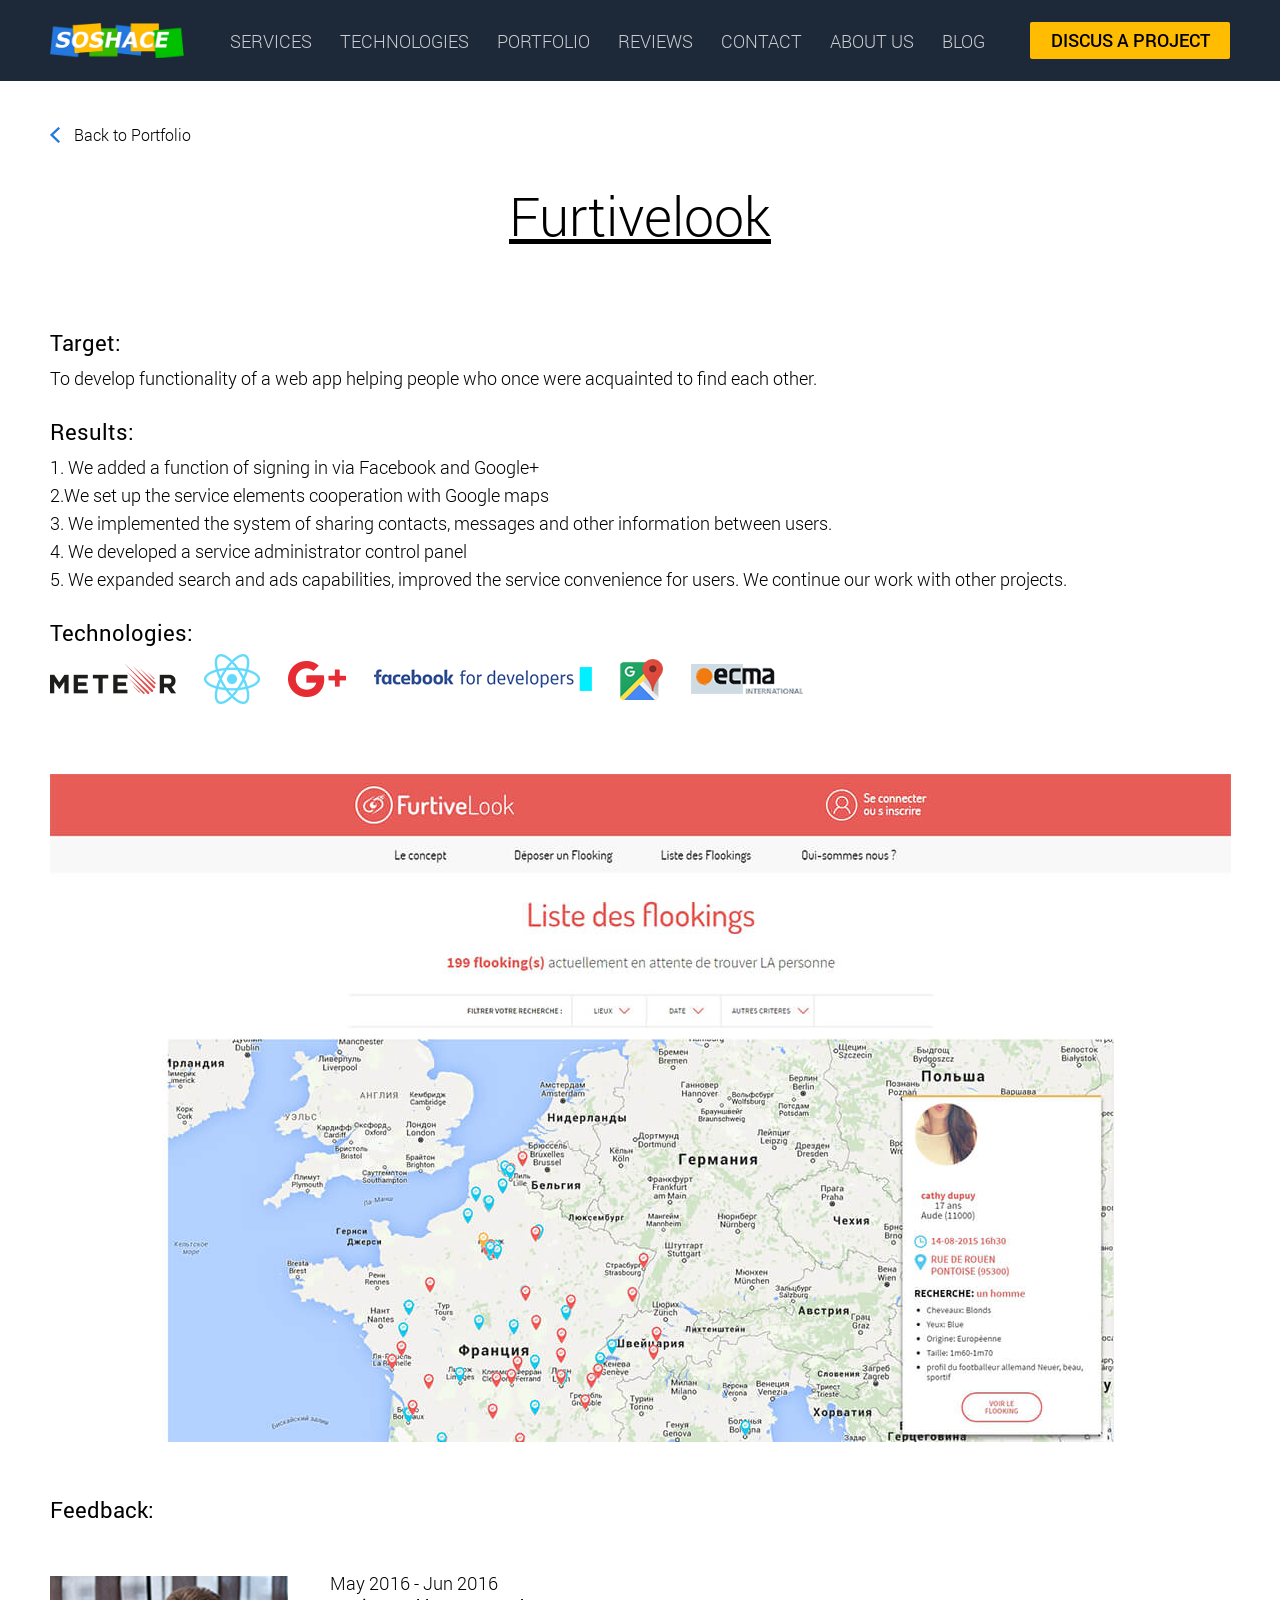
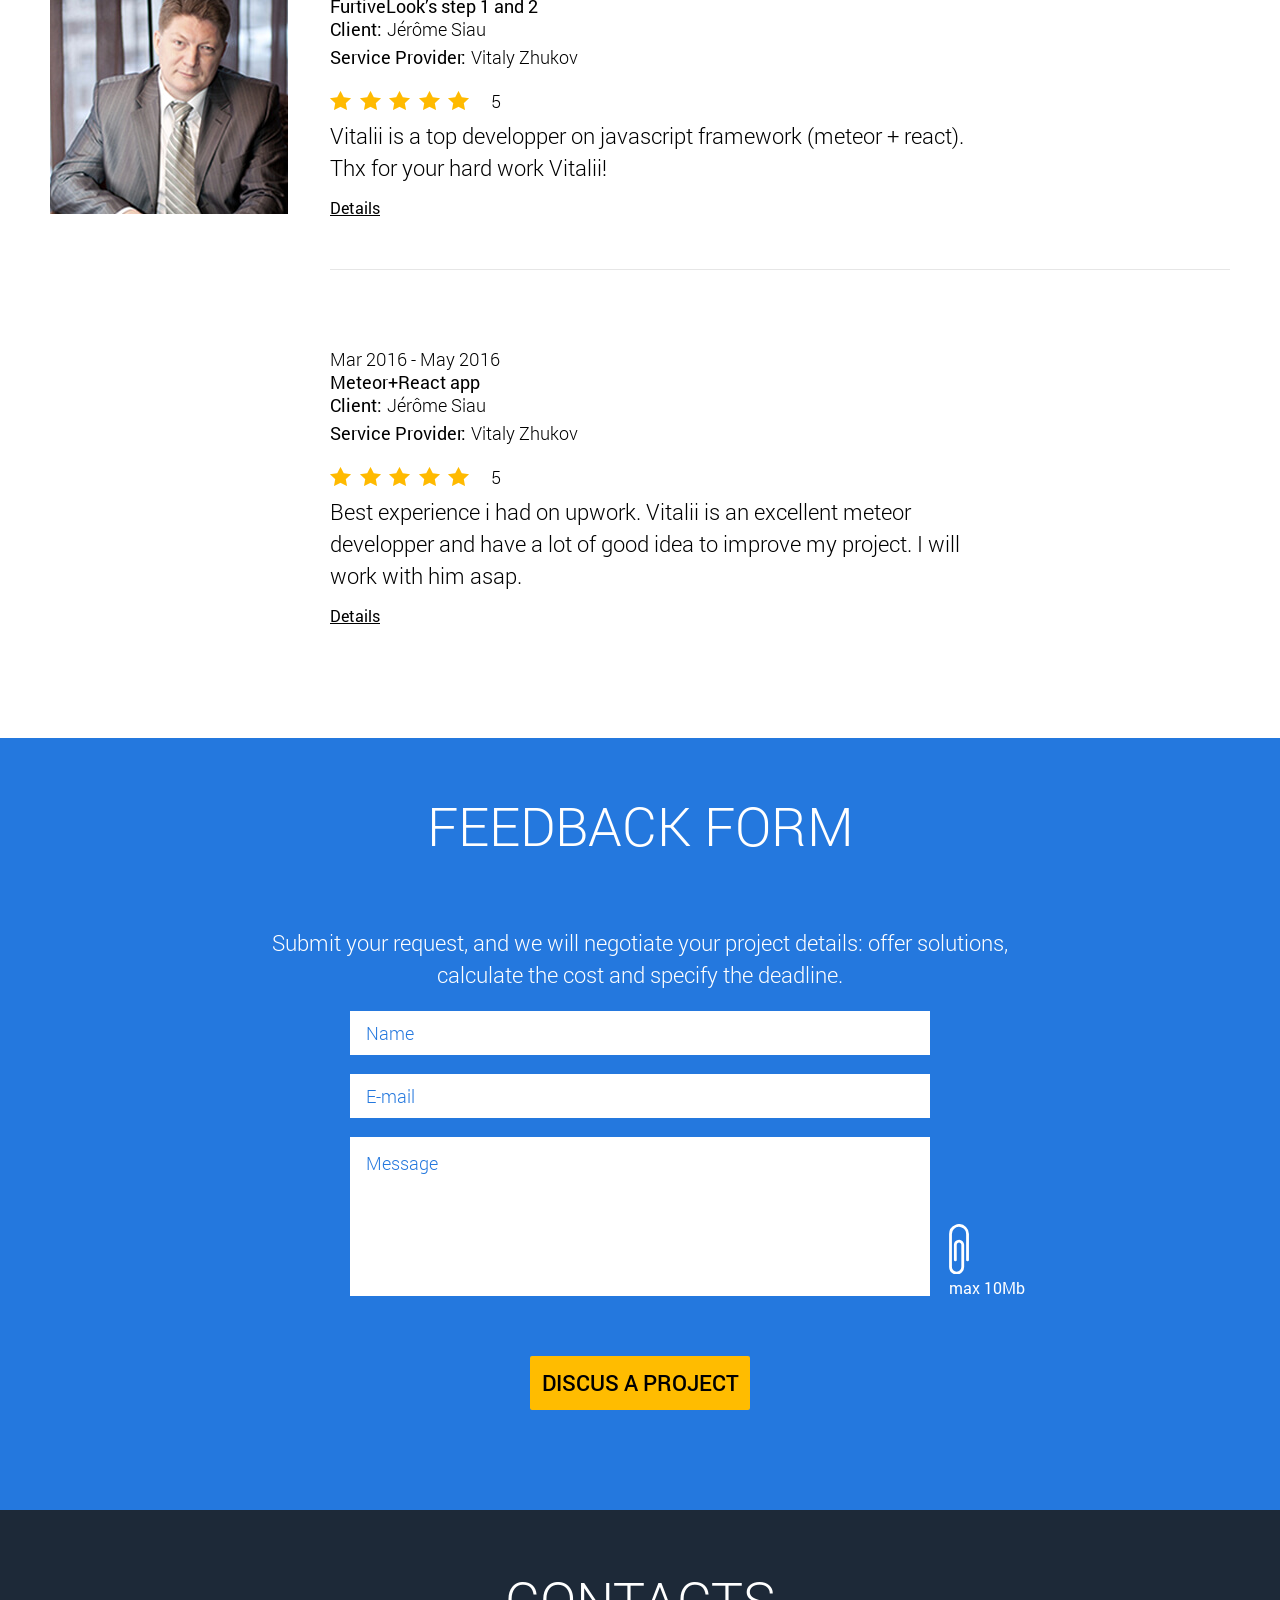
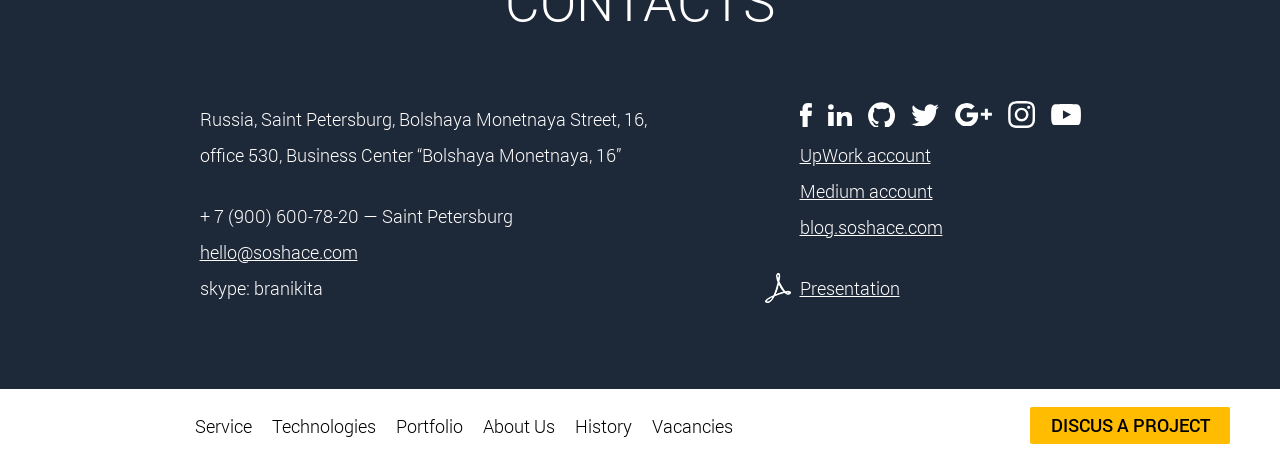
<file: project.html>
<!DOCTYPE html><html lang="en"><head><meta charset="UTF-8"><meta http-equiv="X-UA-Compatible" content="IE=Edge"><title>Title</title><link rel="shortcut icon" href="img/favicon.ico" type="image/x-icon"><link rel="stylesheet" href="css/style.css"><meta name="viewport" content="width=device-width, initial-scale=1, user-scalable=0"><meta name="format-detection" content="telephone=no"></head><body class="body"><div class="header"><div class="wrapper header__wrapper"><a class="logo header__logo" href="index.html"></a><div class="menu"><a class="menu__button" href="#"><div class="menu__button-item"></div><div class="menu__button-item"></div><div class="menu__button-item"></div></a><div class="menu__links"><a class="menu__item" href="services.html">Services</a><a class="menu__item" href="technologies.html">Technologies</a><a class="menu__item" href="portfolio.html">Portfolio</a><a class="menu__item" href="reviews.html">Reviews</a><a class="menu__item" href="contacts.html">Contact</a><a class="menu__item" href="about.html">About Us</a><a class="menu__item" href="history.html">History</a><a class="menu__item" href="careers.html">Vacancies</a><a class="menu__item" href="http://blog.soshace.com/ru/">Blog</a></div></div><a class="button button--small header__button" href="#feedback">Discus a Project</a></div></div><div class="page project"><div class="wrapper"><a class="link-back" href="portfolio.html">Back to Portfolio</a><a class="section-header section-header--black project__header" href="http://www.furtivelook.com/">Furtivelook</a><div class="project__content"><div class="project__content-item"><h2 class="project__content-header">Target:</h2><p class="project__content-text">To develop functionality of a web app helping people who once were acquainted to find each other. </p></div><div class="project__content-item"><h2 class="project__content-header">Results:</h2><ol class="project__list-ordered"><li class="project__list-ordered-item project__content-text">1. We added a function of signing in via Facebook and Google+</li><li class="project__list-ordered-item project__content-text">2.We set up the service elements cooperation with Google maps</li><li class="project__list-ordered-item project__content-text">3. We implemented the system of sharing contacts, messages and other information between users. </li><li class="project__list-ordered-item project__content-text">4. We developed a service administrator control panel</li><p class="project__content-text">5. We expanded search and ads capabilities, improved the service convenience for users. We continue our work with other projects.</p></ol></div><div class="project__content-item"><h2 class="project__content-header">Technologies:</h2><div class="project__technologies"><div class="project__technologies-item project__technologies-item--meteor"></div><div class="project__technologies-item project__technologies-item--react"></div><div class="project__technologies-item project__technologies-item--google"></div><div class="project__technologies-item project__technologies-item--facebook"></div><div class="project__technologies-item project__technologies-item--maps"></div><div class="project__technologies-item project__technologies-item--ecma"></div></div></div><img class="project__screenshot" src="img/project-1.jpg" alt="Furtivelook"><div class="project__content-item"><h2 class="project__content-header">Feedback:</h2><div class="project__reviews"><div class="review-item project__review-item review-item--vertical"><img class="review-item__author-photo" src="img/client-1.jpg" alt="Photo"><div class="review-item__content"><div class="review-item__info"><div class="review-item__date review-item__info-text">May 2016 - Jun 2016</div><div class="review-item__info-item"><div class="review-item__info-header">FurtiveLook’s step 1 and 2</div></div><div class="review-item__info-item"><div class="review-item__info-header">Client:</div><div class="review-item__info-text">Jérôme Siau</div></div><div class="review-item__info-item"><div class="review-item__info-header">Service Provider:</div><div class="review-item__info-text">Vitaly Zhukov</div></div></div><div class="review-item__evaluation"><div class="stars review-item__stars"><div class="stars__item stars__item--full"></div><div class="stars__item stars__item--full"></div><div class="stars__item stars__item--full"></div><div class="stars__item stars__item--full"></div><div class="stars__item stars__item--full"></div></div><div class="review-item__rating">5</div></div><p class="review-item__dscr">Vitalii is a top developper on javascript framework (meteor + react). Thx for your hard work Vitalii!</p><a class="review-item__link" href="review.html">Details</a></div></div><div class="review-item review-item--nophoto project__review-item review-item--vertical"><div class="review-item__content"><div class="review-item__info"><div class="review-item__date review-item__info-text">Mar 2016 - May 2016</div><div class="review-item__info-item"><div class="review-item__info-header">Meteor+React app</div></div><div class="review-item__info-item"><div class="review-item__info-header">Client:</div><div class="review-item__info-text">Jérôme Siau</div></div><div class="review-item__info-item"><div class="review-item__info-header">Service Provider:</div><div class="review-item__info-text">Vitaly Zhukov</div></div></div><div class="review-item__evaluation"><div class="stars review-item__stars"><div class="stars__item stars__item--full"></div><div class="stars__item stars__item--full"></div><div class="stars__item stars__item--full"></div><div class="stars__item stars__item--full"></div><div class="stars__item stars__item--full"></div></div><div class="review-item__rating">5</div></div><p class="review-item__dscr">Best experience i had on upwork. Vitalii is an excellent meteor developper and have a lot of good idea to improve my project. I will work with him asap.</p><a class="review-item__link" href="review.html">Details</a></div></div></div></div></div></div></div><div class="feedback" id="feedback"><div class="wrapper"><h2 class="section-header">Feedback form</h2><form class="form feedback__form" action="#" method="post"><div class="form__content"><p class="form__dscr">Submit your request, and we will negotiate your project details: offer solutions, calculate the cost and specify the deadline.</p><div class="form__content-container"><input class="input form__input" type="text" placeholder="Name" name="name"><input class="input form__input" type="email" placeholder="E-mail" name="email"><textarea class="input input--textarea form__input" type="text" placeholder="Message" name="message"></textarea><div class="form__upload"><input class="form__upload-input" type="file"><div class="form__upload-icon form__upload-icon--clip"></div><div class="form__upload-text">max 10Mb</div></div><button class="button form__button">Discus a project</button></div></div><div class="form__message form__message--success"><div class="form__message-text">You did it, the request was sent. <br>We will answer you within our work day!</div><div class="form__message-icon"></div></div><div class="form__message form__message--error"><div class="form__message-text">Unfortunately, your request was not sent. <br>Please, contact us:<a class="form__message-link" href="mailto:hello@soshace.com">hello@soshace.com</a></div><div class="form__message-icon"></div></div></form></div></div><div class="contacts section" id="contacts"><div class="wrapper"><h2 class="section-header">Contacts</h2><div class="contacts-content contacts__contacts-content"><div class="contacts-content__section"><p class="contacts-content__item contacts-content__address">Russia, Saint Petersburg, Bolshaya Monetnaya Street, 16, office 530, Business Center “Bolshaya Monetnaya, 16”</p><p class="contacts-content__item contacts-content__phone">+ 7 (900) 600-78-20 — Saint Petersburg</p><a class="contacts-content__item contacts-content__link" href="mailto:hello@soshace.com">hello@soshace.com</a><p class="contacts-content__item">skype: branikita</p></div><div class="contacts-content__section"><div class="socials"><a class="socials__item socials__item--fb" target="_blank" href="https://www.facebook.com/soshace"></a><a class="socials__item socials__item--linkedin" target="_blank" href="https://www.linkedin.com/company/soshace"></a><a class="socials__item socials__item--github" target="_blank" href="https://github.com/soshace"></a><a class="socials__item socials__item--twitter" target="_blank" href="https://twitter.com/hisoshace"></a><a class="socials__item socials__item--google" target="_blank" href="https://plus.google.com/100228434511699964309"></a><a class="socials__item socials__item--instagram" target="_blank" href="https://www.instagram.com/soshaceteam/"></a><a class="socials__item socials__item--youtube" target="_blank" href="https://www.youtube.com/channel/UCfsRJLF3BrA-xCFlYCGR7EA"></a></div><a class="contacts-content__item contacts-content__link" target="_blank" href="https://www.upwork.com/o/companies/_~0195981d091a50e50f/">UpWork account</a><a class="contacts-content__item contacts-content__link" target="_blank" href="https://medium.com/@soshace">Medium account</a><a class="contacts-content__item contacts-content__link" target="_blank" href="http://blog.soshace.com/ru/">blog.soshace.com</a><a class="contacts-content__item contacts-content__link contacts-content__presentation" target="_blank" href="http://soshace.com/data/files/soshace_presentation_eng.pdf">Presentation</a></div></div></div></div><div class="footer"><div class="wrapper footer__wrapper"><ul class="sitemap"><li class="sitemap__item"><a class="sitemap__link" href="services.html">Service</a></li><li class="sitemap__item"><a class="sitemap__link" href="technologies.html">Technologies</a></li><li class="sitemap__item"><a class="sitemap__link" href="portfolio.html">Portfolio</a></li><li class="sitemap__item"><a class="sitemap__link" href="about.html">About Us</a></li><li class="sitemap__item"><a class="sitemap__link" href="history.html">History</a></li><li class="sitemap__item"><a class="sitemap__link" href="careers.html">Vacancies</a></li></ul><a class="button button--small" href="#feedback">Discus a Project</a></div></div><script type="text/javascript" src="js/jquery.min.js"></script><script type="text/javascript" src="js/plugins.js"></script><script type="text/javascript" src="js/script.js"></script></body></html>
</file>
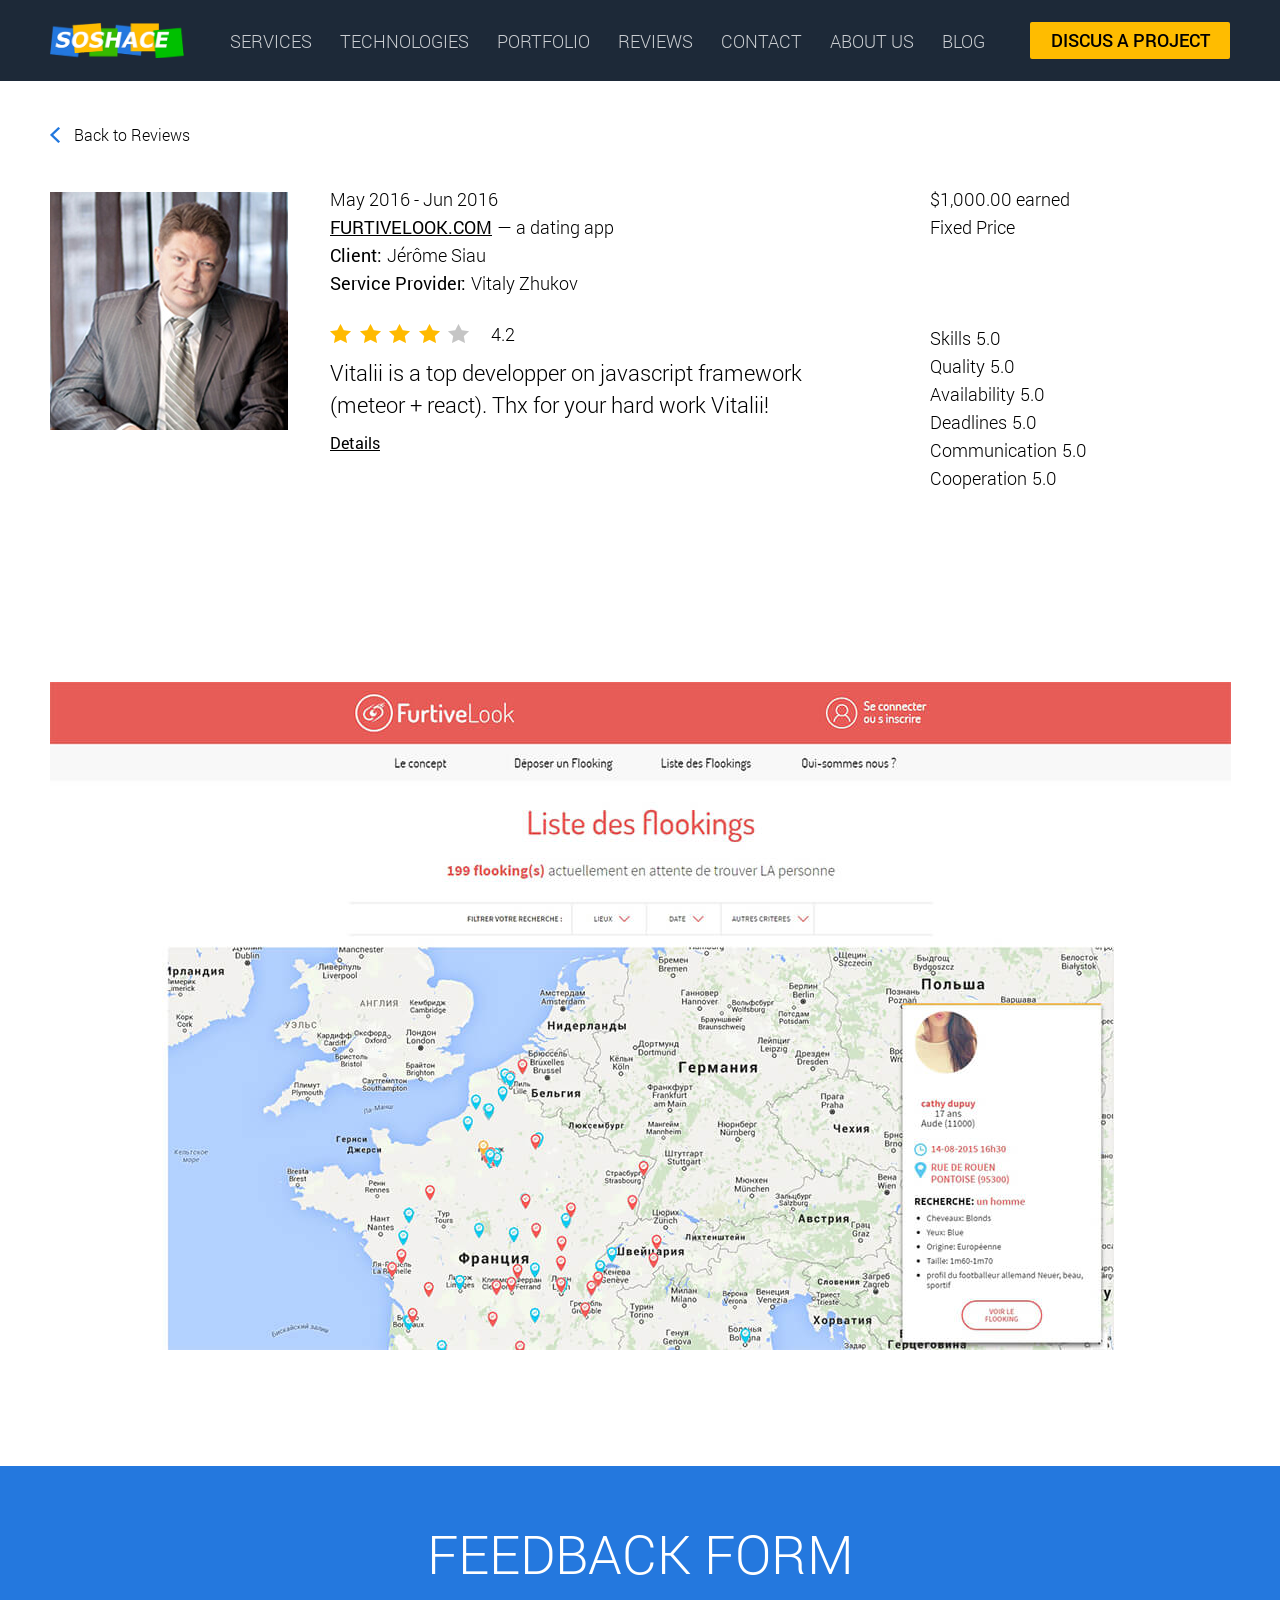
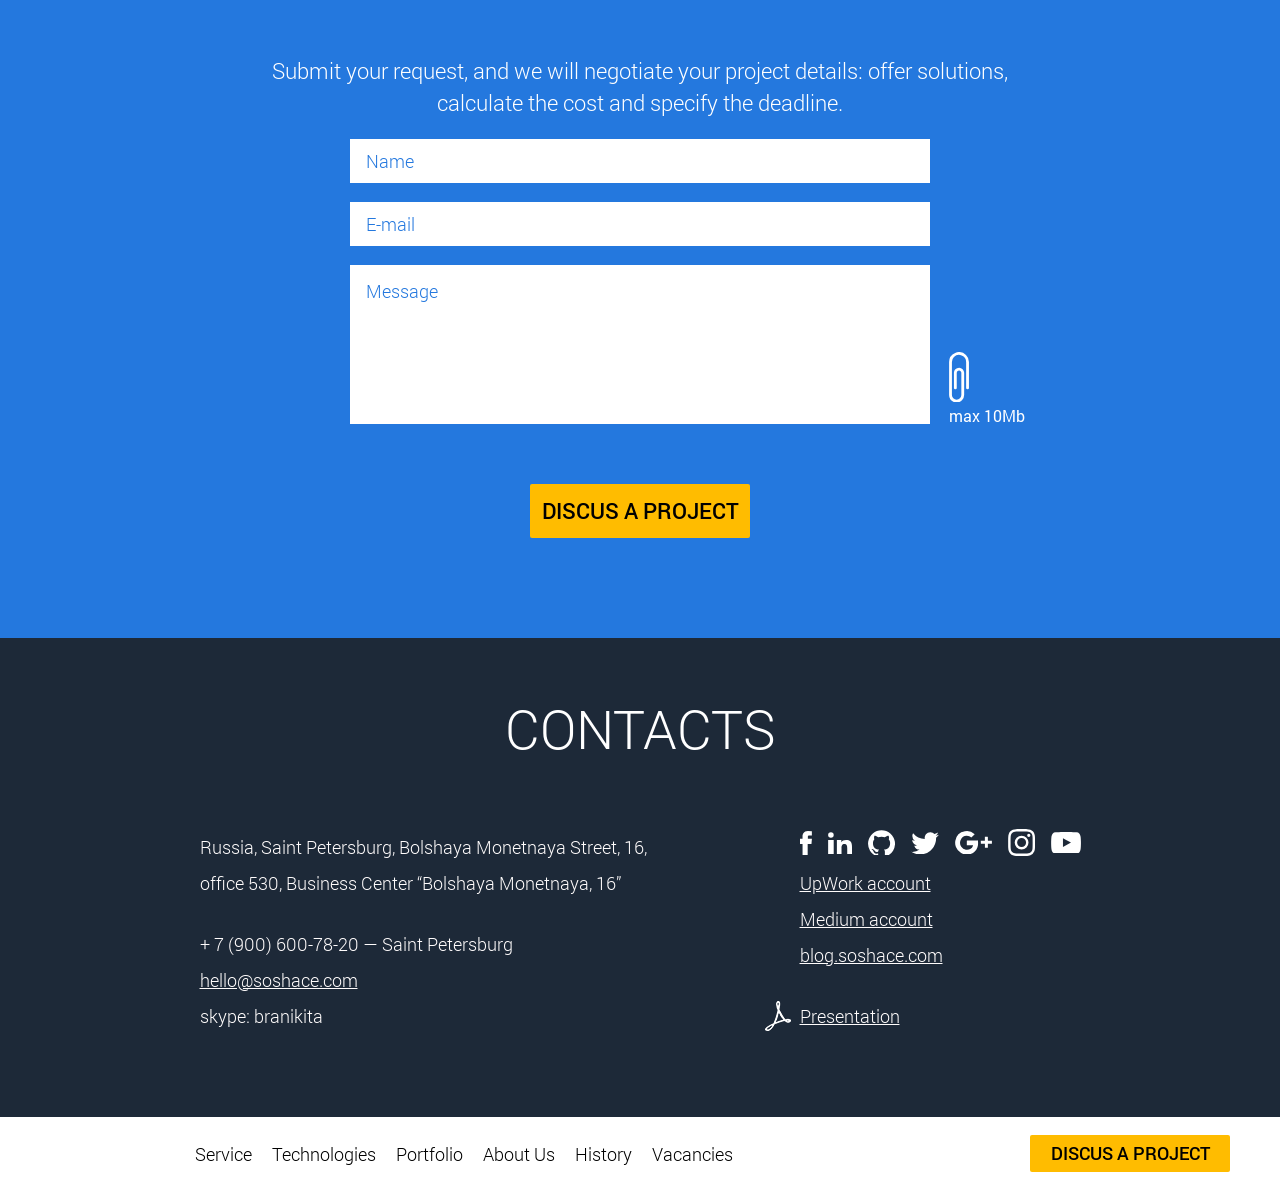
<file: review.html>
<!DOCTYPE html><html lang="en"><head><meta charset="UTF-8"><meta http-equiv="X-UA-Compatible" content="IE=Edge"><title>Title</title><link rel="shortcut icon" href="img/favicon.ico" type="image/x-icon"><link rel="stylesheet" href="css/style.css"><meta name="viewport" content="width=device-width, initial-scale=1, user-scalable=0"><meta name="format-detection" content="telephone=no"></head><body class="body"><div class="header"><div class="wrapper header__wrapper"><a class="logo header__logo" href="index.html"></a><div class="menu"><a class="menu__button" href="#"><div class="menu__button-item"></div><div class="menu__button-item"></div><div class="menu__button-item"></div></a><div class="menu__links"><a class="menu__item" href="services.html">Services</a><a class="menu__item" href="technologies.html">Technologies</a><a class="menu__item" href="portfolio.html">Portfolio</a><a class="menu__item" href="reviews.html">Reviews</a><a class="menu__item" href="contacts.html">Contact</a><a class="menu__item" href="about.html">About Us</a><a class="menu__item" href="history.html">History</a><a class="menu__item" href="careers.html">Vacancies</a><a class="menu__item" href="http://blog.soshace.com/ru/">Blog</a></div></div><a class="button button--small header__button" href="#feedback">Discus a Project</a></div></div><div class="page review"><div class="wrapper"><a class="link-back" href="reviews.html">Back to Reviews</a><div class="review__page-content"><div class="review-item review-item--detailed"><img class="review-item__author-photo" src="img/client-1.jpg" alt="Photo"><div class="review-item__content"><div class="review-item__content-top"><div class="review-item__info"><div class="review-item__date review-item__info-text">May 2016 - Jun 2016</div><div class="review-item__info-item"><a class="review-item__info-header review-item__subject" href="http://www.furtivelook.com/">furtivelook.com</a><div class="review-item__info-text">— a dating app</div></div><div class="review-item__info-item"><div class="review-item__info-header">Client:</div><div class="review-item__info-text">Jérôme Siau</div></div><div class="review-item__info-item"><div class="review-item__info-header">Service Provider:</div><div class="review-item__info-text">Vitaly Zhukov</div></div></div><div class="review-item__project-price"> <div class="review-item__project-price-content">$1,000.00 earned</div><div class="review-item__project-price-type">Fixed Price</div></div></div><div class="review-item__content-bottom"><div class="review-item__content-subject"><div class="review-item__evaluation"><div class="stars review-item__stars"><div class="stars__item stars__item--full"></div><div class="stars__item stars__item--full"></div><div class="stars__item stars__item--full"></div><div class="stars__item stars__item--full"></div><div class="stars__item stars__item--empty"></div></div><div class="review-item__rating">4.2</div></div><p class="review-item__dscr review-item__dscr--short">Vitalii is a top developper on javascript framework (meteor + react). Thx for your hard work Vitalii!</p><a class="review-item__link" href="review.html">Details</a></div><ul class="review-item__rating-details"><li class="review-item__rating-details-item"> <div class="review-item__rating-details-header">Skills</div><div class="review-item__rating-details-content">5.0     </div></li><li class="review-item__rating-details-item"> <div class="review-item__rating-details-header">Quality</div><div class="review-item__rating-details-content">5.0      </div></li><li class="review-item__rating-details-item"> <div class="review-item__rating-details-header">Availability</div><div class="review-item__rating-details-content">5.0      </div></li><li class="review-item__rating-details-item"> <div class="review-item__rating-details-header">Deadlines</div><div class="review-item__rating-details-content">5.0      </div></li><li class="review-item__rating-details-item"> <div class="review-item__rating-details-header">Communication</div><div class="review-item__rating-details-content">5.0      </div></li><li class="review-item__rating-details-item"> <div class="review-item__rating-details-header">Cooperation</div><div class="review-item__rating-details-content">5.0             </div></li></ul></div></div></div></div><img class="review__screenshot" src="img/project-1.jpg" alt="Furtivelook"></div></div><div class="feedback" id="feedback"><div class="wrapper"><h2 class="section-header">Feedback form</h2><form class="form feedback__form" action="#" method="post"><div class="form__content"><p class="form__dscr">Submit your request, and we will negotiate your project details: offer solutions, calculate the cost and specify the deadline.</p><div class="form__content-container"><input class="input form__input" type="text" placeholder="Name" name="name"><input class="input form__input" type="email" placeholder="E-mail" name="email"><textarea class="input input--textarea form__input" type="text" placeholder="Message" name="message"></textarea><div class="form__upload"><input class="form__upload-input" type="file"><div class="form__upload-icon form__upload-icon--clip"></div><div class="form__upload-text">max 10Mb</div></div><button class="button form__button">Discus a project</button></div></div><div class="form__message form__message--success"><div class="form__message-text">You did it, the request was sent. <br>We will answer you within our work day!</div><div class="form__message-icon"></div></div><div class="form__message form__message--error"><div class="form__message-text">Unfortunately, your request was not sent. <br>Please, contact us:<a class="form__message-link" href="mailto:hello@soshace.com">hello@soshace.com</a></div><div class="form__message-icon"></div></div></form></div></div><div class="contacts section" id="contacts"><div class="wrapper"><h2 class="section-header">Contacts</h2><div class="contacts-content contacts__contacts-content"><div class="contacts-content__section"><p class="contacts-content__item contacts-content__address">Russia, Saint Petersburg, Bolshaya Monetnaya Street, 16, office 530, Business Center “Bolshaya Monetnaya, 16”</p><p class="contacts-content__item contacts-content__phone">+ 7 (900) 600-78-20 — Saint Petersburg</p><a class="contacts-content__item contacts-content__link" href="mailto:hello@soshace.com">hello@soshace.com</a><p class="contacts-content__item">skype: branikita</p></div><div class="contacts-content__section"><div class="socials"><a class="socials__item socials__item--fb" target="_blank" href="https://www.facebook.com/soshace"></a><a class="socials__item socials__item--linkedin" target="_blank" href="https://www.linkedin.com/company/soshace"></a><a class="socials__item socials__item--github" target="_blank" href="https://github.com/soshace"></a><a class="socials__item socials__item--twitter" target="_blank" href="https://twitter.com/hisoshace"></a><a class="socials__item socials__item--google" target="_blank" href="https://plus.google.com/100228434511699964309"></a><a class="socials__item socials__item--instagram" target="_blank" href="https://www.instagram.com/soshaceteam/"></a><a class="socials__item socials__item--youtube" target="_blank" href="https://www.youtube.com/channel/UCfsRJLF3BrA-xCFlYCGR7EA"></a></div><a class="contacts-content__item contacts-content__link" target="_blank" href="https://www.upwork.com/o/companies/_~0195981d091a50e50f/">UpWork account</a><a class="contacts-content__item contacts-content__link" target="_blank" href="https://medium.com/@soshace">Medium account</a><a class="contacts-content__item contacts-content__link" target="_blank" href="http://blog.soshace.com/ru/">blog.soshace.com</a><a class="contacts-content__item contacts-content__link contacts-content__presentation" target="_blank" href="http://soshace.com/data/files/soshace_presentation_eng.pdf">Presentation</a></div></div></div></div><div class="footer"><div class="wrapper footer__wrapper"><ul class="sitemap"><li class="sitemap__item"><a class="sitemap__link" href="services.html">Service</a></li><li class="sitemap__item"><a class="sitemap__link" href="technologies.html">Technologies</a></li><li class="sitemap__item"><a class="sitemap__link" href="portfolio.html">Portfolio</a></li><li class="sitemap__item"><a class="sitemap__link" href="about.html">About Us</a></li><li class="sitemap__item"><a class="sitemap__link" href="history.html">History</a></li><li class="sitemap__item"><a class="sitemap__link" href="careers.html">Vacancies</a></li></ul><a class="button button--small" href="#feedback">Discus a Project</a></div></div><script type="text/javascript" src="js/jquery.min.js"></script><script type="text/javascript" src="js/plugins.js"></script><script type="text/javascript" src="js/script.js"></script></body></html>
</file>
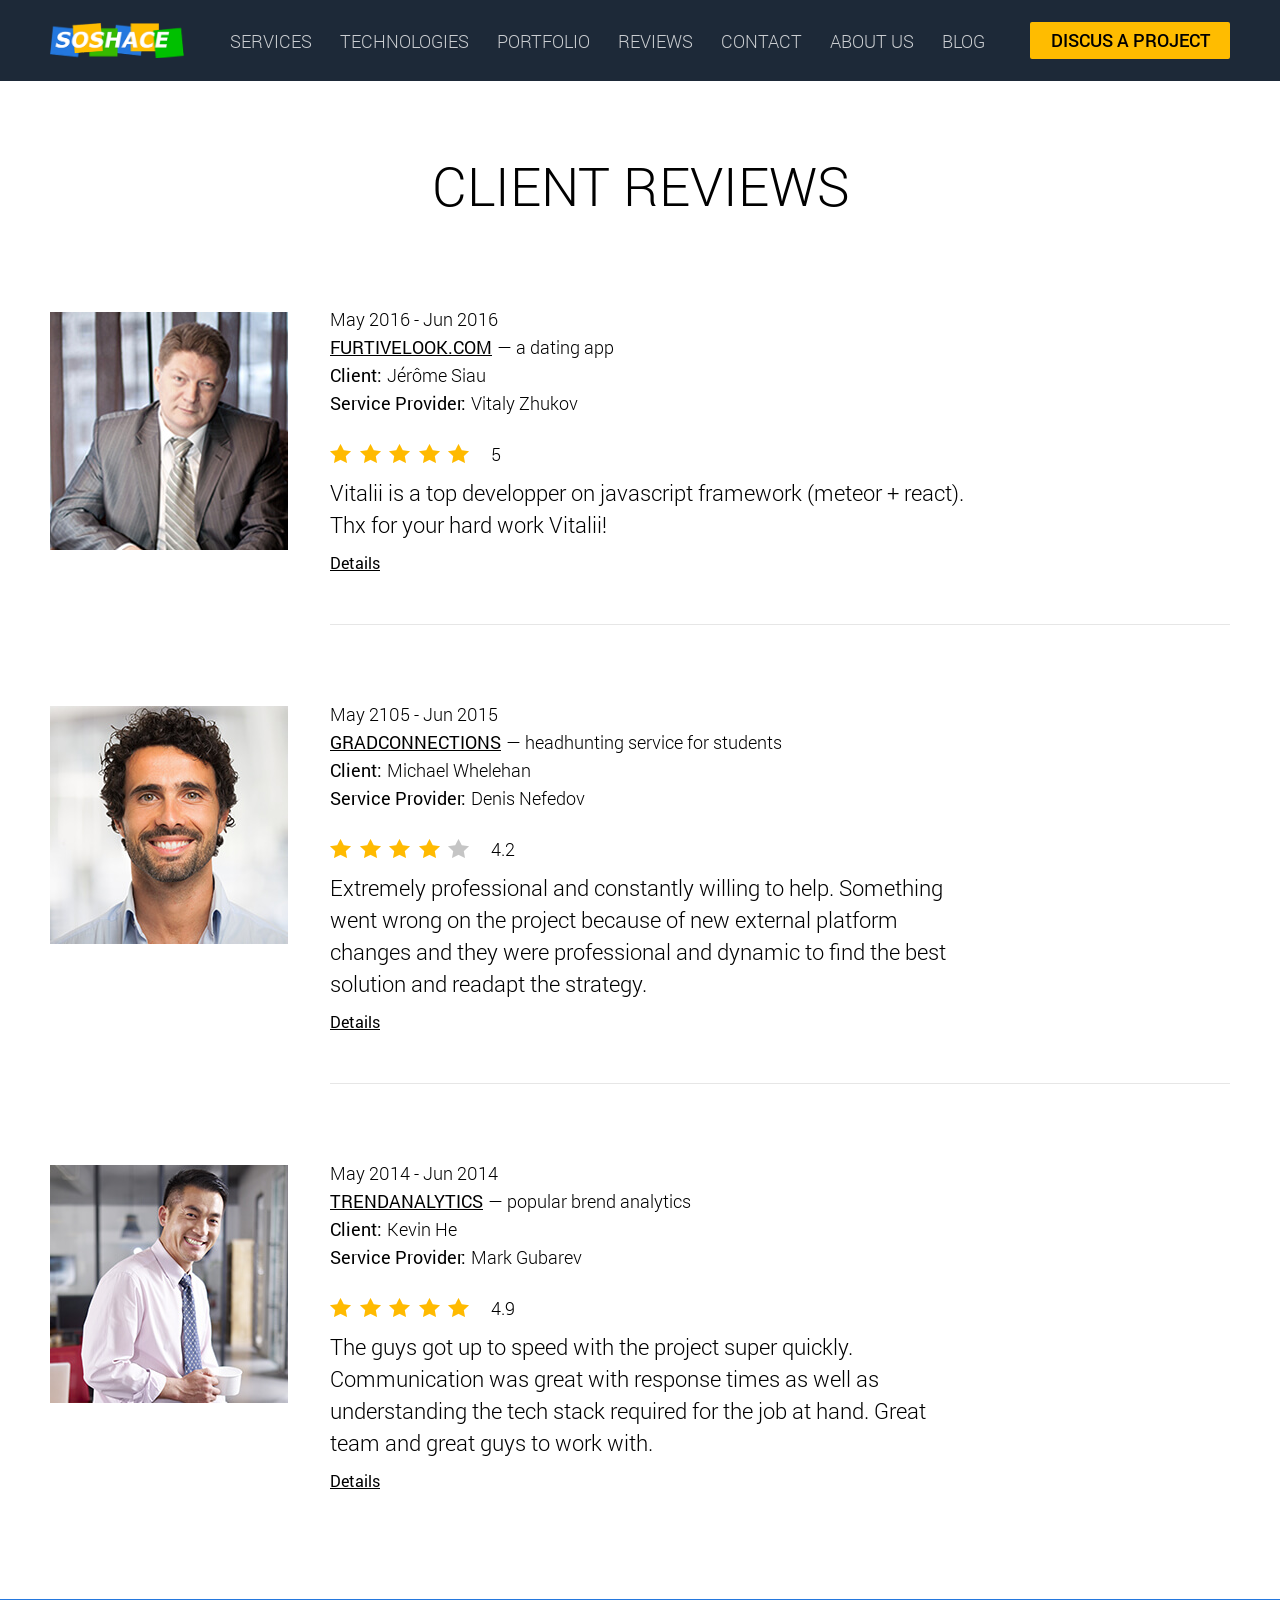
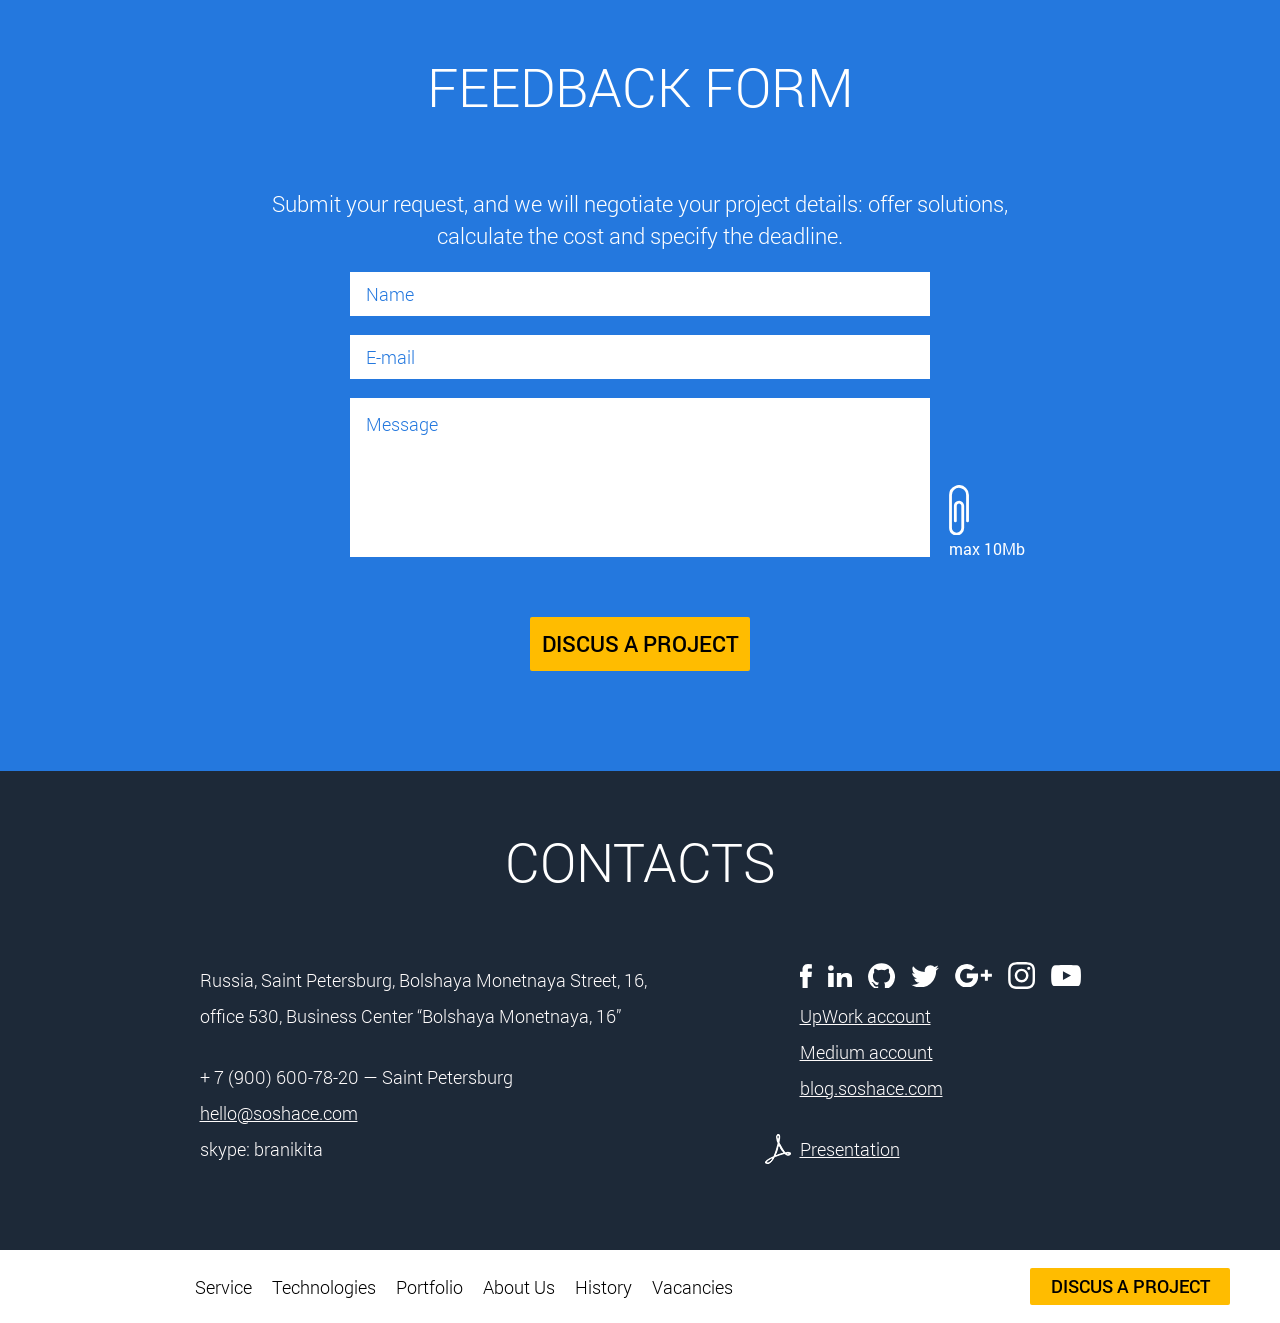
<file: reviews.html>
<!DOCTYPE html><html lang="en"><head><meta charset="UTF-8"><meta http-equiv="X-UA-Compatible" content="IE=Edge"><title>Title</title><link rel="shortcut icon" href="img/favicon.ico" type="image/x-icon"><link rel="stylesheet" href="css/style.css"><meta name="viewport" content="width=device-width, initial-scale=1, user-scalable=0"><meta name="format-detection" content="telephone=no"></head><body class="body"><div class="header"><div class="wrapper header__wrapper"><a class="logo header__logo" href="index.html"></a><div class="menu"><a class="menu__button" href="#"><div class="menu__button-item"></div><div class="menu__button-item"></div><div class="menu__button-item"></div></a><div class="menu__links"><a class="menu__item" href="services.html">Services</a><a class="menu__item" href="technologies.html">Technologies</a><a class="menu__item" href="portfolio.html">Portfolio</a><a class="menu__item" href="reviews.html">Reviews</a><a class="menu__item" href="contacts.html">Contact</a><a class="menu__item" href="about.html">About Us</a><a class="menu__item" href="history.html">History</a><a class="menu__item" href="careers.html">Vacancies</a><a class="menu__item" href="http://blog.soshace.com/ru/">Blog</a></div></div><a class="button button--small header__button" href="#feedback">Discus a Project</a></div></div><div class="page reviews-page"><div class="wrapper"><h1 class="section-header section-header--black">Client reviews</h1><div class="reviews-page__content"><div class="review-item"><img class="review-item__author-photo" src="img/client-1.jpg" alt="Photo"><div class="review-item__content"><div class="review-item__info"><div class="review-item__date review-item__info-text">May 2016 - Jun 2016</div><div class="review-item__info-item"><a class="review-item__info-header review-item__subject" href="http://www.furtivelook.com/">furtivelook.com</a><div class="review-item__info-text">— a dating app</div></div><div class="review-item__info-item"><div class="review-item__info-header">Client:</div><div class="review-item__info-text">Jérôme Siau</div></div><div class="review-item__info-item"><div class="review-item__info-header">Service Provider:</div><div class="review-item__info-text">Vitaly Zhukov</div></div></div><div class="review-item__evaluation"><div class="stars review-item__stars"><div class="stars__item stars__item--full"></div><div class="stars__item stars__item--full"></div><div class="stars__item stars__item--full"></div><div class="stars__item stars__item--full"></div><div class="stars__item stars__item--full"></div></div><div class="review-item__rating">5</div></div><p class="review-item__dscr">Vitalii is a top developper on javascript framework (meteor + react). Thx for your hard work Vitalii!</p><a class="review-item__link" href="review.html">Details</a></div></div><div class="review-item"><img class="review-item__author-photo" src="img/client-2.jpg" alt="Photo"><div class="review-item__content"><div class="review-item__info"><div class="review-item__date review-item__info-text">May 2105 - Jun 2015</div><div class="review-item__info-item"><a class="review-item__info-header review-item__subject" href="https://au.gradconnection.com/">gradconnections</a><div class="review-item__info-text">— headhunting service for students</div></div><div class="review-item__info-item"><div class="review-item__info-header">Client:</div><div class="review-item__info-text">Michael Whelehan</div></div><div class="review-item__info-item"><div class="review-item__info-header">Service Provider:</div><div class="review-item__info-text">Denis Nefedov</div></div></div><div class="review-item__evaluation"><div class="stars review-item__stars"><div class="stars__item stars__item--full"></div><div class="stars__item stars__item--full"></div><div class="stars__item stars__item--full"></div><div class="stars__item stars__item--full"></div><div class="stars__item stars__item--empty"></div></div><div class="review-item__rating">4.2</div></div><p class="review-item__dscr">Extremely professional and constantly willing to help. Something went wrong on the project because of new external platform changes and they were professional and dynamic to find the best solution and readapt the strategy.</p><a class="review-item__link" href="review.html">Details</a></div></div><div class="review-item"><img class="review-item__author-photo" src="img/client-3.jpg" alt="Photo"><div class="review-item__content"><div class="review-item__info"><div class="review-item__date review-item__info-text">May 2014 - Jun 2014</div><div class="review-item__info-item"><a class="review-item__info-header review-item__subject" href="https://www.trendalytics.co/">trendanalytics</a><div class="review-item__info-text">— popular brend analytics</div></div><div class="review-item__info-item"><div class="review-item__info-header">Client:</div><div class="review-item__info-text">Kevin He</div></div><div class="review-item__info-item"><div class="review-item__info-header">Service Provider:</div><div class="review-item__info-text">Mark Gubarev</div></div></div><div class="review-item__evaluation"><div class="stars review-item__stars"><div class="stars__item stars__item--full"></div><div class="stars__item stars__item--full"></div><div class="stars__item stars__item--full"></div><div class="stars__item stars__item--full"></div><div class="stars__item stars__item--full"></div></div><div class="review-item__rating">4.9</div></div><p class="review-item__dscr">The guys got up to speed with the project super quickly. Communication was great with response times as well as understanding the tech stack required for the job at hand. Great team and great guys to work with.</p><a class="review-item__link" href="review.html">Details</a></div></div></div></div></div><div class="feedback" id="feedback"><div class="wrapper"><h2 class="section-header">Feedback form</h2><form class="form feedback__form" action="#" method="post"><div class="form__content"><p class="form__dscr">Submit your request, and we will negotiate your project details: offer solutions, calculate the cost and specify the deadline.</p><div class="form__content-container"><input class="input form__input" type="text" placeholder="Name" name="name"><input class="input form__input" type="email" placeholder="E-mail" name="email"><textarea class="input input--textarea form__input" type="text" placeholder="Message" name="message"></textarea><div class="form__upload"><input class="form__upload-input" type="file"><div class="form__upload-icon form__upload-icon--clip"></div><div class="form__upload-text">max 10Mb</div></div><button class="button form__button">Discus a project</button></div></div><div class="form__message form__message--success"><div class="form__message-text">You did it, the request was sent. <br>We will answer you within our work day!</div><div class="form__message-icon"></div></div><div class="form__message form__message--error"><div class="form__message-text">Unfortunately, your request was not sent. <br>Please, contact us:<a class="form__message-link" href="mailto:hello@soshace.com">hello@soshace.com</a></div><div class="form__message-icon"></div></div></form></div></div><div class="contacts section" id="contacts"><div class="wrapper"><h2 class="section-header">Contacts</h2><div class="contacts-content contacts__contacts-content"><div class="contacts-content__section"><p class="contacts-content__item contacts-content__address">Russia, Saint Petersburg, Bolshaya Monetnaya Street, 16, office 530, Business Center “Bolshaya Monetnaya, 16”</p><p class="contacts-content__item contacts-content__phone">+ 7 (900) 600-78-20 — Saint Petersburg</p><a class="contacts-content__item contacts-content__link" href="mailto:hello@soshace.com">hello@soshace.com</a><p class="contacts-content__item">skype: branikita</p></div><div class="contacts-content__section"><div class="socials"><a class="socials__item socials__item--fb" target="_blank" href="https://www.facebook.com/soshace"></a><a class="socials__item socials__item--linkedin" target="_blank" href="https://www.linkedin.com/company/soshace"></a><a class="socials__item socials__item--github" target="_blank" href="https://github.com/soshace"></a><a class="socials__item socials__item--twitter" target="_blank" href="https://twitter.com/hisoshace"></a><a class="socials__item socials__item--google" target="_blank" href="https://plus.google.com/100228434511699964309"></a><a class="socials__item socials__item--instagram" target="_blank" href="https://www.instagram.com/soshaceteam/"></a><a class="socials__item socials__item--youtube" target="_blank" href="https://www.youtube.com/channel/UCfsRJLF3BrA-xCFlYCGR7EA"></a></div><a class="contacts-content__item contacts-content__link" target="_blank" href="https://www.upwork.com/o/companies/_~0195981d091a50e50f/">UpWork account</a><a class="contacts-content__item contacts-content__link" target="_blank" href="https://medium.com/@soshace">Medium account</a><a class="contacts-content__item contacts-content__link" target="_blank" href="http://blog.soshace.com/ru/">blog.soshace.com</a><a class="contacts-content__item contacts-content__link contacts-content__presentation" target="_blank" href="http://soshace.com/data/files/soshace_presentation_eng.pdf">Presentation</a></div></div></div></div><div class="footer"><div class="wrapper footer__wrapper"><ul class="sitemap"><li class="sitemap__item"><a class="sitemap__link" href="services.html">Service</a></li><li class="sitemap__item"><a class="sitemap__link" href="technologies.html">Technologies</a></li><li class="sitemap__item"><a class="sitemap__link" href="portfolio.html">Portfolio</a></li><li class="sitemap__item"><a class="sitemap__link" href="about.html">About Us</a></li><li class="sitemap__item"><a class="sitemap__link" href="history.html">History</a></li><li class="sitemap__item"><a class="sitemap__link" href="careers.html">Vacancies</a></li></ul><a class="button button--small" href="#feedback">Discus a Project</a></div></div><script type="text/javascript" src="js/jquery.min.js"></script><script type="text/javascript" src="js/plugins.js"></script><script type="text/javascript" src="js/script.js"></script></body></html>
</file>
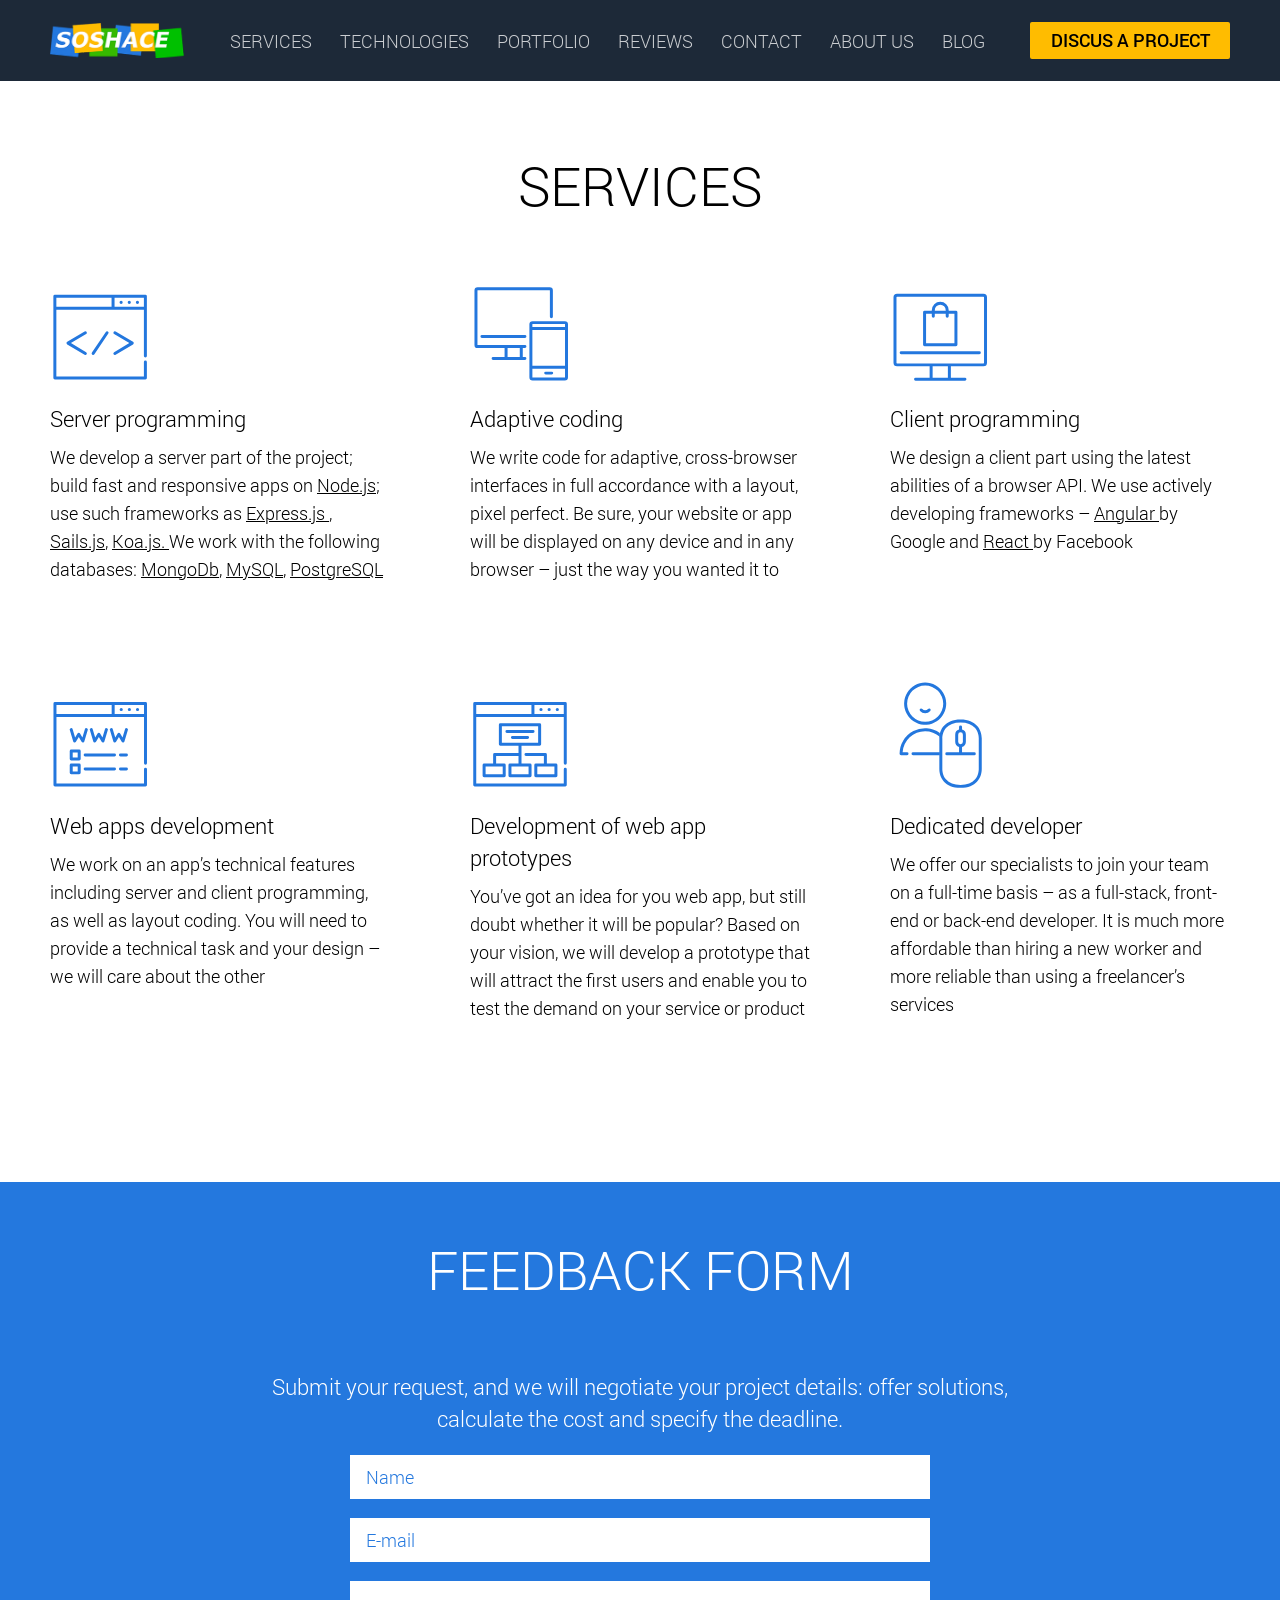
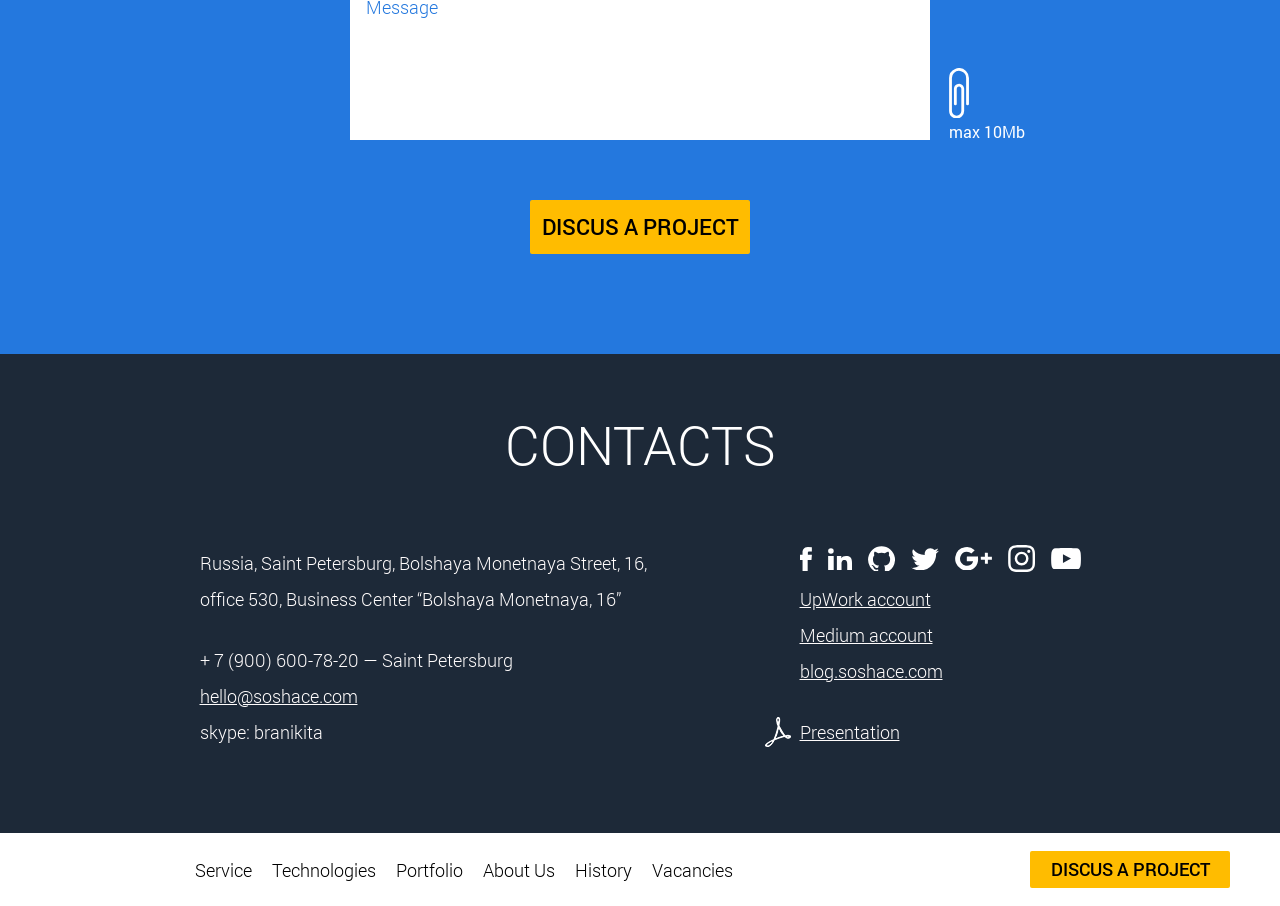
<file: services.html>
<!DOCTYPE html><html lang="en"><head><meta charset="UTF-8"><meta http-equiv="X-UA-Compatible" content="IE=Edge"><title>Title</title><link rel="shortcut icon" href="img/favicon.ico" type="image/x-icon"><link rel="stylesheet" href="css/style.css"><meta name="viewport" content="width=device-width, initial-scale=1, user-scalable=0"><meta name="format-detection" content="telephone=no"></head><body class="body"><div class="header"><div class="wrapper header__wrapper"><a class="logo header__logo" href="index.html"></a><div class="menu"><a class="menu__button" href="#"><div class="menu__button-item"></div><div class="menu__button-item"></div><div class="menu__button-item"></div></a><div class="menu__links"><a class="menu__item" href="services.html">Services</a><a class="menu__item" href="technologies.html">Technologies</a><a class="menu__item" href="portfolio.html">Portfolio</a><a class="menu__item" href="reviews.html">Reviews</a><a class="menu__item" href="contacts.html">Contact</a><a class="menu__item" href="about.html">About Us</a><a class="menu__item" href="history.html">History</a><a class="menu__item" href="careers.html">Vacancies</a><a class="menu__item" href="http://blog.soshace.com/ru/">Blog</a></div></div><a class="button button--small header__button" href="#feedback">Discus a Project</a></div></div><div class="page services-page"><div class="wrapper"><h1 class="section-header section-header--black">Services</h1><ul class="services-page__list"><li class="services-page__item"><div class="services-page__item-icon services-page__item-icon--server"></div><h2 class="services-page__item-name">Server programming</h2><p class="services-page__item-content">We develop a server part of the project; build fast and responsive apps on <a class="services-page__item-link" href="#">Node.js</a>; use such frameworks as <a class="services-page__item-link" href="#">Express.js </a>, <a class="services-page__item-link" href="#">Sails.js</a>, <a class="services-page__item-link" href="#">Koa.js. </a>We work with the following databases: <a class="services-page__item-link" href="#">MongoDb</a>, <a class="services-page__item-link" href="#">MySQL</a>, <a class="services-page__item-link" href="#">PostgreSQL</a></p></li><li class="services-page__item"><div class="services-page__item-icon services-page__item-icon--adaptive"></div><h2 class="services-page__item-name">Adaptive coding </h2><p class="services-page__item-content">We write code for adaptive, cross-browser interfaces in full accordance with a layout, pixel perfect. Be sure, your website or app will be displayed on any device and in any browser – just the way you wanted it to</p></li><li class="services-page__item"><div class="services-page__item-icon services-page__item-icon--client"></div><h2 class="services-page__item-name">Client programming</h2><p class="services-page__item-content">We design a client part using the latest abilities of a browser API. We use actively developing frameworks – <a class="services-page__item-link" href="#">Angular </a>by Google and <a class="services-page__item-link" href="#">React </a>by Facebook</p></li><li class="services-page__item"><div class="services-page__item-icon services-page__item-icon--web"></div><h2 class="services-page__item-name">Web apps development </h2><p class="services-page__item-content">We work on an app’s technical features including server and client programming, as well as layout coding. You will need to provide a technical task and your design – we will care about the other</p></li><li class="services-page__item"><div class="services-page__item-icon services-page__item-icon--prototype"></div><h2 class="services-page__item-name">Development of web app prototypes </h2><p class="services-page__item-content">You’ve got an idea for you web app, but still doubt whether it will be popular? Based on your vision, we will develop a prototype that will attract the first users and enable you to test the demand on your service or product</p></li><li class="services-page__item"><div class="services-page__item-icon services-page__item-icon--dedicated"></div><h2 class="services-page__item-name">Dedicated developer</h2><p class="services-page__item-content">We offer our specialists to join your team on a full-time basis – as a full-stack, front-end or back-end developer. It is much more affordable than hiring a new worker and more reliable than using a freelancer’s services</p></li></ul></div></div><div class="feedback" id="feedback"><div class="wrapper"><h2 class="section-header">Feedback form</h2><form class="form feedback__form" action="#" method="post"><div class="form__content"><p class="form__dscr">Submit your request, and we will negotiate your project details: offer solutions, calculate the cost and specify the deadline.</p><div class="form__content-container"><input class="input form__input" type="text" placeholder="Name" name="name"><input class="input form__input" type="email" placeholder="E-mail" name="email"><textarea class="input input--textarea form__input" type="text" placeholder="Message" name="message"></textarea><div class="form__upload"><input class="form__upload-input" type="file"><div class="form__upload-icon form__upload-icon--clip"></div><div class="form__upload-text">max 10Mb</div></div><button class="button form__button">Discus a project</button></div></div><div class="form__message form__message--success"><div class="form__message-text">You did it, the request was sent. <br>We will answer you within our work day!</div><div class="form__message-icon"></div></div><div class="form__message form__message--error"><div class="form__message-text">Unfortunately, your request was not sent. <br>Please, contact us:<a class="form__message-link" href="mailto:hello@soshace.com">hello@soshace.com</a></div><div class="form__message-icon"></div></div></form></div></div><div class="contacts section" id="contacts"><div class="wrapper"><h2 class="section-header">Contacts</h2><div class="contacts-content contacts__contacts-content"><div class="contacts-content__section"><p class="contacts-content__item contacts-content__address">Russia, Saint Petersburg, Bolshaya Monetnaya Street, 16, office 530, Business Center “Bolshaya Monetnaya, 16”</p><p class="contacts-content__item contacts-content__phone">+ 7 (900) 600-78-20 — Saint Petersburg</p><a class="contacts-content__item contacts-content__link" href="mailto:hello@soshace.com">hello@soshace.com</a><p class="contacts-content__item">skype: branikita</p></div><div class="contacts-content__section"><div class="socials"><a class="socials__item socials__item--fb" target="_blank" href="https://www.facebook.com/soshace"></a><a class="socials__item socials__item--linkedin" target="_blank" href="https://www.linkedin.com/company/soshace"></a><a class="socials__item socials__item--github" target="_blank" href="https://github.com/soshace"></a><a class="socials__item socials__item--twitter" target="_blank" href="https://twitter.com/hisoshace"></a><a class="socials__item socials__item--google" target="_blank" href="https://plus.google.com/100228434511699964309"></a><a class="socials__item socials__item--instagram" target="_blank" href="https://www.instagram.com/soshaceteam/"></a><a class="socials__item socials__item--youtube" target="_blank" href="https://www.youtube.com/channel/UCfsRJLF3BrA-xCFlYCGR7EA"></a></div><a class="contacts-content__item contacts-content__link" target="_blank" href="https://www.upwork.com/o/companies/_~0195981d091a50e50f/">UpWork account</a><a class="contacts-content__item contacts-content__link" target="_blank" href="https://medium.com/@soshace">Medium account</a><a class="contacts-content__item contacts-content__link" target="_blank" href="http://blog.soshace.com/ru/">blog.soshace.com</a><a class="contacts-content__item contacts-content__link contacts-content__presentation" target="_blank" href="http://soshace.com/data/files/soshace_presentation_eng.pdf">Presentation</a></div></div></div></div><div class="footer"><div class="wrapper footer__wrapper"><ul class="sitemap"><li class="sitemap__item"><a class="sitemap__link" href="services.html">Service</a></li><li class="sitemap__item"><a class="sitemap__link" href="technologies.html">Technologies</a></li><li class="sitemap__item"><a class="sitemap__link" href="portfolio.html">Portfolio</a></li><li class="sitemap__item"><a class="sitemap__link" href="about.html">About Us</a></li><li class="sitemap__item"><a class="sitemap__link" href="history.html">History</a></li><li class="sitemap__item"><a class="sitemap__link" href="careers.html">Vacancies</a></li></ul><a class="button button--small" href="#feedback">Discus a Project</a></div></div><script type="text/javascript" src="js/jquery.min.js"></script><script type="text/javascript" src="js/plugins.js"></script><script type="text/javascript" src="js/script.js"></script></body></html>
</file>
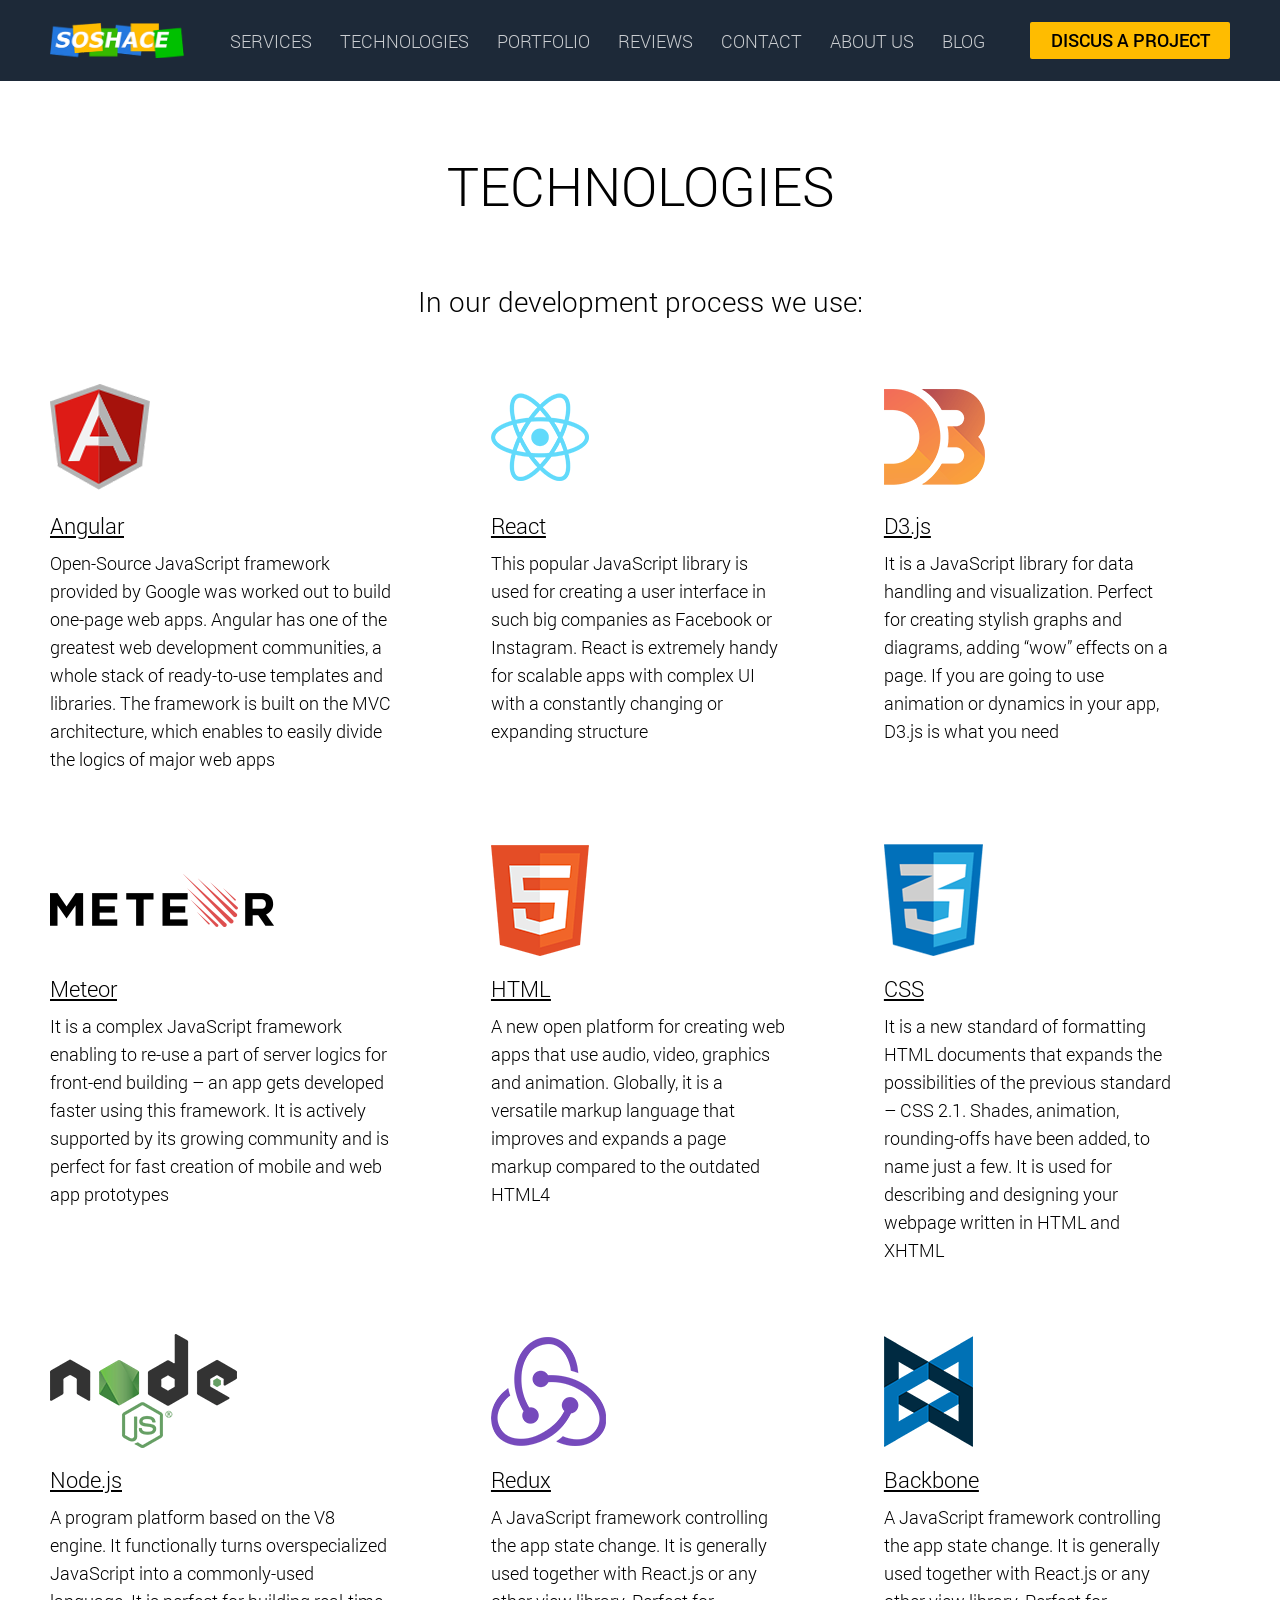
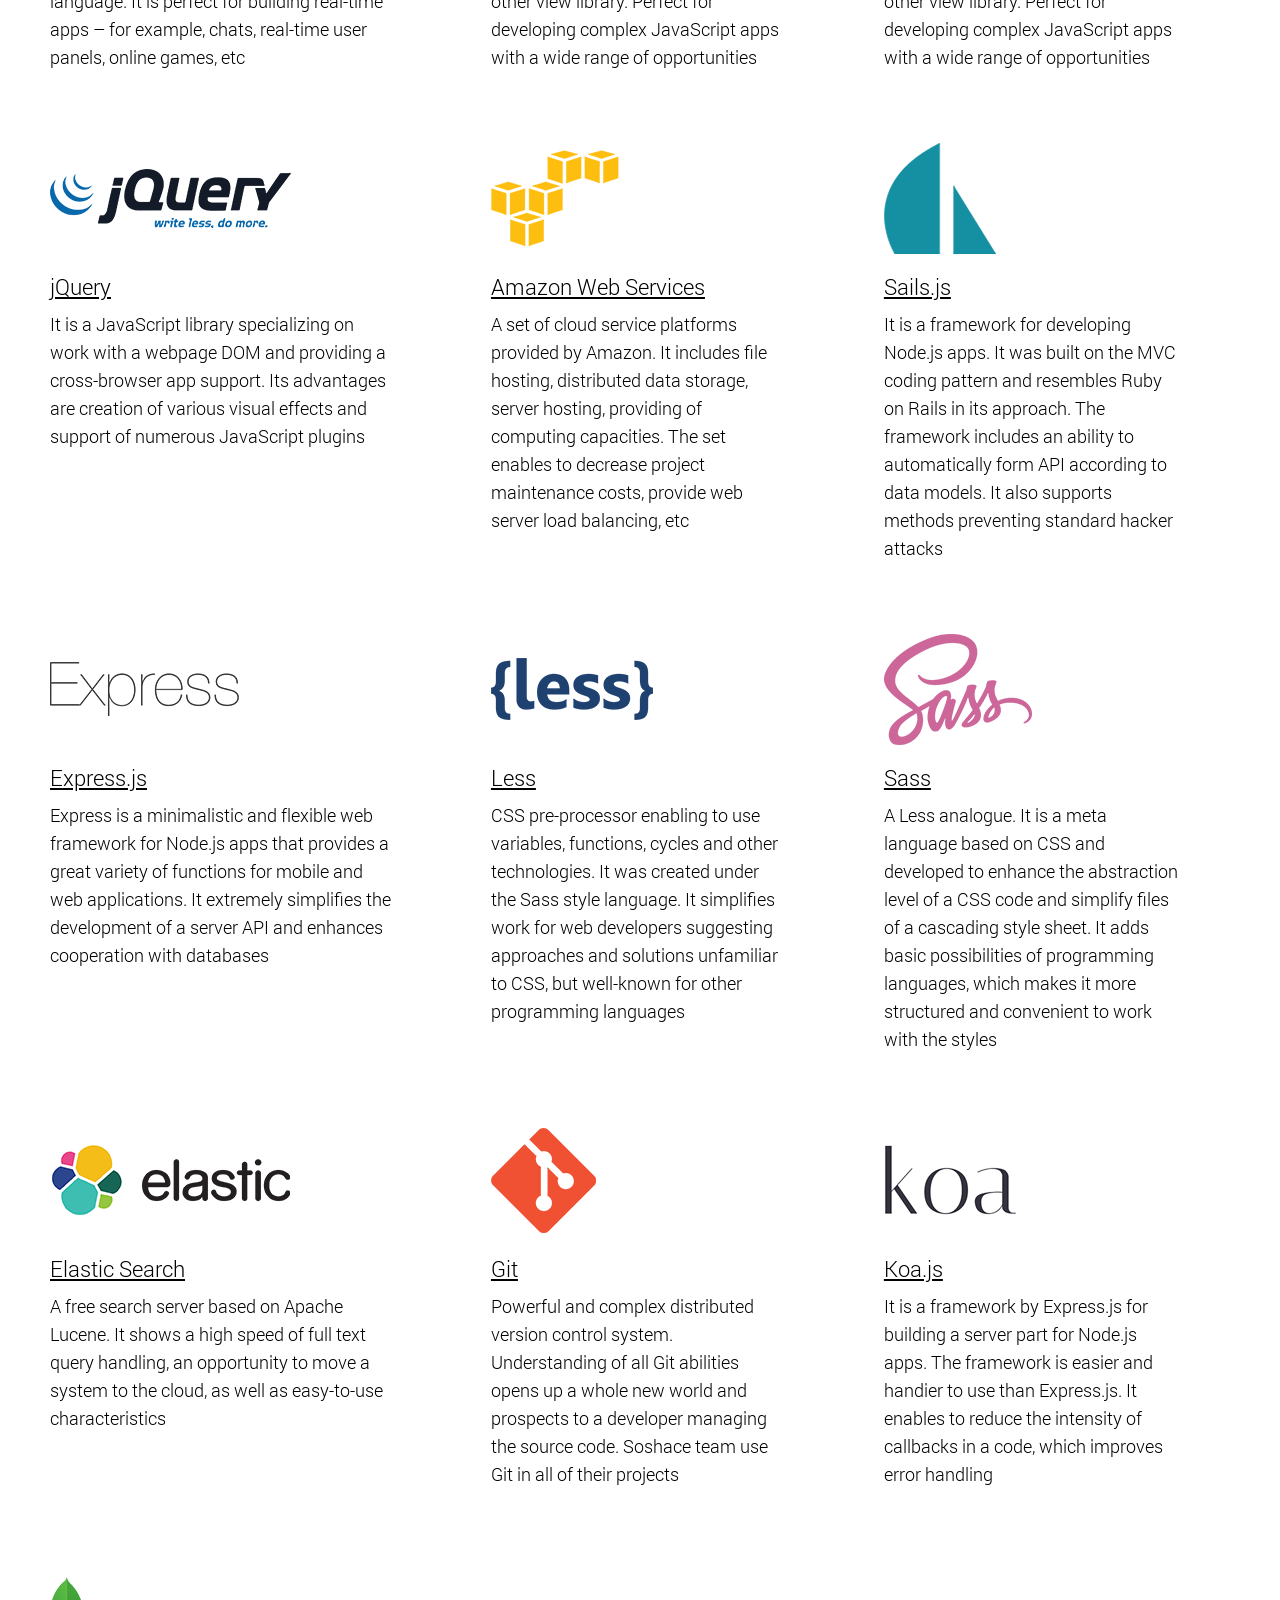
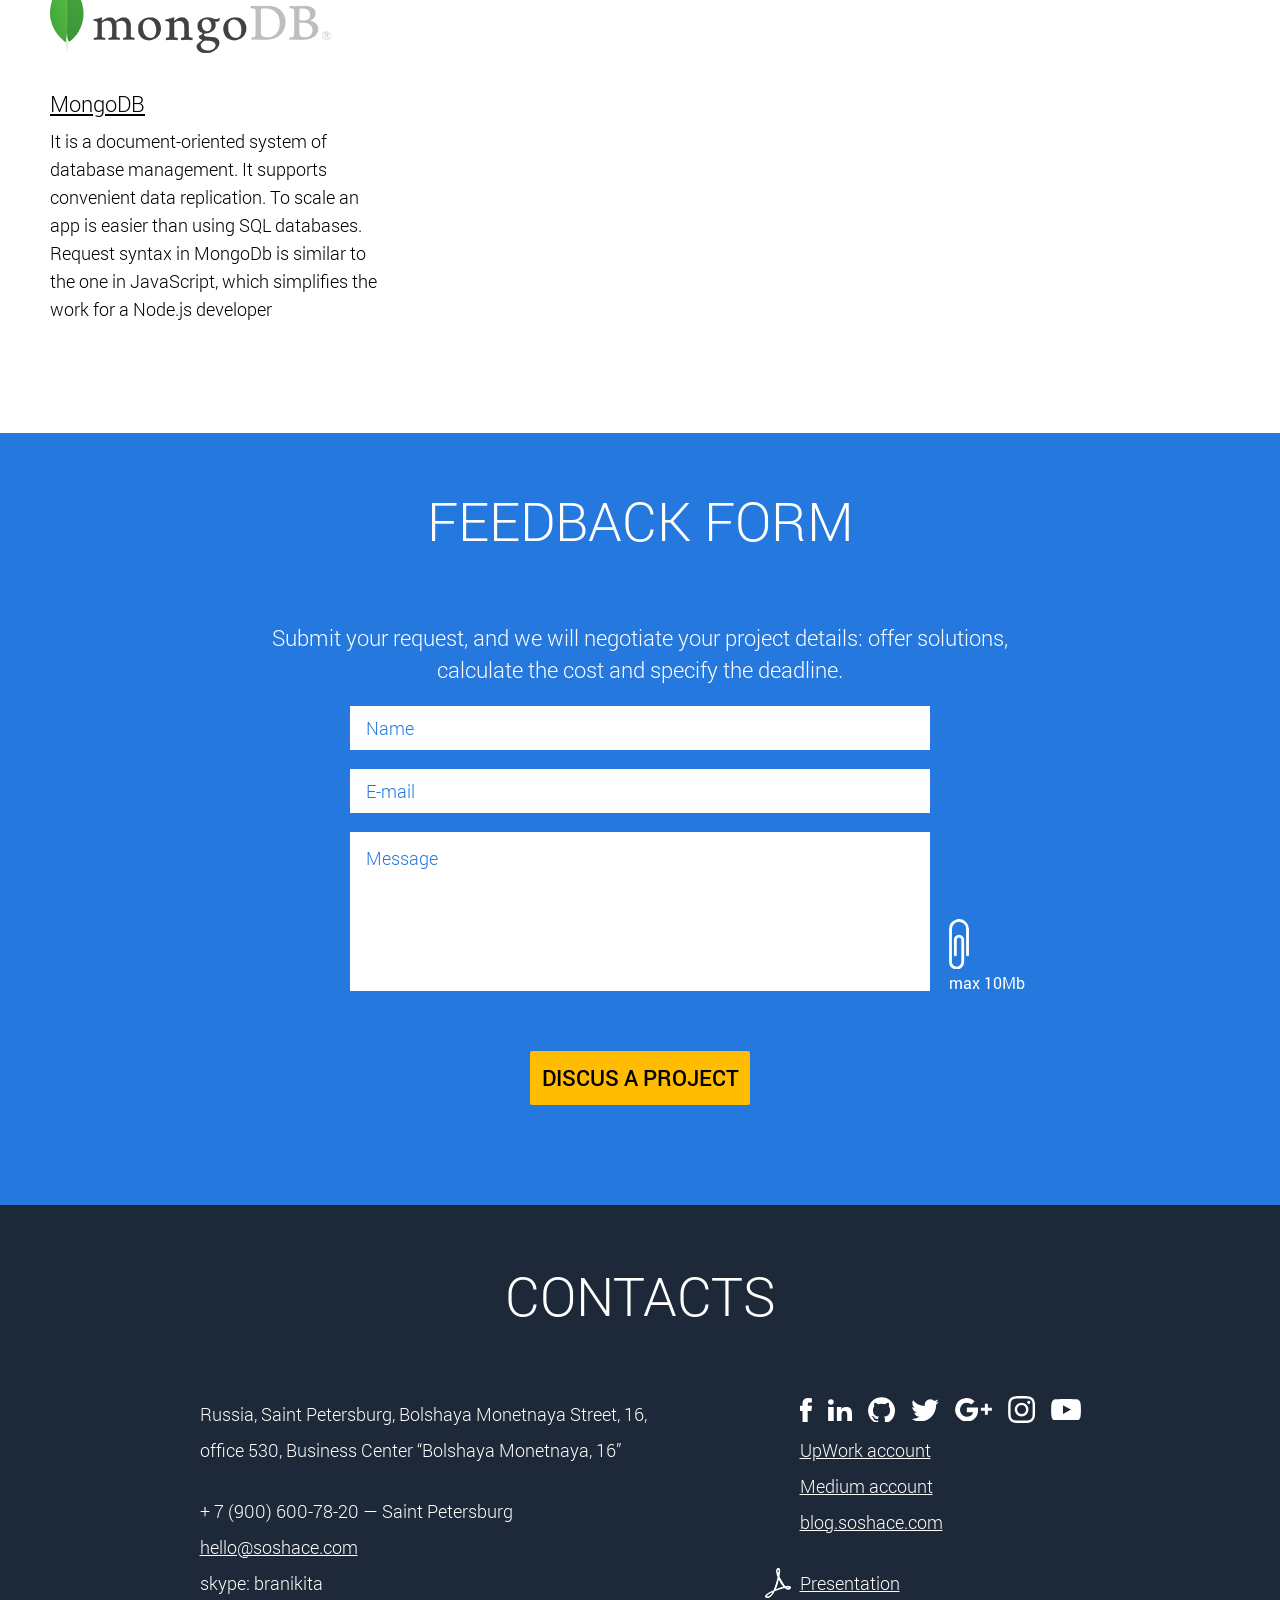
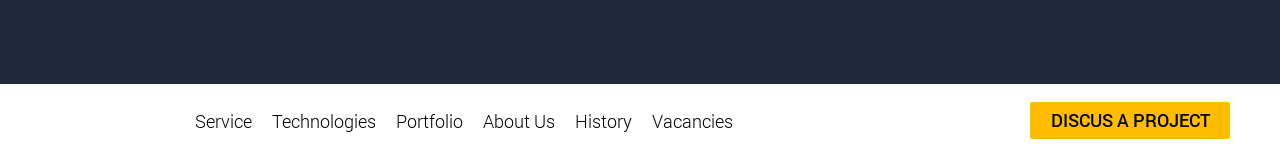
<file: technologies.html>
<!DOCTYPE html><html lang="en"><head><meta charset="UTF-8"><meta http-equiv="X-UA-Compatible" content="IE=Edge"><title>Title</title><link rel="shortcut icon" href="img/favicon.ico" type="image/x-icon"><link rel="stylesheet" href="css/style.css"><meta name="viewport" content="width=device-width, initial-scale=1, user-scalable=0"><meta name="format-detection" content="telephone=no"></head><body class="body"><div class="header"><div class="wrapper header__wrapper"><a class="logo header__logo" href="index.html"></a><div class="menu"><a class="menu__button" href="#"><div class="menu__button-item"></div><div class="menu__button-item"></div><div class="menu__button-item"></div></a><div class="menu__links"><a class="menu__item" href="services.html">Services</a><a class="menu__item" href="technologies.html">Technologies</a><a class="menu__item" href="portfolio.html">Portfolio</a><a class="menu__item" href="reviews.html">Reviews</a><a class="menu__item" href="contacts.html">Contact</a><a class="menu__item" href="about.html">About Us</a><a class="menu__item" href="history.html">History</a><a class="menu__item" href="careers.html">Vacancies</a><a class="menu__item" href="http://blog.soshace.com/ru/">Blog</a></div></div><a class="button button--small header__button" href="#feedback">Discus a Project</a></div></div><div class="page technologies-page"><div class="wrapper"><h1 class="section-header section-header--black">Technologies</h1><h2 class="section-subheader technologies-page__subheader">In our development process we use:</h2><ul class="technologies-page__list"><li class="technologies-page__item"><div class="technologies-page__icon technologies-page__icon--angular"></div><a class="technologies-page__header" href="#">Angular</a><p class="technologies-page__content">Open-Source JavaScript framework provided by Google was worked out to build one-page web apps. Angular has one of the greatest web development communities, a whole stack of ready-to-use templates and libraries. The framework is built on the MVC architecture, which enables to easily divide the logics of major web apps</p></li><li class="technologies-page__item"><div class="technologies-page__icon technologies-page__icon--react"></div><a class="technologies-page__header" href="#">React</a><p class="technologies-page__content">This popular JavaSсript library is used for creating a user interface in such big companies as Facebook or Instagram. React is extremely handy for scalable apps with complex UI with a constantly changing or expanding structure</p></li><li class="technologies-page__item"><div class="technologies-page__icon technologies-page__icon--d3"></div><a class="technologies-page__header" href="#">D3.js</a><p class="technologies-page__content">It is a JavaScript library for data handling and visualization. Perfect for creating stylish graphs and diagrams, adding “wow” effects on a page. If you are going to use animation or dynamics in your app, D3.js is what you need</p></li><li class="technologies-page__item"><div class="technologies-page__icon technologies-page__icon--meteor"></div><a class="technologies-page__header" href="#">Meteor</a><p class="technologies-page__content">It is a complex JavaScript framework enabling to re-use a part of server logics for front-end building – an app gets developed faster using this framework. It is actively supported by its growing community and is perfect for fast creation of mobile and web app prototypes</p></li><li class="technologies-page__item"><div class="technologies-page__icon technologies-page__icon--html"></div><a class="technologies-page__header" href="#">HTML</a><p class="technologies-page__content">A new open platform for creating web apps that use audio, video, graphics and animation. Globally, it is a versatile markup language that improves and expands a page markup compared to the outdated HTML4</p></li><li class="technologies-page__item"><div class="technologies-page__icon technologies-page__icon--css"></div><a class="technologies-page__header" href="#">CSS</a><p class="technologies-page__content">It is a new standard of formatting HTML documents that expands the possibilities of the previous standard – CSS 2.1. Shades, animation, rounding-offs have been added, to name just a few. It is used for describing and designing your webpage written in HTML and XHTML</p></li><li class="technologies-page__item"><div class="technologies-page__icon technologies-page__icon--node"></div><a class="technologies-page__header" href="#">Node.js</a><p class="technologies-page__content">A program platform based on the V8 engine. It functionally turns overspecialized JavaScript into a commonly-used language. It is perfect for building real-time apps – for example, chats, real-time user panels, online games, etc</p></li><li class="technologies-page__item"><div class="technologies-page__icon technologies-page__icon--redux"></div><a class="technologies-page__header" href="#">Redux</a><p class="technologies-page__content">A JavaScript framework controlling the app state change. It is generally used together with React.js or any other view library. Perfect for developing complex JavaScript apps with a wide range of opportunities</p></li><li class="technologies-page__item"><div class="technologies-page__icon technologies-page__icon--backbone"></div><a class="technologies-page__header" href="#">Backbone</a><p class="technologies-page__content">A JavaScript framework controlling the app state change. It is generally used together with React.js or any other view library. Perfect for developing complex JavaScript apps with a wide range of opportunities</p></li><li class="technologies-page__item"><div class="technologies-page__icon technologies-page__icon--jquery"></div><a class="technologies-page__header" href="#">jQuery</a><p class="technologies-page__content">It is a JavaScript library specializing on work with a webpage DOM and providing a cross-browser app support. Its advantages are creation of various visual effects and support of numerous JavaScript plugins</p></li><li class="technologies-page__item"><div class="technologies-page__icon technologies-page__icon--amazon"></div><a class="technologies-page__header" href="#">Amazon Web Services</a><p class="technologies-page__content">A set of cloud service platforms provided by Amazon. It includes file hosting, distributed data storage, server hosting, providing of computing capacities. The set enables to decrease project maintenance costs, provide web server load balancing, etc</p></li><li class="technologies-page__item"><div class="technologies-page__icon technologies-page__icon--sails"></div><a class="technologies-page__header" href="#">Sails.js</a><p class="technologies-page__content">It is a framework for developing Node.js apps. It was built on the MVC coding pattern and resembles Ruby on Rails in its approach. The framework includes an ability to automatically form API according to data models. It also supports methods preventing standard hacker attacks</p></li><li class="technologies-page__item"><div class="technologies-page__icon technologies-page__icon--express"></div><a class="technologies-page__header" href="#">Express.js</a><p class="technologies-page__content">Express is a minimalistic and flexible web framework for Node.js apps that provides a great variety of functions for mobile and web applications. It extremely simplifies the development of a server API and enhances cooperation with databases</p></li><li class="technologies-page__item"><div class="technologies-page__icon technologies-page__icon--less"></div><a class="technologies-page__header" href="#">Less</a><p class="technologies-page__content">CSS pre-processor enabling to use variables, functions, cycles and other technologies. It was created under the Sass style language. It simplifies work for web developers suggesting approaches and solutions unfamiliar to CSS, but well-known for other programming languages</p></li><li class="technologies-page__item"><div class="technologies-page__icon technologies-page__icon--sass"></div><a class="technologies-page__header" href="#">Sass</a><p class="technologies-page__content">A Less analogue. It is a meta language based on CSS and developed to enhance the abstraction level of a CSS code and simplify files of a cascading style sheet. It adds basic possibilities of programming languages, which makes it more structured and convenient to work with the styles</p></li><li class="technologies-page__item"><div class="technologies-page__icon technologies-page__icon--elastic"></div><a class="technologies-page__header" href="#">Elastic Search</a><p class="technologies-page__content">A free search server based on Apache Lucene. It shows a high speed of full text query handling, an opportunity to move a system to the cloud, as well as easy-to-use characteristics</p></li><li class="technologies-page__item"><div class="technologies-page__icon technologies-page__icon--git"></div><a class="technologies-page__header" href="#">Git</a><p class="technologies-page__content">Powerful and complex distributed version control system. Understanding of all Git abilities opens up a whole new world and prospects to a developer managing the source code. Soshace team use Git in all of their projects</p></li><li class="technologies-page__item"><div class="technologies-page__icon technologies-page__icon--koa"></div><a class="technologies-page__header" href="#">Koa.js</a><p class="technologies-page__content">It is a framework by Express.js for building a server part for Node.js apps. The framework is easier and handier to use than Express.js. It enables to reduce the intensity of callbacks in a code, which improves error handling</p></li><li class="technologies-page__item"><div class="technologies-page__icon technologies-page__icon--mongodb"></div><a class="technologies-page__header" href="#">MongoDB</a><p class="technologies-page__content">It is a document-oriented system of database management. It supports convenient data replication. To scale an app is easier than using SQL databases. Request syntax in MongoDb is similar to the one in JavaScript, which simplifies the work for a Node.js developer</p></li></ul></div></div><div class="feedback" id="feedback"><div class="wrapper"><h2 class="section-header">Feedback form</h2><form class="form feedback__form" action="#" method="post"><div class="form__content"><p class="form__dscr">Submit your request, and we will negotiate your project details: offer solutions, calculate the cost and specify the deadline.</p><div class="form__content-container"><input class="input form__input" type="text" placeholder="Name" name="name"><input class="input form__input" type="email" placeholder="E-mail" name="email"><textarea class="input input--textarea form__input" type="text" placeholder="Message" name="message"></textarea><div class="form__upload"><input class="form__upload-input" type="file"><div class="form__upload-icon form__upload-icon--clip"></div><div class="form__upload-text">max 10Mb</div></div><button class="button form__button">Discus a project</button></div></div><div class="form__message form__message--success"><div class="form__message-text">You did it, the request was sent. <br>We will answer you within our work day!</div><div class="form__message-icon"></div></div><div class="form__message form__message--error"><div class="form__message-text">Unfortunately, your request was not sent. <br>Please, contact us:<a class="form__message-link" href="mailto:hello@soshace.com">hello@soshace.com</a></div><div class="form__message-icon"></div></div></form></div></div><div class="contacts section" id="contacts"><div class="wrapper"><h2 class="section-header">Contacts</h2><div class="contacts-content contacts__contacts-content"><div class="contacts-content__section"><p class="contacts-content__item contacts-content__address">Russia, Saint Petersburg, Bolshaya Monetnaya Street, 16, office 530, Business Center “Bolshaya Monetnaya, 16”</p><p class="contacts-content__item contacts-content__phone">+ 7 (900) 600-78-20 — Saint Petersburg</p><a class="contacts-content__item contacts-content__link" href="mailto:hello@soshace.com">hello@soshace.com</a><p class="contacts-content__item">skype: branikita</p></div><div class="contacts-content__section"><div class="socials"><a class="socials__item socials__item--fb" target="_blank" href="https://www.facebook.com/soshace"></a><a class="socials__item socials__item--linkedin" target="_blank" href="https://www.linkedin.com/company/soshace"></a><a class="socials__item socials__item--github" target="_blank" href="https://github.com/soshace"></a><a class="socials__item socials__item--twitter" target="_blank" href="https://twitter.com/hisoshace"></a><a class="socials__item socials__item--google" target="_blank" href="https://plus.google.com/100228434511699964309"></a><a class="socials__item socials__item--instagram" target="_blank" href="https://www.instagram.com/soshaceteam/"></a><a class="socials__item socials__item--youtube" target="_blank" href="https://www.youtube.com/channel/UCfsRJLF3BrA-xCFlYCGR7EA"></a></div><a class="contacts-content__item contacts-content__link" target="_blank" href="https://www.upwork.com/o/companies/_~0195981d091a50e50f/">UpWork account</a><a class="contacts-content__item contacts-content__link" target="_blank" href="https://medium.com/@soshace">Medium account</a><a class="contacts-content__item contacts-content__link" target="_blank" href="http://blog.soshace.com/ru/">blog.soshace.com</a><a class="contacts-content__item contacts-content__link contacts-content__presentation" target="_blank" href="http://soshace.com/data/files/soshace_presentation_eng.pdf">Presentation</a></div></div></div></div><div class="footer"><div class="wrapper footer__wrapper"><ul class="sitemap"><li class="sitemap__item"><a class="sitemap__link" href="services.html">Service</a></li><li class="sitemap__item"><a class="sitemap__link" href="technologies.html">Technologies</a></li><li class="sitemap__item"><a class="sitemap__link" href="portfolio.html">Portfolio</a></li><li class="sitemap__item"><a class="sitemap__link" href="about.html">About Us</a></li><li class="sitemap__item"><a class="sitemap__link" href="history.html">History</a></li><li class="sitemap__item"><a class="sitemap__link" href="careers.html">Vacancies</a></li></ul><a class="button button--small" href="#feedback">Discus a Project</a></div></div><script type="text/javascript" src="js/jquery.min.js"></script><script type="text/javascript" src="js/plugins.js"></script><script type="text/javascript" src="js/script.js"></script></body></html>
</file>
<file: css/style.css>
.slick-loading .slick-slide,.slick-loading .slick-track{visibility:hidden}.slick-arrow:focus,.slick-list:focus,.slick-slide:focus{outline:0}.body--active,.front,.slick-list{overflow:hidden}a,abbr,acronym,address,applet,article,aside,audio,b,big,blockquote,body,button,canvas,caption,center,cite,code,dd,del,details,dfn,div,div:after,div:before,dl,dt,em,embed,fieldset,figcaption,figure,footer,form,h1,h2,h3,h4,h5,h6,header,hgroup,html,i,iframe,img,input,ins,kbd,label,legend,li,mark,menu,nav,object,ol,output,p,pre,q,ruby,s,samp,section,small,span,strike,strong,sub,summary,sup,table,tbody,td,textarea,tfoot,th,thead,time,tr,tt,u,ul,var,video{margin:0;padding:0;border:0;font:inherit;vertical-align:baseline;-webkit-box-sizing:border-box;box-sizing:border-box}.button,.menu__item{font-family:Roboto,Arial,sans-serif;text-transform:uppercase;text-decoration:none}article,aside,details,figcaption,figure,footer,header,hgroup,menu,nav,section{display:block}body{line-height:1}ol,ul{list-style:none}blockquote,q{quotes:none}blockquote:after,blockquote:before,q:after,q:before{content:'';content:none}table{border-collapse:collapse;border-spacing:0}.clearfix:after{content:'';display:table;clear:both}.slick-list,.slick-slider,.slick-track{position:relative;display:block}.transition{-webkit-transition:all .15s linear;transition:all .15s linear}.slick-slider{-webkit-box-sizing:border-box;box-sizing:border-box;-webkit-touch-callout:none;-webkit-user-select:none;-moz-user-select:none;-ms-user-select:none;user-select:none;-ms-touch-action:pan-y;touch-action:pan-y;-webkit-tap-highlight-color:transparent}.slick-list{margin:0;padding:0}.slick-list.dragging{cursor:pointer;cursor:hand}.slick-slider .slick-list,.slick-slider .slick-track{-webkit-transform:translate3d(0,0,0);-ms-transform:translate3d(0,0,0);transform:translate3d(0,0,0)}.slick-track{left:0;top:0}.slick-track:after,.slick-track:before{content:"";display:table}.front:after,.services__item:before,.technologies__item:before{content:''}.slick-track:after{clear:both}.slick-slide{float:left;height:100%;min-height:1px}[dir=rtl] .slick-slide{float:right}.slick-slide img{display:block}.slick-slide.slick-loading img{display:none}.slick-slide.dragging img{pointer-events:none}.slick-initialized .slick-slide{display:block}.slick-vertical .slick-slide{display:block;height:auto;border:1px solid transparent}.slick-slide:nth-child(n+2),.slick-slide:nth-child(n+2) .review-item__content{padding-top:0!important;border-top:0!important}.slick-arrow.slick-hidden{display:none}.slick-slide{display:-webkit-box!important;display:-webkit-flex!important;display:-ms-flexbox!important;display:flex!important}.slick-slide:nth-child(n+2){margin-top:0!important}.slick-arrow{color:transparent;background:url(../img/slider-arrow.png) no-repeat;background-size:cover;width:2.2rem;height:3.7rem;position:absolute;top:9.7rem;cursor:pointer;z-index:3}.slick-next{right:-10rem}.slick-prev{-webkit-transform:rotate(180deg);-ms-transform:rotate(180deg);transform:rotate(180deg);left:-10rem}@media screen and (max-width:960px){.slick-arrow{top:50%;margin-top:-1.9rem}.slick-next{right:4rem}.slick-prev{left:4rem}}.slick-dots{display:-webkit-box!important;display:-webkit-flex!important;display:-ms-flexbox!important;display:flex!important;width:100%;-webkit-box-pack:center;-webkit-justify-content:center;-ms-flex-pack:center;justify-content:center;margin-top:1.4rem}.slick-dots li.slick-active button{background:#2478de}.slick-dots li+li{margin-left:.9rem}.slick-dots li button{-webkit-border-radius:50%;border-radius:50%;width:.9rem;height:.9rem;background:#dadada;color:transparent}.slick-slide:nth-child(n+2) .review-item__author-photo{margin-top:0!important}.slick-list{z-index:2}@font-face{font-family:Roboto;src:url(../fonts/Roboto-Light.eot);src:url(../fonts/Roboto-Light.eot?#iefix) format('embedded-opentype'),url(../fonts/Roboto-Light.woff2) format('woff2'),url(../fonts/Roboto-Light.woff) format('woff'),url(../fonts/Roboto-Light.ttf) format('truetype'),url(../fonts/Roboto-Light.svg#Roboto-Light) format('svg');font-weight:300;font-style:normal}@font-face{font-family:Roboto;src:url(../fonts/Roboto-Regular.eot);src:url(../fonts/Roboto-Regular.eot?#iefix) format('embedded-opentype'),url(../fonts/Roboto-Regular.woff2) format('woff2'),url(../fonts/Roboto-Regular.woff) format('woff'),url(../fonts/Roboto-Regular.ttf) format('truetype'),url(../fonts/Roboto-Regular.svg#Roboto-Regular) format('svg');font-weight:400;font-style:normal}@font-face{font-family:Roboto;src:url(../fonts/Roboto-Medium.eot);src:url(../fonts/Roboto-Medium.eot?#iefix) format('embedded-opentype'),url(../fonts/Roboto-Medium.woff2) format('woff2'),url(../fonts/Roboto-Medium.woff) format('woff'),url(../fonts/Roboto-Medium.ttf) format('truetype'),url(../fonts/Roboto-Medium.svg#Roboto-Medium) format('svg');font-weight:500;font-style:normal}html{font-size:10px}.wrapper{max-width:118rem;margin:0 auto}.logo{background:url(../img/logo.png) no-repeat;background-size:cover;width:13.4rem;height:3.5rem}.menu{display:-webkit-box;display:-webkit-flex;display:-ms-flexbox;display:flex;-webkit-box-align:center;-webkit-align-items:center;-ms-flex-align:center;align-items:center}.menu__item{font-size:1.8rem;font-weight:300;opacity:.77;color:#fff;-webkit-transition:all .15s linear;transition:all .15s linear}.menu__item:hover{color:#ffbc00}.menu__item:nth-child(n+2){margin-left:2.8rem}.menu__item:nth-child(7){display:none}@media screen and (max-width:1200px){.menu{position:fixed;width:100%;left:0;top:0;padding-top:8rem;-webkit-box-align:start;-webkit-align-items:flex-start;-ms-flex-align:start;align-items:flex-start}.menu__links{-webkit-box-orient:vertical;-webkit-box-direction:normal;-webkit-flex-direction:column;-ms-flex-direction:column;flex-direction:column;width:100%;height:100%;padding:1.4rem 0 4rem;display:none;background:rgba(35,54,77,.9)}.menu__item{line-height:4.2rem;padding-left:4rem}.menu__item:nth-child(n+2){margin-left:0}.menu__item:nth-child(7){display:block}}.menu__item:nth-child(8){display:none}@media screen and (max-width:1200px){.menu__item:nth-child(8){display:block}}.menu__button{display:none}@media screen and (max-width:1200px){.menu__button{display:block;width:2.9rem;height:2.3rem;position:fixed;right:4.4rem;top:2.9rem;-webkit-transform:rotate(0);-ms-transform:rotate(0);transform:rotate(0);-webkit-transition:.5s ease-in-out;transition:.5s ease-in-out}}.menu__button--fixed .menu__button-item{background:#000;opacity:.3}.menu__button--active .menu__button-item:nth-child(1){top:1rem;-webkit-transform:rotate(135deg);-ms-transform:rotate(135deg);transform:rotate(135deg)}.menu__button--active .menu__button-item:nth-child(2){opacity:0;left:-4rem}.menu__button--active .menu__button-item:nth-child(3){top:1rem;-webkit-transform:rotate(-135deg);-ms-transform:rotate(-135deg);transform:rotate(-135deg)}.menu__button-item{position:absolute;width:2.9rem;height:.3rem;background:#fff;left:0;-webkit-transform:rotate(0);-ms-transform:rotate(0);transform:rotate(0);-webkit-transition:.25s ease-in-out;transition:.25s ease-in-out}.menu__button-item:nth-child(1){top:0}.menu__button-item:nth-child(2){top:1rem}.menu__button-item:nth-child(3){top:2rem}.page{padding-top:15.8rem}@media screen and (max-width:700px){.page{padding-top:14rem}}.button{width:22rem;height:5.4rem;text-align:center;line-height:5.4rem;background:#ffbc00;-webkit-border-radius:2px;border-radius:2px;display:block;color:#010000;font-size:2.2rem;font-weight:500;cursor:pointer}.header__wrapper,.services__list{display:-webkit-box;display:-webkit-flex;display:-ms-flexbox}.button--small{width:20rem;height:3.7rem;font-size:1.8rem;line-height:3.7rem}.services__item,.technologies__item{font-size:2.2rem;font-weight:300;font-family:Roboto,Arial,sans-serif}.header{padding:2.2rem 0;background:#1d2938;position:absolute;width:100%;z-index:8}.header__button,.header__logo{z-index:9}@media screen and (max-width:568px){.menu__button{right:2rem}.header{position:absolute;padding:2.4rem 0}}.header--active .menu{height:100%}.header--active .menu__button-item{background:#fff;opacity:1}.header__wrapper{display:flex;-webkit-box-align:center;-webkit-align-items:center;-ms-flex-align:center;align-items:center;-webkit-box-pack:justify;-webkit-justify-content:space-between;-ms-flex-pack:justify;justify-content:space-between}@media screen and (max-width:1200px){.header--active{position:fixed}.header__wrapper{padding:0 9.4rem 0 4.2rem}.services__list{padding:0 2rem}}@media screen and (max-width:568px){.header__wrapper{padding:0 2rem}.header__button{display:none}}.services__list{display:flex;-webkit-box-pack:justify;-webkit-justify-content:space-between;-ms-flex-pack:justify;justify-content:space-between;-webkit-flex-wrap:wrap;-ms-flex-wrap:wrap;flex-wrap:wrap;margin-top:6.1rem;margin-bottom:6.5rem}.services__item{display:-webkit-box;display:-webkit-flex;display:-ms-flexbox;display:flex;-webkit-box-align:center;-webkit-align-items:center;-ms-flex-align:center;align-items:center;line-height:3.2rem;width:30rem;-webkit-box-flex:0;-webkit-flex:0 0 auto;-ms-flex:0 0 auto;flex:0 0 auto}@media screen and (max-width:960px){.services__item{width:33.33%;-webkit-box-orient:vertical;-webkit-box-direction:normal;-webkit-flex-direction:column;-ms-flex-direction:column;flex-direction:column;text-align:center;padding:0 4rem}}@media screen and (max-width:568px){.services__list{margin-top:3.5rem}.services__item{width:100%;padding:0}.services__item:nth-child(n+2){margin-top:6rem}}.services__item:before{display:block;margin-right:3.7rem;width:10rem;height:12.7rem;-webkit-box-flex:0;-webkit-flex:0 0 auto;-ms-flex:0 0 auto;flex:0 0 auto}.portfolio-list,.technologies__row{display:-webkit-box;display:-webkit-flex;display:-ms-flexbox}.services__item:nth-child(n+4){margin-top:6.5rem}@media screen and (max-width:568px){.services__item:nth-child(n+4){margin-top:6rem}}.services__item--server:before{background:url(../img/service-1.svg) center no-repeat;background-size:contain}.services__item--adaptive:before{background:url(../img/service-2.svg) center no-repeat;background-size:contain}.services__item--client:before{background:url(../img/service-3.svg) center no-repeat;background-size:contain}.services__item--webapps:before{background:url(../img/service-4.svg) center no-repeat;background-size:contain}.services__item--prototypes:before{background:url(../img/service-5.svg) center no-repeat;background-size:contain}.services__item--leased:before{background:url(../img/service-6.svg) center no-repeat;background-size:contain}.technologies{background:#1d2938}.technologies__list{margin-top:8.6rem;margin-bottom:4.9rem}@media screen and (max-width:1200px){.technologies__list{padding:0 2rem}}@media screen and (max-width:700px){.technologies__list{-webkit-box-orient:vertical;-webkit-box-direction:normal;-webkit-flex-direction:column;-ms-flex-direction:column;flex-direction:column;-webkit-box-align:center;-webkit-align-items:center;-ms-flex-align:center;align-items:center;margin-top:5rem}}.technologies__row{width:100%;display:flex;-webkit-box-pack:justify;-webkit-justify-content:space-between;-ms-flex-pack:justify;justify-content:space-between}.technologies__row:nth-child(n+2){margin-top:6.5rem}@media screen and (max-width:700px){.technologies__row{padding:0 2rem;-webkit-box-orient:vertical;-webkit-box-direction:normal;-webkit-flex-direction:column;-ms-flex-direction:column;flex-direction:column;-webkit-box-align:center;-webkit-align-items:center;-ms-flex-align:center;align-items:center}.technologies__item{margin-bottom:6rem}}.technologies__item{color:#fff;display:inline-block;display:-webkit-box;display:-webkit-flex;display:-ms-flexbox;display:flex;line-height:11rem;width:22.5rem;-webkit-box-flex:0;-webkit-flex:0 0 auto;-ms-flex:0 0 auto;flex:0 0 auto}@media screen and (max-width:960px){.services__item:before{margin-right:0}.technologies__item{-webkit-box-orient:vertical;-webkit-box-direction:normal;-webkit-flex-direction:column;-ms-flex-direction:column;flex-direction:column;-webkit-box-align:center;-webkit-align-items:center;-ms-flex-align:center;align-items:center;line-height:5rem}}@media screen and (max-width:700px){.technologies__item:last-child{margin-bottom:0}}.technologies__item:before{display:block;width:14rem;margin-bottom:2.2rem;-webkit-box-flex:0;-webkit-flex:0 0 auto;-ms-flex:0 0 auto;flex:0 0 auto}.technologies__item--angular:before{background:url(../img/tech-angular.png) no-repeat;background-size:contain;height:10.6rem}@media screen and (max-width:960px){.technologies__item:before{margin-bottom:0}.technologies__item--angular:before{background-position:center center}}.technologies__item--react:before{background:url(../img/tech-react.png) left center no-repeat;background-size:contain;height:8.8rem}@media screen and (max-width:960px){.technologies__item--react:before{background-position:center center}}.technologies__item--d3:before{background:url(../img/tech-d3.png) left center no-repeat;background-size:contain;height:9.6rem}@media screen and (max-width:960px){.technologies__item--d3:before{background-position:center center}}.technologies__item--meteor:before{width:22.4rem;height:5.3rem;background:url(../img/tech-meteor.png) left center no-repeat;background-size:contain;margin-top:3rem}@media screen and (max-width:960px){.technologies__item--meteor:before{background-position:center center}}.technologies__item--html:before{background:url(../img/tech-html.png) left center no-repeat;background-size:contain;height:11.2rem}@media screen and (max-width:960px){.technologies__item--html:before{background-position:center center}}.technologies__item--css:before{background:url(../img/tech-css.png) left center no-repeat;background-size:contain;height:11.2rem}@media screen and (max-width:960px){.technologies__item--css:before{background-position:center center}.portfolio-list .slick-arrow{top:11.5rem}}.feedback{background:#2478de;padding:6rem;height:77.2rem}.section-header{font-size:5.4rem;font-weight:300;font-family:Roboto,Arial,sans-serif;color:#fff;text-transform:uppercase;text-align:center;display:block}@media screen and (max-width:700px){.technologies__item--meteor:before{margin-top:-2rem}.feedback{padding-left:1rem;padding-right:1rem;height:auto;padding-bottom:12rem}.section-header{font-size:3.2rem;line-height:4.2rem}}.form__dscr,.section-link{font-size:2.2rem;font-family:Roboto,Arial,sans-serif;text-align:center}.section-header--black{color:#000}.section-link{color:#000;font-weight:500;text-transform:uppercase;display:block}.section-link--white{color:#fff}.portfolio-list{display:flex;-webkit-flex-wrap:wrap;-ms-flex-wrap:wrap;flex-wrap:wrap;width:100%}@media screen and (max-width:1200px){.portfolio-list{padding:0 1rem}}.portfolio-list__item{width:33%}.portfolio-list__item:nth-child(n+4){margin-top:.4rem}.slider{position:relative}.stars{display:-webkit-box;display:-webkit-flex;display:-ms-flexbox;display:flex;-webkit-box-align:center;-webkit-align-items:center;-ms-flex-align:center;align-items:center}.stars__item{width:2.1rem;height:1.9rem}.stars__item:nth-child(n+2){margin-left:.85rem}.stars__item--full{background:url(../img/star-full.png) no-repeat;background-size:cover}.stars__item--empty{background:url(../img/star-empty.png) no-repeat;background-size:cover}.form__content-container{max-width:58rem;margin:0 auto;position:relative}@media screen and (max-width:960px){.form__content-container{max-width:50rem}}.form__dscr{font-weight:300;color:#fff;line-height:3.2rem;max-width:75rem;margin:7.5rem auto 2rem;display:block}@media screen and (max-width:700px){.form__dscr{font-size:1.8rem;line-height:2.8rem;margin-top:5rem;margin-bottom:6.5rem}}.form__input:nth-child(n+2){margin-top:1.9rem}.form__button{margin:6rem auto 0}.form__upload{position:absolute;right:-9.5rem;bottom:11.4rem}@media screen and (max-width:700px){.form__upload{position:relative;right:auto;bottom:auto;width:100%;display:-webkit-box;display:-webkit-flex;display:-ms-flexbox;display:flex;-webkit-box-orient:vertical;-webkit-box-direction:normal;-webkit-flex-direction:column;-ms-flex-direction:column;flex-direction:column;-webkit-box-align:center;-webkit-align-items:center;-ms-flex-align:center;align-items:center;margin-top:3rem}}.form__message--error,.form__message--success{display:none}.form__upload-input{position:absolute;opacity:0;width:100%;height:100%;cursor:pointer}.form__upload-icon{width:2rem;height:5rem;background:url(../img/clip.svg) no-repeat;background-size:cover}.form__upload-text{color:#fff;font-size:1.6rem;font-family:Roboto,Arial,sans-serif;margin-top:.6rem}.form__message{margin-top:9rem}.form__message--success .form__message-icon{background:url(../img/form-success.png) no-repeat;background-size:cover}.form__message--error .form__message-icon{background:url(../img/form-error.png) no-repeat;background-size:cover}.form__message-text{color:#fff;font-family:Roboto,Arial,sans-serif;text-align:center;font-size:2.2rem;font-weight:300;line-height:3.2rem;margin-bottom:7.4rem}.input,.sitemap__link{font-size:1.8rem;font-family:Roboto,Arial,sans-serif;font-weight:300}.form__message-icon{width:18.1rem;height:18.1rem;margin:0 auto}.form__message-link{color:#fff;margin-left:.5rem}.input{width:100%;height:4.4rem;background:#fff;padding-left:1.6rem;color:#2478de;display:block;-webkit-border-radius:0;border-radius:0}.input--textarea{padding-top:1.7rem;height:15.9rem;resize:none}.input::-webkit-input-placeholder{color:#2478de}.input::-moz-placeholder{color:#2478de}.input:-moz-placeholder{color:#2478de}.input:-ms-input-placeholder{color:#2478de}.socials{display:-webkit-box;display:-webkit-flex;display:-ms-flexbox;display:flex;-webkit-box-align:center;-webkit-align-items:center;-ms-flex-align:center;align-items:center;margin-bottom:.9rem}@media screen and (max-width:960px){.socials{margin-bottom:2.1rem;-webkit-box-pack:center;-webkit-justify-content:center;-ms-flex-pack:center;justify-content:center}}.socials__item{display:block;-webkit-box-flex:0;-webkit-flex:0 0 auto;-ms-flex:0 0 auto;flex:0 0 auto}.footer__wrapper,.sitemap{display:-webkit-box;display:-webkit-flex;display:-ms-flexbox}.socials__item:nth-child(n+2){margin-left:1.6rem}.socials__item--fb{background:url(../img/facebook--white.svg) no-repeat;background-size:cover;width:1.2rem;height:2.4rem}.socials__item--linkedin{background:url(../img/linkedin--white.svg) no-repeat;background-size:cover;width:2.4rem;height:2.2rem}.socials__item--github{background:url(../img/github--white.svg) no-repeat;background-size:cover;width:2.7rem;height:2.5rem}.socials__item--twitter{background:url(../img/twitter--white.svg) no-repeat;background-size:cover;width:2.8rem;height:2.2rem}.socials__item--google{background:url(../img/google--white.svg) no-repeat;background-size:cover;width:3.7rem;height:2.3rem}.socials__item--instagram{background:url(../img/instagram--white.svg) no-repeat;background-size:cover;width:2.7rem;height:2.7rem}.socials__item--youtube{background:url(../img/youtube--white.svg) no-repeat;background-size:cover;width:3rem;height:2.1rem}.sitemap{display:flex}.sitemap__item:nth-child(n+2){margin-left:2rem}.sitemap__link{color:#000;text-decoration:none}.footer{padding:1.8rem 0}@media screen and (max-width:960px){.footer{display:none}}.footer__wrapper{display:flex;-webkit-box-pack:justify;-webkit-justify-content:space-between;-ms-flex-pack:justify;justify-content:space-between;-webkit-box-align:center;-webkit-align-items:center;-ms-flex-align:center;align-items:center;padding-left:14.5rem}.front,.front__about{display:-webkit-box;display:-webkit-flex;display:-ms-flexbox}.section{padding-top:5.8rem;padding-bottom:11.2rem}.reviews{padding-bottom:10.6rem}.reviews__content{max-width:97.8rem;margin:9.8rem auto 14.6rem}@media screen and (max-width:1200px){.footer__wrapper{padding-left:2rem;padding-right:2rem}.reviews__content{width:75%}}@media screen and (max-width:960px){.reviews{padding-bottom:11.2rem}.reviews__content{margin-top:9.4rem;width:auto;padding:0 2rem;margin-bottom:4.8rem}}@media screen and (max-width:700px){.reviews__content{margin-top:5.8rem}}.reviews .slick-dots{margin-top:3.1rem}.front{background-size:cover;display:flex;padding-top:22.5rem;padding-bottom:11.2rem;min-height:88rem;position:relative}@media screen and (max-width:960px){.front{padding-top:22.4rem;background:url(../img/video-devices.jpg) no-repeat;background-size:cover}}@media screen and (max-width:568px){.front{height:auto;min-height:0;background:url(../img/video-devices.jpg) no-repeat;background-size:cover;padding:15rem 1rem 11.5rem}}.front:after{display:block;position:absolute;left:0;top:0;width:100%;height:100%;background:#1d2938;opacity:.6;z-index:2}.front__wrapper{position:relative;z-index:3}.front__logo{width:30rem;height:8rem;background:url(../img/logo.png) no-repeat;background-size:cover;display:block;margin:0 auto 2.7rem}@media screen and (max-width:568px){.front__logo{width:22rem;height:5.8rem;margin-bottom:3.6rem}}.front__about{display:flex;-webkit-flex-wrap:wrap;-ms-flex-wrap:wrap;flex-wrap:wrap;-webkit-box-pack:center;-webkit-justify-content:center;-ms-flex-pack:center;justify-content:center;margin-top:6.5rem;margin-bottom:11.2rem;margin-left:1.5rem}@media screen and (max-width:960px){.front__about{-webkit-box-pack:justify;-webkit-justify-content:space-between;-ms-flex-pack:justify;justify-content:space-between;margin-bottom:9.8rem}}.front__about-item{width:50%;max-width:51rem;font-size:2.2rem;color:#fefefe;font-family:Roboto,Arial,sans-serif;font-weight:300;line-height:3.2rem;display:-webkit-box;display:-webkit-flex;display:-ms-flexbox;display:flex}@media screen and (max-width:568px){.front__about{margin-bottom:4.5rem;margin-top:5rem;margin-left:0;-webkit-box-orient:vertical;-webkit-box-direction:normal;-webkit-flex-direction:column;-ms-flex-direction:column;flex-direction:column;-webkit-box-align:center;-webkit-align-items:center;-ms-flex-align:center;align-items:center}.front__about-item{width:100%;text-align:center;-webkit-box-orient:vertical;-webkit-box-direction:normal;-webkit-flex-direction:column;-ms-flex-direction:column;flex-direction:column;-webkit-box-align:center;-webkit-align-items:center;-ms-flex-align:center;align-items:center;font-size:1.8rem;line-height:3rem}.front__about-item:first-child:before{display:none}}.portfolio-item__dscr,.review-item__info-text{font-weight:300;line-height:2.8rem;font-family:Roboto,Arial,sans-serif}.about:before,.front__about-item:before{display:block;content:''}.front__about-item:nth-child(2n+1){padding-right:6.5rem}@media screen and (max-width:960px){.front__about-item:nth-child(2n+1){padding-right:3.5rem}}@media screen and (max-width:568px){.front__about-item:nth-child(2n+1){padding-left:2rem;padding-right:2rem}}.front__about-item:nth-child(2n+2){padding-left:8.5rem}@media screen and (max-width:960px){.front__about-item:nth-child(2n+2){padding-left:3.5rem;padding-right:2.5rem}}.front__about-item:nth-child(n+3){margin-top:2.5rem}@media screen and (max-width:568px){.front__about-item:nth-child(2n+2){padding-left:2rem;padding-right:2rem;margin-right:0;max-width:none}.front__about-item:nth-child(n+3){margin-top:0}}.front__about-item:before{width:1rem;height:1rem;background:#ffbc00;margin-right:1rem;margin-top:1rem;-webkit-box-flex:0;-webkit-flex:0 0 auto;-ms-flex:0 0 auto;flex:0 0 auto}@media screen and (max-width:568px){.front__about-item:before{margin-right:0;margin-bottom:.7rem}}.front__button{margin:0 auto}.about{background:#1d2938;background-size:cover;position:relative;padding-bottom:10.5rem}@media screen and (max-width:960px){.about{background-size:cover;padding-bottom:11.4rem}.about:before{display:none}}.about:before{position:absolute;width:100%;height:100%;top:0;left:0;background:#1d2938;opacity:.9}.about__arrows-container,.portfolio__portfolio-list{display:-webkit-box;display:-webkit-flex;display:-ms-flexbox}.about__wrapper{position:relative;z-index:2;max-width:103rem}@media screen and (max-width:1200px){.about__wrapper{padding:0 2rem}}.about__about-numbers{margin-top:8.4rem;margin-bottom:7.7rem}@media screen and (max-width:700px){.about__about-numbers{margin-top:6rem}}.about__arrows-container{display:flex;position:absolute;left:50%;-webkit-transform:translateX(-50%);-ms-transform:translateX(-50%);transform:translateX(-50%);top:20.3rem}@media screen and (max-width:960px){.about__wrapper{width:auto}.about__about-numbers{margin-bottom:7rem}.about__arrows-container{display:none}}.about__arrow{background:url(../img/arc-arrow.png) no-repeat;background-size:cover;width:7.2rem;height:18.4rem}.about__arrow--bottom{-webkit-transform:rotate(180deg);-ms-transform:rotate(180deg);transform:rotate(180deg);margin-left:23.7rem}.portfolio{padding-bottom:10.2rem}.portfolio__portfolio-list{margin-top:8rem;margin-bottom:6.3rem;display:flex;-webkit-box-pack:justify;-webkit-justify-content:space-between;-ms-flex-pack:justify;justify-content:space-between;position:relative}@media screen and (max-width:700px){.portfolio__portfolio-list{margin-top:5.6rem}}.portfolio__list-item:nth-child(n+4){margin-top:.4rem}.portfolio-item{width:100%;height:auto;position:relative}@media screen and (max-width:960px){.portfolio{padding-bottom:11.2rem}.portfolio__portfolio-list{margin-bottom:4.8rem}.portfolio-item{max-width:42rem;width:100%;margin:0 auto}}.portfolio-item__picture{width:100%}.portfolio-item__info{position:absolute;left:0;top:0;width:100%;height:100%;padding:2rem 1.5rem 1.7rem;opacity:0;display:-webkit-box;display:-webkit-flex;display:-ms-flexbox;display:flex;-webkit-box-orient:vertical;-webkit-box-direction:normal;-webkit-flex-direction:column;-ms-flex-direction:column;flex-direction:column;-webkit-box-pack:justify;-webkit-justify-content:space-between;-ms-flex-pack:justify;justify-content:space-between;background:rgba(36,120,222,.9)}@media screen and (max-width:960px){.portfolio-item__info{opacity:1;position:relative;left:auto;top:auto;margin-top:-7.2rem;-webkit-box-pack:start;-webkit-justify-content:flex-start;-ms-flex-pack:start;justify-content:flex-start;padding-top:1.5rem;padding-left:1.7rem}}.portfolio-item__info:hover{opacity:1}.portfolio-item__title{font-family:Roboto,Arial,sans-serif;color:#fff;font-size:2.2rem;margin-bottom:1rem;text-transform:uppercase}.portfolio-item__dscr{color:#fff;font-size:1.8rem}@media screen and (max-width:568px){.portfolio-item{max-width:30rem}.portfolio-item__info{text-align:center;margin-top:0;padding:1.5rem .5rem}.portfolio-item__dscr-header{display:block}}.portfolio-item__link{color:#fff;font-family:Roboto,Arial,sans-serif;font-size:1.6rem;display:block}@media screen and (max-width:960px){.portfolio-item__link{margin-top:2rem}.review-item:nth-child(n+2){padding-top:6rem}}@media screen and (max-width:568px){.portfolio-item__link{margin-top:3rem}}.review-item{display:-webkit-box;display:-webkit-flex;display:-ms-flexbox;display:flex;-webkit-box-align:start;-webkit-align-items:flex-start;-ms-flex-align:start;align-items:flex-start}.review-item:nth-child(n+2){margin-top:6rem}.review-item:nth-child(n+2) .review-item__content{padding-top:7.5rem;border-top:1px solid #e6e6e6}.review-item:nth-child(n+2) .review-item__author-photo{margin-top:7.5rem}.review-item__author-photo{display:block;margin-right:4.2rem}@media screen and (max-width:700px){.review-item{-webkit-box-orient:vertical;-webkit-box-direction:normal;-webkit-flex-direction:column;-ms-flex-direction:column;flex-direction:column}.review-item__author-photo{margin:0 auto 6rem}.review-item__date{text-align:center}}.review-item__content{width:100%;margin-top:-.7rem}.review-item__info-text{font-size:1.8rem}.review-item__info-item{font-family:Roboto,Arial,sans-serif;font-size:1.8rem;display:-webkit-box;display:-webkit-flex;display:-ms-flexbox;display:flex;-webkit-box-align:center;-webkit-align-items:center;-ms-flex-align:center;align-items:center}@media screen and (max-width:960px){.review-item__info-item{-webkit-flex-wrap:wrap;-ms-flex-wrap:wrap;flex-wrap:wrap}}@media screen and (max-width:700px){.review-item__info-item{-webkit-box-pack:center;-webkit-justify-content:center;-ms-flex-pack:center;justify-content:center}}.review-item__info-header{margin-right:.5rem}.review-item__subject{font-weight:400;text-transform:uppercase;color:#000;display:block}.review-item__dscr,.review-item__rating{font-weight:300;font-family:Roboto,Arial,sans-serif}.review-item__content-top,.review-item__evaluation{display:-webkit-box;display:-webkit-flex;display:-ms-flexbox}.review-item__evaluation{display:flex;-webkit-box-align:center;-webkit-align-items:center;-ms-flex-align:center;align-items:center;margin:2.7rem 0 1.4rem}.review-item__rating{font-size:1.8rem;margin-left:2.2rem}.review-item__dscr{font-size:2.2rem;line-height:3.2rem;max-width:65rem}.review-item__dscr--short{width:48rem}@media screen and (max-width:1200px){.review-item__dscr--short{width:100%;max-width:40rem}}.review-item__link{font-family:Roboto,Arial,sans-serif;font-size:1.6rem;margin-top:1.4rem;color:#000;display:block}.review-item__project-price-content,.review-item__project-price-type,.review-item__rating-details-content,.review-item__rating-details-header{font-size:1.8rem;line-height:2.8rem;font-weight:300;font-family:Roboto,Arial,sans-serif}@media screen and (max-width:700px){.review-item__evaluation{-webkit-box-pack:center;-webkit-justify-content:center;-ms-flex-pack:center;justify-content:center}.review-item__dscr,.review-item__link{text-align:center}}.review-item--nophoto{margin-left:28rem}.review-item__content-top{display:flex;-webkit-box-pack:justify;-webkit-justify-content:space-between;-ms-flex-pack:justify;justify-content:space-between;width:100%}@media screen and (max-width:960px){.review-item__dscr--short{max-width:none}.review-item--nophoto{margin-left:0;margin-top:0!important;padding-top:3.3rem!important}.review-item__content-top{-webkit-box-orient:vertical;-webkit-box-direction:normal;-webkit-flex-direction:column;-ms-flex-direction:column;flex-direction:column}}.review-item__content-bottom{display:-webkit-box;display:-webkit-flex;display:-ms-flexbox;display:flex;-webkit-box-pack:justify;-webkit-justify-content:space-between;-ms-flex-pack:justify;justify-content:space-between;width:100%}.review-item__project-price{width:16rem}.review-item__rating-details{width:16rem;margin-top:2.7rem}@media screen and (max-width:960px){.review-item__content-bottom{-webkit-box-orient:vertical;-webkit-box-direction:normal;-webkit-flex-direction:column;-ms-flex-direction:column;flex-direction:column}.review-item__rating-details{-webkit-box-ordinal-group:2;-webkit-order:1;-ms-flex-order:1;order:1;display:-webkit-box;display:-webkit-flex;display:-ms-flexbox;display:flex;-webkit-flex-wrap:wrap;-ms-flex-wrap:wrap;flex-wrap:wrap;width:100%;margin-top:2rem}.review-item__rating-details-item{width:50%}}.about-numbers,.review-item__rating-details-item{display:-webkit-box;display:-webkit-flex;display:-ms-flexbox}.review-item__rating-details-item{display:flex}.review-item__rating-details-content{margin-left:.5rem}.review-item--detailed{width:104rem}@media screen and (max-width:1200px){.review-item--detailed{width:100%}}@media screen and (max-width:700px){.review-item--detailed{-webkit-box-orient:vertical;-webkit-box-direction:normal;-webkit-flex-direction:column;-ms-flex-direction:column;flex-direction:column}.review-item--detailed .review-item__author-photo{margin:0 auto 5.5rem}.review-item--detailed .review-item__info-item{-webkit-box-pack:center;-webkit-justify-content:center;-ms-flex-pack:center;justify-content:center}.review-item--detailed .review-item__date{text-align:center}.review-item--detailed .review-item__project-price{width:100%;text-align:center;margin-top:2.5rem}.review-item--detailed .review-item__rating-details-item{width:100%;-webkit-box-pack:center;-webkit-justify-content:center;-ms-flex-pack:center;justify-content:center}.review-item--detailed .review-item__evaluation{-webkit-box-pack:center;-webkit-justify-content:center;-ms-flex-pack:center;justify-content:center}.review-item--detailed .review-item__dscr{text-align:center}.review-item--detailed .review-item__link{display:none}.review-item--detailed .review-item__content-subject{-webkit-box-ordinal-group:3;-webkit-order:2;-ms-flex-order:2;order:2}}@media screen and (max-width:960px){.review-item--vertical{-webkit-box-orient:vertical;-webkit-box-direction:normal;-webkit-flex-direction:column;-ms-flex-direction:column;flex-direction:column;-webkit-box-align:center;-webkit-align-items:center;-ms-flex-align:center;align-items:center}.review-item--vertical .review-item__author-photo{margin-right:0}}@media screen and (max-width:700px){.review-item--vertical .review-item__author-photo{margin:0 auto}}@media screen and (max-width:960px){.review-item--vertical .review-item__content{display:-webkit-box;display:-webkit-flex;display:-ms-flexbox;display:flex;-webkit-box-orient:vertical;-webkit-box-direction:normal;-webkit-flex-direction:column;-ms-flex-direction:column;flex-direction:column;-webkit-box-align:center;-webkit-align-items:center;-ms-flex-align:center;align-items:center;margin-top:2.5rem}.review-item--vertical .review-item__info{margin-bottom:1rem}.review-item--vertical .review-item__date{text-align:center}.review-item--vertical .review-item__info-item{-webkit-box-pack:center;-webkit-justify-content:center;-ms-flex-pack:center;justify-content:center}.review-item--vertical .review-item__dscr{text-align:center}}.review-item--vertical .review-item__evaluation{margin-top:2rem;margin-bottom:1rem}.review-item--vertical .review-item__link{margin-top:1.6rem}.about-page__text{font-family:Roboto,Arial,sans-serif;font-size:2.2rem;font-weight:300;line-height:3.2rem;text-align:center;max-width:95.5rem;margin:7.4rem auto 8.5rem}@media screen and (max-width:960px){.about-page__text{padding:0 4.4rem}}@media screen and (max-width:700px){.about-page__text{font-size:1.8rem;margin-top:5rem;padding:0 1.6rem;line-height:3.1rem;margin-bottom:6.4rem}}.about-page__team{margin-top:22.5rem}.about-numbers{display:flex;-webkit-flex-wrap:wrap;-ms-flex-wrap:wrap;flex-wrap:wrap;-webkit-box-pack:justify;-webkit-justify-content:space-between;-ms-flex-pack:justify;justify-content:space-between}.about-numbers--row .about-numbers__item:nth-child(2n+2),.about-numbers__item:nth-child(2n+2){display:-webkit-box;display:-webkit-flex;display:-ms-flexbox;-webkit-box-orient:vertical;-webkit-box-direction:normal}.about-numbers__item{width:50%}.about-numbers__item:nth-child(2n+2){display:flex;-webkit-flex-direction:column;-ms-flex-direction:column;flex-direction:column;-webkit-box-align:end;-webkit-align-items:flex-end;-ms-flex-align:end;align-items:flex-end;text-align:left}@media screen and (max-width:960px){.about-page__history-link{margin-top:5rem}.about-numbers__item:nth-child(2n+2){-webkit-box-align:center;-webkit-align-items:center;-ms-flex-align:center;align-items:center}}.about-numbers__item:nth-child(n+3){margin-top:6.3rem}@media screen and (max-width:700px){.about-numbers__item{width:100%}.about-numbers__item:nth-child(n+2){margin-top:6rem}}.about-numbers__digits{font-family:Roboto,Arial,sans-serif;line-height:7.2rem;font-size:10rem;font-weight:700;width:27rem}@media screen and (max-width:960px){.about-numbers__digits{width:auto;text-align:center}}@media screen and (max-width:700px){.about-numbers__digits{font-size:9.4rem}}.about-numbers__digits--blue{color:#2378de}.about-numbers__digits--green{color:#00bf00}.about-numbers__content{font-family:Roboto,Arial,sans-serif;font-size:2.2rem;font-weight:300;color:#fff;margin-top:1.6rem;width:27rem}.about-numbers--row{margin-bottom:10.3rem}.about-numbers--row .about-numbers__item{width:auto}@media screen and (max-width:960px){.about-numbers__content{width:auto;text-align:center}.about-numbers--row .about-numbers__item{width:50%}}@media screen and (max-width:700px){.about-numbers--row{margin-bottom:0}.about-numbers--row .about-numbers__item{width:100%}}.about-numbers--row .about-numbers__item:nth-child(n+3){margin-top:0}.about-numbers--row .about-numbers__item:nth-child(2n+2){display:flex;-webkit-flex-direction:column;-ms-flex-direction:column;flex-direction:column;-webkit-box-align:start;-webkit-align-items:flex-start;-ms-flex-align:start;align-items:flex-start}.team__list,.team__new{display:-webkit-box;display:-webkit-flex;display:-ms-flexbox}@media screen and (max-width:960px){.about-numbers--row .about-numbers__item:nth-child(n+3){margin-top:6rem}.about-numbers--row .about-numbers__item:nth-child(2n+2){-webkit-box-align:center;-webkit-align-items:center;-ms-flex-align:center;align-items:center}}.about-numbers--row .about-numbers__item:nth-child(3){-webkit-box-ordinal-group:3;-webkit-order:2;-ms-flex-order:2;order:2}@media screen and (max-width:960px){.about-numbers--row .about-numbers__item:nth-child(3){-webkit-box-ordinal-group:2;-webkit-order:1;-ms-flex-order:1;order:1}}.about-numbers--row .about-numbers__item:nth-child(4){-webkit-box-ordinal-group:2;-webkit-order:1;-ms-flex-order:1;order:1}.about-numbers--row .about-numbers__content{color:#000;width:auto}.about-numbers--row .about-numbers__digits{width:auto;font-size:10rem}.team{width:102rem;margin:22.1rem auto 0}@media screen and (max-width:1200px){.about-numbers--row{padding:0 2rem}.team{width:100%;padding:0 6.3rem}}@media screen and (max-width:960px){.about-numbers--row .about-numbers__item:nth-child(4){-webkit-box-ordinal-group:3;-webkit-order:2;-ms-flex-order:2;order:2}.team{width:100%;margin-top:10.7rem}}@media screen and (max-width:700px){.team{padding:0 2rem;margin-top:8rem}}.team__dscr{margin-top:7.6rem;color:#010000;font-family:Roboto,Arial,sans-serif;font-size:2.2rem;font-weight:300;line-height:3.2rem;text-align:center}@media screen and (max-width:700px){.team__dscr{font-size:1.8rem;margin-top:5rem;line-height:2.9rem}}.team__list{display:flex;-webkit-flex-wrap:wrap;-ms-flex-wrap:wrap;flex-wrap:wrap;-webkit-box-pack:justify;-webkit-justify-content:space-between;-ms-flex-pack:justify;justify-content:space-between;margin-top:8.2rem;margin-bottom:17.3rem}@media screen and (max-width:960px){.team__list{margin-top:6.5rem;margin-bottom:13.5rem;-webkit-box-pack:justify;-webkit-justify-content:space-between;-ms-flex-pack:justify;justify-content:space-between}}@media screen and (max-width:568px){.team__list{-webkit-box-orient:vertical;-webkit-box-direction:normal;-webkit-flex-direction:column;-ms-flex-direction:column;flex-direction:column;-webkit-box-align:center;-webkit-align-items:center;-ms-flex-align:center;align-items:center;margin-bottom:12.4rem}}.team__new{width:26.1rem;height:26.1rem;background:#e6e6e6;display:flex;-webkit-box-orient:vertical;-webkit-box-direction:normal;-webkit-flex-direction:column;-ms-flex-direction:column;flex-direction:column;-webkit-box-pack:center;-webkit-justify-content:center;-ms-flex-pack:center;justify-content:center;padding-left:2.2rem;padding-top:1rem}.team__new-number{background:url(../img/plus-1.png) no-repeat;background-size:cover;width:8.8rem;height:7.3rem}.team__new-link{text-decoration:none;color:#000}.teammate__name,.teammate__occupation{color:#fff;font-family:Roboto,Arial,sans-serif}.team__new-dscr{font-family:Roboto,Arial,sans-serif;font-size:1.8rem;font-weight:300;margin-top:3rem}.teammate{position:relative;width:26.1rem;height:26.1rem;margin-left:.8rem}@media screen and (max-width:960px){.teammate{margin-left:5.3rem}}@media screen and (max-width:700px){.teammate{margin-left:.5rem}}.teammate:nth-child(n+4){margin-top:9rem}@media screen and (max-width:568px){.teammate{margin-left:0}.teammate:nth-child(n+4){margin-top:7rem}}@media screen and (max-width:960px){.teammate:nth-child(n+3){margin-top:9rem}}.teammate:nth-child(3n+1){margin-left:0}@media screen and (max-width:960px){.teammate:nth-child(3n+1){margin-left:5.3rem}}@media screen and (max-width:700px){.teammate:nth-child(3n+1){margin-left:.5rem}.teammate:nth-child(2n+1){margin-left:0}}@media screen and (max-width:568px){.teammate:nth-child(n+2),.teammate:nth-child(n+3){margin-top:7rem}.teammate:nth-child(3n+1){margin-left:0}}.teammate__picture{width:100%}.teammate__content{width:100%;background:rgba(29,41,56,.9);height:10.1rem;padding:1rem .9rem;position:absolute;bottom:-.9rem;left:-.9rem}.teammate__name{font-size:2.2rem;text-transform:uppercase}.teammate__occupation{margin-top:1.2rem;font-size:1.8rem;font-weight:300;text-decoration:none}.vacancy{display:-webkit-box;display:-webkit-flex;display:-ms-flexbox;display:flex;margin-top:6.5rem}@media screen and (max-width:1200px){.vacancy{margin-top:6.7rem;padding:0 2.5rem 0 7rem}}@media screen and (max-width:700px){.vacancy{-webkit-box-orient:vertical;-webkit-box-direction:normal;-webkit-flex-direction:column;-ms-flex-direction:column;flex-direction:column;padding:0 2rem;margin-top:5.5rem}}.vacancy__icon{width:20rem;height:20rem;margin-right:7.7rem;-webkit-box-flex:0;-webkit-flex:0 0 auto;-ms-flex:0 0 auto;flex:0 0 auto}@media screen and (max-width:960px){.teammate:nth-child(2n+1){margin-left:0}.vacancy__icon{width:15.7rem;height:15.3rem;margin-right:4.3rem}}@media screen and (max-width:700px){.vacancy__icon{margin-right:0;margin-bottom:4.5rem}}.vacancy__icon--developer-js{background:url(../img/developer-js.png) top center no-repeat;background-size:contain}@media screen and (max-width:960px){.vacancy__icon--developer-js{background-position:top left}}.vacancy__icon--developer-front{background:url(../img/developer-front.png) top center no-repeat;background-size:contain}@media screen and (max-width:960px){.vacancy__icon--developer-front{background-position:top left}}.vacancy__icon--tester{background:url(../img/tester.png) top center no-repeat;background-size:contain}@media screen and (max-width:960px){.vacancy__icon--tester{background-position:top left}}.vacancy__icon--manager{background:url(../img/manager.png) top center no-repeat;background-size:contain}@media screen and (max-width:960px){.vacancy__icon--manager{background-position:top left}}.vacancy__icon--editor{background:url(../img/editor.png) top center no-repeat;background-size:contain}@media screen and (max-width:960px){.vacancy__icon--editor{background-position:top left}}.vacancy__name{color:#2478de;font-family:Roboto,Arial,sans-serif;font-size:2.2rem;margin-bottom:4.2rem;text-decoration:none;display:block}@media screen and (max-width:700px){.vacancy__name{line-height:3.4rem;margin-bottom:2.1rem}}.vacancy__content-header,.vacancy__text{line-height:2.8rem}.vacancy__list-item{font-family:Roboto,Arial,sans-serif;font-size:1.8rem;font-weight:300;line-height:2.8rem;display:-webkit-box;display:-webkit-flex;display:-ms-flexbox;display:flex}.vacancy__list-item:before{content:'';display:block;background:#000;-webkit-border-radius:50%;border-radius:50%;width:.4rem;height:.4rem;margin-top:1.2rem;margin-right:3.5rem;-webkit-box-flex:0;-webkit-flex:0 0 auto;-ms-flex:0 0 auto;flex:0 0 auto}.vacancy__link{font-size:1.6rem;font-family:Roboto,Arial,sans-serif;color:#000;margin-top:1.6rem;display:block}.contacts-content__item,.vacancy__content-header,.vacancy__text{font-size:1.8rem;font-family:Roboto,Arial,sans-serif}.vacancy__details{display:none}.vacancy__text{font-weight:300;margin:3rem 0 2.8rem}.contacts-content{display:-webkit-box;display:-webkit-flex;display:-ms-flexbox;display:flex;-webkit-box-pack:center;-webkit-justify-content:center;-ms-flex-pack:center;justify-content:center;margin:0 auto}.contacts-content__section{max-width:45rem}.contacts-content__section:nth-child(n+2){margin-left:15rem}.contacts-content__item{color:#fffcfc;font-weight:300;line-height:3.6rem}@media screen and (max-width:960px){.contacts-content{-webkit-box-orient:vertical;-webkit-box-direction:normal;-webkit-flex-direction:column;-ms-flex-direction:column;flex-direction:column;-webkit-box-align:center;-webkit-align-items:center;-ms-flex-align:center;align-items:center;padding-bottom:10rem;padding-left:0}.contacts-content__section:nth-child(n+2){margin-top:3rem;margin-left:0}.contacts-content__item{text-align:center}}@media screen and (max-width:700px){.contacts-content{padding:0 1rem}.contacts-content__item{line-height:3.4rem}}.contacts-content__address{margin-bottom:2.5rem}.contacts-content__link{display:block}.contacts-content__presentation{margin-top:2.5rem;position:relative}.contacts-content__presentation:before{content:'';display:block;position:absolute;left:-3.5rem;background:url(../img/icon-adobe.png) no-repeat;background-size:cover;width:2.6rem;height:3rem;top:.3rem}@media screen and (max-width:960px){.contacts-content__presentation{margin-top:1rem;margin-left:3rem}.contacts-content__presentation:before{left:4rem}}.contacts-content--white{background:rgba(255,255,255,.9);padding:4rem 6rem 6.9rem 7.9rem;-webkit-box-orient:vertical;-webkit-box-direction:normal;-webkit-flex-direction:column;-ms-flex-direction:column;flex-direction:column;-webkit-box-align:center;-webkit-align-items:center;-ms-flex-align:center;align-items:center}.contacts-content--white .contacts-content__item{color:#000}@media screen and (max-width:700px){.contacts-content--white .contacts-content__section{display:-webkit-box;display:-webkit-flex;display:-ms-flexbox;display:flex;-webkit-box-orient:vertical;-webkit-box-direction:normal;-webkit-flex-direction:column;-ms-flex-direction:column;flex-direction:column;-webkit-box-align:center;-webkit-align-items:center;-ms-flex-align:center;align-items:center;width:100%;max-width:none}}.contacts-content--white .contacts-content__section:nth-child(n+2){margin-top:4rem;margin-left:0}.contacts-content--white .contacts-content__presentation{display:-webkit-box;display:-webkit-flex;display:-ms-flexbox;display:flex;-webkit-box-align:center;-webkit-align-items:center;-ms-flex-align:center;align-items:center;margin-left:-3.5rem}@media screen and (max-width:960px){.contacts-content--white .contacts-content__presentation{-webkit-box-pack:center;-webkit-justify-content:center;-ms-flex-pack:center;justify-content:center;margin-left:0}}.contacts-content--white .contacts-content__presentation:before{background:url(../img/icon-adobe-blue.png) no-repeat;-webkit-box-flex:0;-webkit-flex:0 0 auto;-ms-flex:0 0 auto;flex:0 0 auto;background-size:contain;position:static;margin-right:1rem}.contacts-content--white .socials__item--fb{background:url(../img/facebook.svg) no-repeat;background-size:cover}.contacts-content--white .socials__item--linkedin{background:url(../img/linkedin.svg) no-repeat;background-size:cover}.contacts-content--white .socials__item--github{background:url(../img/github.svg) no-repeat;background-size:cover}.contacts-content--white .socials__item--twitter{background:url(../img/twitter.svg) no-repeat;background-size:cover}.contacts-content--white .socials__item--google{background:url(../img/google.svg) no-repeat;background-size:cover}.contacts-content--white .socials__item--instagram{background:url(../img/instagram.svg) no-repeat;background-size:cover}.contacts-content--white .socials__item--youtube{background:url(../img/youtube.svg) no-repeat;background-size:cover}.contacts{background:#1d2938;padding-top:6.3rem;padding-bottom:8.3rem}.contacts__contacts-content{margin-top:7.4rem}.map{height:90rem;position:relative}@media screen and (max-width:960px){.contacts{padding-bottom:0}.map{height:104rem}}@media screen and (max-width:700px){.contacts{padding-left:2rem;padding-bottom:10rem;padding-right:2rem}.contacts__contacts-content{margin-top:4.5rem}.map{height:auto}}.map__content{width:100%;height:100%;position:absolute!important;left:0;top:0}@media screen and (max-width:700px){.map__content{height:40rem;overflow:hidden;position:relative}}.map__contacts{position:relative;z-index:2;display:inline-block;margin-top:19.3rem}@media screen and (max-width:1200px){.map__contacts{margin-left:4.2rem}}@media screen and (max-width:960px){.map__contacts{top:auto;position:absolute;left:50%;-webkit-transform:translateX(-50%);-ms-transform:translateX(-50%);transform:translateX(-50%);margin-left:0;width:54rem;margin-top:0;bottom:12.4rem;padding:2.5rem 4.5rem 4.5rem}}@media screen and (max-width:700px){.map__contacts{position:static;width:100%;left:0;-webkit-transform:none;-ms-transform:none;transform:none;padding:6rem 1.5rem;margin-top:40rem}}.section-subheader{font-size:2.2rem;font-family:Roboto,Arial,sans-serif;margin-top:2rem;text-align:center}.history{padding-bottom:17.8rem;padding-top:8rem}@media screen and (max-width:700px){.section-subheader{font-size:1.8rem;margin-top:0}.history{padding-bottom:10rem}}.history__content{margin-top:8.2rem}@media screen and (max-width:1200px){.history__content{padding:0 2rem}}.history__year{display:-webkit-box;display:-webkit-flex;display:-ms-flexbox;display:flex;width:100%;position:relative;padding-bottom:4rem}.history__year:after,.history__year:before{position:absolute;left:50%;content:''}@media screen and (max-width:960px){.history__year{padding-bottom:4rem}}@media screen and (max-width:700px){.history__content{margin-top:4.2rem}.history__year{-webkit-box-orient:vertical;-webkit-box-direction:normal;-webkit-flex-direction:column;-ms-flex-direction:column;flex-direction:column;-webkit-box-align:center;-webkit-align-items:center;-ms-flex-align:center;align-items:center;padding:0 1.5rem}.history__year:nth-child(n+2){margin-top:1rem}}.history__year:nth-child(n+2){padding-top:4rem}.history__year:before{display:block;top:0;width:.2rem;height:100%}@media screen and (max-width:700px){.history__year:before{display:none}}.history__year:after{display:block;width:2rem;height:2rem;margin-left:-.9rem;bottom:-1rem;background:#2478de;-webkit-border-radius:50%;border-radius:50%;z-index:2}.history__year:nth-child(2n):after,.history__year:nth-child(2n):before{background:#35b800}.history__year:nth-child(2n+1):after,.history__year:nth-child(2n+1):before{background:#2478de}.history__item{width:50%}.history__item:first-child{padding-right:4.8rem;text-align:right}@media screen and (max-width:960px){.history__year:nth-child(n+2){padding-top:3rem}.history__item:first-child{padding-left:3rem}}@media screen and (max-width:700px){.history__year:after{display:none}.history__item{width:100%}.history__item:first-child{padding-left:0;padding-right:0;text-align:center}}.history__item:last-child{padding-left:4.8rem}@media screen and (max-width:960px){.history__item:last-child{padding-right:3rem}}.history__year-content{font-size:9rem;font-family:Roboto,Arial,sans-serif;font-weight:700;display:-webkit-box;display:-webkit-flex;display:-ms-flexbox;display:flex;-webkit-box-align:center;-webkit-align-items:center;-ms-flex-align:center;align-items:center}.history__year-content--blue{color:#2478de;-webkit-box-pack:end;-webkit-justify-content:flex-end;-ms-flex-pack:end;justify-content:flex-end}@media screen and (max-width:700px){.history__item:last-child{padding-left:0;padding-right:0}.history__year-content{margin-bottom:3rem}.history__year-content--blue{-webkit-box-pack:center;-webkit-justify-content:center;-ms-flex-pack:center;justify-content:center}}.history__year-content--green{color:#35b800;-webkit-box-pack:start;-webkit-justify-content:flex-start;-ms-flex-pack:start;justify-content:flex-start}.history__step:nth-child(n+2){margin-top:3rem}@media screen and (max-width:700px){.history__year-content--green{-webkit-box-pack:center;-webkit-justify-content:center;-ms-flex-pack:center;justify-content:center;-webkit-box-ordinal-group:2;-webkit-order:1;-ms-flex-order:1;order:1}.history__dscr{-webkit-box-ordinal-group:3;-webkit-order:2;-ms-flex-order:2;order:2}.history__step{display:-webkit-box;display:-webkit-flex;display:-ms-flexbox;display:flex;-webkit-box-orient:vertical;-webkit-box-direction:normal;-webkit-flex-direction:column;-ms-flex-direction:column;flex-direction:column;-webkit-box-align:center;-webkit-align-items:center;-ms-flex-align:center;align-items:center}}.history__step-media--team{font-size:1.3rem;font-family:Roboto,Arial,sans-serif;color:#2478de;text-align:left}.history__step-media--team:before{content:'';display:block;background:url(../img/members.png) no-repeat;background-size:cover;width:8.6rem;height:9.4rem;margin-bottom:.5rem}.link-back,.project__technologies{display:-webkit-box;display:-webkit-flex;display:-ms-flexbox}.history__step-month{font-family:Roboto,Arial,sans-serif;font-size:2.2rem;line-height:3.2rem;margin-top:1.5rem}.history__step-dscr,.project__content-text{line-height:2.8rem;font-weight:300;font-family:Roboto,Arial,sans-serif}.history__step-dscr{font-size:1.8rem}.history__logo{width:13.4rem;height:3.5rem}@media screen and (max-width:1200px){.history__link-back{padding-left:2rem}}@media screen and (max-width:700px){.history__step-dscr{text-align:center}.history__link-back{padding-left:1.5rem}}.link-back{font-family:Roboto,Arial,sans-serif;font-size:1.6rem;font-weight:300;color:#000;text-decoration:none;display:flex;-webkit-box-align:center;-webkit-align-items:center;-ms-flex-align:center;align-items:center;margin:4.7rem 0 1.5rem}.link-back:before{content:'';display:block;width:1rem;height:1.6rem;background:url(../img/arrow-blue.png) no-repeat;background-size:cover;margin-right:1.4rem}.project{padding-bottom:11.4rem;padding-top:8rem}@media screen and (max-width:1200px){.project{padding-left:3.7rem;padding-right:3.7rem}}.project__header{margin-top:4.5rem;font-size:5.4rem;text-transform:none}@media screen and (max-width:700px){.project{padding-left:2rem;padding-right:2rem}.project__header{font-size:3.2rem;margin-top:3.8rem}}.project__content{margin-top:9rem}@media screen and (max-width:700px){.project__content{margin-top:6rem}}.project__content-item:nth-child(n+2){margin-top:2.9rem}.project__content-header{font-size:2.2rem;font-family:Roboto,Arial,sans-serif;margin-bottom:1rem}.project__content-text{font-size:1.8rem}.project__technologies{display:flex;-webkit-box-align:center;-webkit-align-items:center;-ms-flex-align:center;align-items:center}@media screen and (max-width:960px){.project__content-header{text-align:center}.project__technologies{-webkit-flex-wrap:wrap;-ms-flex-wrap:wrap;flex-wrap:wrap;-webkit-box-pack:center;-webkit-justify-content:center;-ms-flex-pack:center;justify-content:center;margin:0 auto;max-width:60rem}.project__technologies-item{margin-bottom:2rem}}.project__technologies-item:nth-child(n+2){margin-left:2.8rem}.project__technologies-item--meteor{background:url(../img/project-meteor.png) no-repeat;background-size:cover;width:12.6rem;height:3rem}.project__technologies-item--react{background:url(../img/project-react.png) no-repeat;background-size:cover;width:5.6rem;height:5rem}.project__technologies-item--google{background:url(../img/project-google.png) no-repeat;background-size:cover;width:5.8rem;height:3.6rem}.project__technologies-item--facebook{background:url(../img/project-facebook.png) no-repeat;background-size:cover;width:21.8rem;height:2.4rem}.project__technologies-item--maps{background:url(../img/project-maps.png) no-repeat;background-size:cover;width:4.3rem;height:4.1rem}.project__technologies-item--ecma{background:url(../img/project-ecma.png) no-repeat;background-size:cover;width:11.2rem;height:3rem}.project__screenshot{margin-top:7rem;margin-bottom:2.6rem}@media screen and (max-width:1200px){.project__screenshot{max-width:100%;margin-top:3.5rem}.employee{padding-left:1rem;padding-right:1rem}}.project__reviews{margin-top:5.5rem}.careers{padding-bottom:11.5rem}.careers__subheader{margin-top:7.5rem;font-family:Roboto,Arial,sans-serif;font-size:2.8rem;font-weight:300;text-align:center}.employee{padding-top:8rem;padding-bottom:11.6rem}@media screen and (max-width:960px){.employee{padding-left:3.7rem;padding-right:3.7rem}}@media screen and (max-width:700px){.project__technologies-item{margin-right:1.3rem}.project__technologies-item:nth-child(n+2){margin-left:0}.careers__subheader{margin-top:5.5rem}.employee{padding-left:1rem;padding-right:1rem}}.employee__content{display:-webkit-box;display:-webkit-flex;display:-ms-flexbox;display:flex;margin-top:9rem;margin-bottom:9.5rem}@media screen and (max-width:960px){.employee__content{-webkit-box-orient:vertical;-webkit-box-direction:normal;-webkit-flex-direction:column;-ms-flex-direction:column;flex-direction:column;-webkit-box-align:center;-webkit-align-items:center;-ms-flex-align:center;align-items:center;margin-bottom:5.5rem;margin-left:0}}@media screen and (max-width:700px){.employee__content{margin-top:6.1rem;margin-left:0}.employee__portfolio{padding:0}}.employee__photo{width:30rem;height:30rem}.employee__dscr{font-family:Roboto,Arial,sans-serif;font-size:1.8rem;font-weight:300;max-width:57rem;line-height:3.2rem;margin-left:7.8rem;margin-top:-.9rem}@media screen and (max-width:960px){.employee__dscr{margin-top:3.6rem;margin-left:0;max-width:45rem;text-align:center;line-height:2.9rem}}.employee__portfolio{margin-top:5rem}.employee__video{width:54.2rem;height:30.3rem}@media screen and (max-width:568px){.employee__video{width:100%;height:20rem}}.employee__name{text-transform:capitalize;margin-bottom:2.2rem}@media screen and (max-width:960px){.employee__name{margin-top:4.3rem}}@media screen and (max-width:700px){.employee__name{margin-top:3.5rem;margin-bottom:.3rem}}.employee__portfolio-link{display:none}@media screen and (max-width:960px){.employee__portfolio-link{display:block;margin-top:5rem}}.portfolio-page{padding-bottom:11.5rem}.portfolio-page__year{margin-top:6.5rem}.portfolio-page__year-number{text-align:center;font-family:Roboto,Arial,sans-serif;font-size:8.5rem;font-weight:700;margin-bottom:7.1rem}.portfolio-page__year-number--blue{color:#2478de}.portfolio-page__year-number--green{color:#35b800}.review{padding-top:8rem;padding-bottom:11.4rem}.review__screenshot{margin-top:19rem}@media screen and (max-width:1200px){.review{padding-left:3.7rem;padding-right:3.7rem}.review__screenshot{width:100%;margin-top:7rem}}@media screen and (max-width:700px){.review{padding-left:2rem;padding-right:2rem}.review__screenshot{display:none}}.review__page-content{margin-top:4.9rem}.reviews-page{padding-bottom:11rem}.reviews-page__content{margin-top:10rem;position:relative}@media screen and (max-width:1200px){.reviews-page__content{padding-left:10rem;padding-right:10rem}}.reviews-page__content .slick-arrow{top:12rem}@media screen and (max-width:700px){.reviews-page__content{padding-left:2rem;padding-right:2rem;margin-top:7rem}.reviews-page__content .slick-next{right:1rem}.reviews-page__content .slick-prev{left:1rem}}.services-page{padding-bottom:16rem}@media screen and (max-width:1200px){.services-page{padding-left:3.7rem;padding-right:3.7rem}}.services-page__list{display:-webkit-box;display:-webkit-flex;display:-ms-flexbox;display:flex;-webkit-flex-wrap:wrap;-ms-flex-wrap:wrap;flex-wrap:wrap;-webkit-box-pack:justify;-webkit-justify-content:space-between;-ms-flex-pack:justify;justify-content:space-between;margin-top:4.4rem}.services-page__item{width:30%;max-width:34rem}@media screen and (max-width:960px){.portfolio-page__year-number{margin-bottom:3.5rem}.services-page__item{width:50%;margin-left:0}}@media screen and (max-width:700px){.services-page{padding-left:2rem;padding-right:2rem}.services-page__list{-webkit-box-orient:vertical;-webkit-box-direction:normal;-webkit-flex-direction:column;-ms-flex-direction:column;flex-direction:column;-webkit-box-align:center;-webkit-align-items:center;-ms-flex-align:center;align-items:center;margin-top:4rem}.services-page__item{width:100%;display:-webkit-box;display:-webkit-flex;display:-ms-flexbox;display:flex;-webkit-box-orient:vertical;-webkit-box-direction:normal;-webkit-flex-direction:column;-ms-flex-direction:column;flex-direction:column;-webkit-box-align:center;-webkit-align-items:center;-ms-flex-align:center;align-items:center}.services-page__item:nth-child(n+2){margin-top:4rem}}.services-page__item:nth-child(3n+1){margin-left:0}@media screen and (max-width:960px){.services-page__item:nth-child(2n+1){padding-right:4.5rem}.services-page__item:nth-child(2n+2){padding-left:4.5rem}}.services-page__item:nth-child(n+4){margin-top:8rem}@media screen and (max-width:700px){.services-page__item:nth-child(2n+1){padding-right:0}.services-page__item:nth-child(2n+2){padding-left:0}.services-page__item:nth-child(n+4){margin-top:4rem}}@media screen and (max-width:960px){.services-page__item:nth-child(n+3){margin-top:8rem}}@media screen and (max-width:700px){.services-page__item:nth-child(n+3){margin-top:4rem}.services-page__item-name{text-align:center}}.services-page__item-icon{width:10rem;height:12.7rem}.services-page__item-icon--server{background:url(../img/service-1.svg) left bottom no-repeat}.services-page__item-icon--adaptive{background:url(../img/service-2.svg) left bottom no-repeat}.services-page__item-icon--client{background:url(../img/service-3.svg) left bottom no-repeat}.services-page__item-icon--web{background:url(../img/service-4.svg) left bottom no-repeat}.services-page__item-icon--prototype{background:url(../img/service-5.svg) left bottom no-repeat}.services-page__item-icon--dedicated{background:url(../img/service-6.svg) left bottom no-repeat}.services-page__item-name{margin:2rem 0 .8rem;font-size:2.2rem;font-family:Roboto,Arial,sans-serif;font-weight:300;line-height:3.2rem}.services-page__item-content{font-size:1.8rem;font-weight:300;line-height:2.8rem;font-family:Roboto,Arial,sans-serif}.services-page__item-link{color:#000}.technologies-page{padding-bottom:11rem}@media screen and (max-width:1200px){.technologies-page{padding-left:3.7rem;padding-right:3.7rem}}.technologies-page__subheader{margin-top:7.6rem;font-size:2.8rem;font-weight:300}@media screen and (max-width:700px){.services-page__item-content{text-align:center}.technologies-page__subheader{font-size:2.2rem;margin-top:5.3rem;line-height:3rem}}.technologies-page__list{display:-webkit-box;display:-webkit-flex;display:-ms-flexbox;display:flex;-webkit-flex-wrap:wrap;-ms-flex-wrap:wrap;flex-wrap:wrap;margin-top:6.4rem}.technologies-page__item{width:33.3%;padding-left:4.8rem}@media screen and (max-width:960px){.technologies-page__item{width:50%}}@media screen and (max-width:700px){.technologies-page__item{width:100%;display:-webkit-box;display:-webkit-flex;display:-ms-flexbox;display:flex;-webkit-box-orient:vertical;-webkit-box-direction:normal;-webkit-flex-direction:column;-ms-flex-direction:column;flex-direction:column;-webkit-box-align:center;-webkit-align-items:center;-ms-flex-align:center;align-items:center;padding-left:0}}.technologies-page__item:nth-child(3n+1){padding-left:0}@media screen and (max-width:960px){.technologies-page__item:nth-child(3n+1){padding-left:4.8rem}.technologies-page__item:nth-child(2n+1){padding-left:0}}@media screen and (max-width:700px){.technologies-page__item:nth-child(3n+1){padding-left:0}.technologies-page__item:nth-child(n+2){margin-top:5rem}}.technologies-page__item:nth-child(n+4){margin-top:7rem}@media screen and (max-width:700px){.technologies-page__item:nth-child(n+4){margin-top:5rem}}@media screen and (max-width:960px){.technologies-page__item:nth-child(n+3){margin-top:8.5rem}}.technologies-page__icon{width:100%;height:11.4rem}@media screen and (max-width:700px){.technologies-page__item:nth-child(n+3){margin-top:5rem}.technologies-page__icon{background-position:center!important}}.technologies-page__icon--react{background:url(../img/tech-react.png) left center no-repeat}.technologies-page__icon--d3{background:url(../img/tech-d3.png) left center no-repeat}.technologies-page__icon--meteor{background:url(../img/tech-meteor-black.png) left center no-repeat}.technologies-page__icon--html{background:url(../img/tech-html.png) left center no-repeat}.technologies-page__icon--css{background:url(../img/tech-css.png) left center no-repeat}.technologies-page__icon--node{background:url(../img/tech-node.png) left center no-repeat}.technologies-page__icon--redux{background:url(../img/tech-redux.png) left center no-repeat}.technologies-page__icon--backbone{background:url(../img/tech-backbone.png) left center no-repeat}.technologies-page__icon--jquery{background:url(../img/tech-jquery.png) left center no-repeat}.technologies-page__icon--amazon{background:url(../img/tech-amazon.png) left center no-repeat}.technologies-page__icon--sails{background:url(../img/tech-sails.png) left center no-repeat}.technologies-page__icon--angular{background:url(../img/tech-angular.png) left center no-repeat}.technologies-page__icon--express{background:url(../img/tech-express.png) left center no-repeat}.technologies-page__icon--less{background:url(../img/tech-less.png) left center no-repeat}.technologies-page__icon--sass{background:url(../img/tech-sass.png) left center no-repeat}.technologies-page__icon--elastic{background:url(../img/tech-elastic.png) left center no-repeat}.technologies-page__icon--git{background:url(../img/tech-git.png) left center no-repeat}.technologies-page__icon--koa{background:url(../img/tech-koa.png) left center no-repeat}.technologies-page__icon--mongodb{background:url(../img/tech-mongodb.png) left center no-repeat}.technologies-page__header{font-family:Roboto,Arial,sans-serif;font-size:2.2rem;font-weight:300;line-height:3.4rem;color:#000;margin:1.5rem 0 .6rem;display:block;padding-right:3rem}@media screen and (max-width:700px){.technologies-page__header{padding-right:0}}.technologies-page__content{font-family:Roboto,Arial,sans-serif;font-size:1.8rem;font-weight:300;line-height:2.8rem;padding-right:5rem}.video{position:absolute;left:0;top:0;min-width:100%;min-height:100%;width:auto;height:auto;z-index:1;background-size:cover}@media screen and (max-width:960px){.video{display:none}}.contacts-page{padding-top:0}@media screen and (max-width:700px){.technologies-page__content{text-align:center;padding-right:0}.contacts-page{padding-top:8rem}}
</file>
